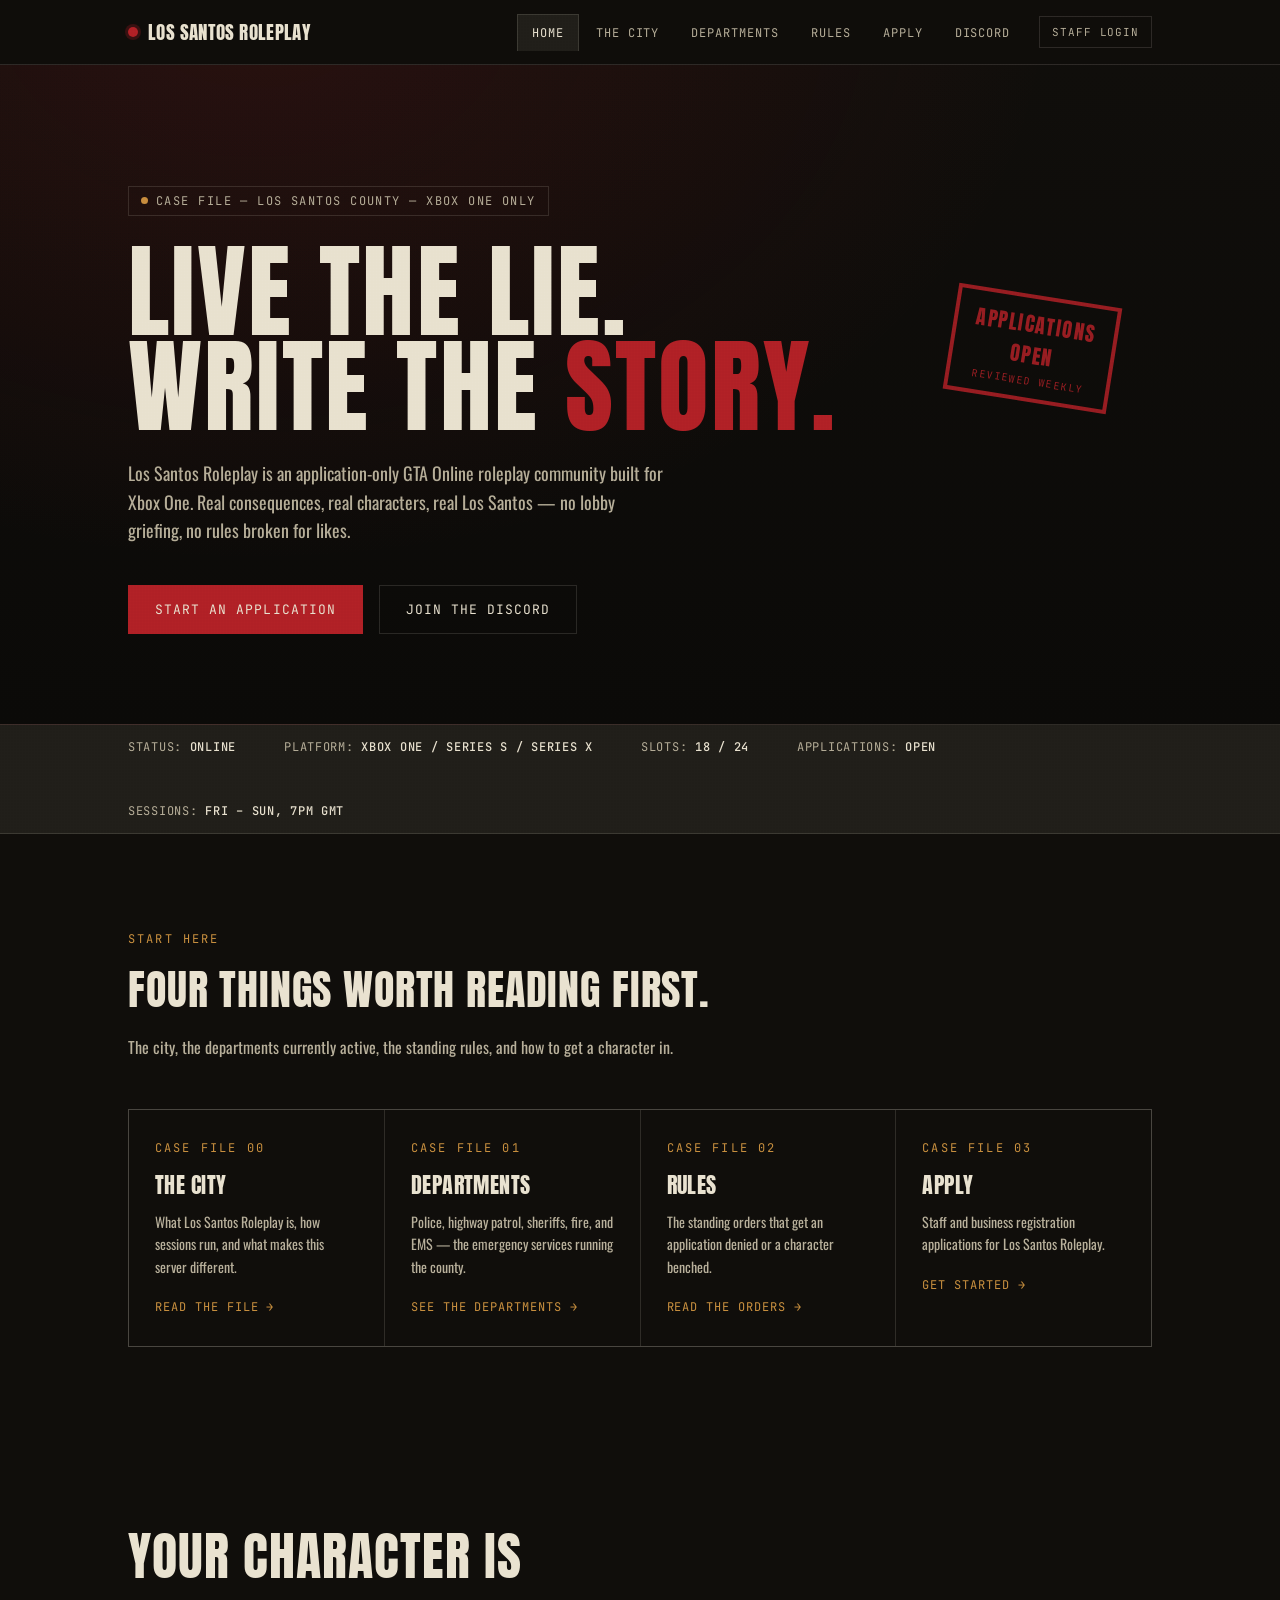
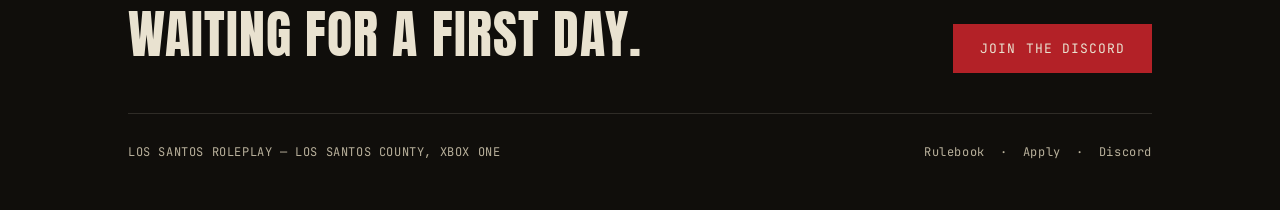
<file: index.html>
<!DOCTYPE html>
<html lang="en">
<head>
<meta charset="UTF-8">
<meta name="viewport" content="width=device-width, initial-scale=1.0">
<title>Los Santos Roleplay — Xbox One GTA RP</title>
<link rel="preconnect" href="https://fonts.googleapis.com">
<link rel="preconnect" href="https://fonts.gstatic.com" crossorigin>
<link href="https://fonts.googleapis.com/css2?family=Anton&family=Oswald:wght@400;500;600;700&family=JetBrains+Mono:wght@400;500;700&display=swap" rel="stylesheet">
<style>

  :root{
    --ink:#100e0b;
    --concrete:#211f1a;
    --concrete-2:#2c2a23;
    --paper:#e9e2d0;
    --paper-dim:#b8b09b;
    --brake:#b32127;
    --brake-dim:#7c1a1e;
    --ochre:#c9903f;
    --olive:#5b5a3f;
    --line: rgba(233,226,208,0.14);
  }
  *{box-sizing:border-box;}
  html{scroll-behavior:smooth;}
  body{
    margin:0;
    background:var(--ink);
    color:var(--paper);
    font-family:'Oswald',sans-serif;
    font-weight:400;
    overflow-x:hidden;
  }
  body::before{
    content:"";
    position:fixed;
    inset:0;
    pointer-events:none;
    z-index:999;
    opacity:0.05;
    background-image:
      repeating-linear-gradient(0deg, #000 0px, transparent 1px, transparent 2px, #000 3px),
      repeating-linear-gradient(90deg, #000 0px, transparent 1px, transparent 2px, #000 3px);
    mix-blend-mode:overlay;
  }
  h1,h2,h3{
    font-family:'Anton',sans-serif;
    font-weight:400;
    text-transform:uppercase;
    letter-spacing:0.02em;
    margin:0;
  }
  .eyebrow{
    font-family:'JetBrains Mono',monospace;
    font-size:12px;
    letter-spacing:0.18em;
    text-transform:uppercase;
    color:var(--ochre);
  }
  a{color:inherit;}
  .wrap{max-width:1080px;margin:0 auto;padding:0 28px;}

  nav{
    position:sticky;top:0;z-index:100;
    background:rgba(16,14,11,0.92);
    backdrop-filter:blur(6px);
    border-bottom:1px solid var(--line);
  }
  .nav-inner{
    max-width:1080px;margin:0 auto;padding:0 28px;
    display:flex;align-items:center;justify-content:space-between;
    height:64px;
  }
  .brand{
    font-family:'Anton',sans-serif;
    font-size:19px;
    letter-spacing:0.02em;
    white-space:nowrap;
    display:flex;align-items:center;gap:10px;
    text-decoration:none;
    color:var(--paper);
  }
  .brand .dot{width:10px;height:10px;background:var(--brake);border-radius:50%;box-shadow:0 0 0 3px rgba(179,33,39,0.25);}
  .tabs{display:flex;gap:2px;}
  .tabs a{
    font-family:'JetBrains Mono',monospace;
    font-size:12px;
    letter-spacing:0.08em;
    text-transform:uppercase;
    text-decoration:none;
    color:var(--paper-dim);
    padding:10px 14px;
    border:1px solid transparent;
    border-bottom:none;
    transition:color .15s ease, border-color .15s ease, background .15s ease;
  }
  .tabs a:hover{color:var(--paper);background:var(--concrete);border-color:var(--line);}
  .tabs a.active{color:var(--paper);border-color:var(--line);background:var(--concrete);}
  .tabs a:focus-visible{outline:2px solid var(--ochre);outline-offset:-2px;}
  @media (max-width:760px){ .tabs{display:none;} }

  .pagehero{
    position:relative;
    padding:80px 0 60px;
    background:
      radial-gradient(ellipse at 20% -10%, rgba(179,33,39,0.16), transparent 55%),
      linear-gradient(180deg, var(--ink) 0%, #0b0a08 100%);
    border-bottom:1px solid var(--line);
  }
  .pagehero h1{font-size:clamp(38px,6vw,64px);line-height:0.95;}
  .pagehero p{max-width:560px;color:var(--paper-dim);font-size:17px;line-height:1.6;margin-top:20px;}

  .hero{
    position:relative;
    padding:120px 0 90px;
    background:
      radial-gradient(ellipse at 20% -10%, rgba(179,33,39,0.16), transparent 55%),
      linear-gradient(180deg, var(--ink) 0%, #0b0a08 100%);
    border-bottom:1px solid var(--line);
  }
  .case-tag{
    display:inline-flex;align-items:center;gap:8px;
    font-family:'JetBrains Mono',monospace;
    font-size:12px;letter-spacing:0.12em;
    color:var(--paper-dim);
    border:1px solid var(--line);
    padding:6px 12px;
    margin-bottom:28px;
  }
  .case-tag .dot{width:7px;height:7px;background:var(--ochre);border-radius:50%;}
  .hero h1{
    font-size:clamp(52px,9vw,104px);
    line-height:0.92;
    color:var(--paper);
  }
  .hero h1 span{color:var(--brake);}
  .hero-sub{
    max-width:540px;
    font-size:18px;
    line-height:1.6;
    color:var(--paper-dim);
    margin:24px 0 40px;
  }
  .cta-row{display:flex;gap:16px;flex-wrap:wrap;align-items:center;}
  .btn{
    font-family:'JetBrains Mono',monospace;
    font-size:13px;letter-spacing:0.08em;text-transform:uppercase;
    text-decoration:none;
    padding:15px 26px;
    display:inline-block;
    border:1px solid var(--line);
    transition:transform .15s ease, background .15s ease, border-color .15s ease;
  }
  .btn-primary{background:var(--brake);border-color:var(--brake);color:var(--paper);}
  .btn-primary:hover{background:var(--brake-dim);transform:translateY(-2px);}
  .btn-ghost{color:var(--paper);}
  .btn-ghost:hover{border-color:var(--ochre);color:var(--ochre);transform:translateY(-2px);}

  .stamp{
    position:absolute;
    right:6%;
    top:110px;
    border:4px solid var(--brake);
    color:var(--brake);
    font-family:'Anton',sans-serif;
    font-size:20px;
    letter-spacing:0.08em;
    padding:10px 18px;
    transform:rotate(9deg);
    opacity:0.85;
    text-align:center;
  }
  .stamp small{display:block;font-family:'JetBrains Mono',monospace;font-size:10px;letter-spacing:0.15em;margin-top:4px;color:var(--brake);}
  @media (max-width:760px){ .stamp{display:none;} }

  .ticker{
    background:var(--concrete);
    border-bottom:1px solid var(--line);
    padding:14px 0;
    font-family:'JetBrains Mono',monospace;
    font-size:12px;
    letter-spacing:0.06em;
    color:var(--paper-dim);
    overflow:hidden;
  }
  .ticker-inner{display:flex;gap:48px;flex-wrap:wrap;}
  .ticker-inner .item{white-space:nowrap;}
  .ticker-inner .item b{color:var(--paper);font-weight:500;}
  .status-on{color:#7fae5b;}

  section{padding:90px 0;border-bottom:1px solid var(--line);}
  section:last-of-type{border-bottom:none;}
  .section-head{margin-bottom:48px;max-width:640px;}
  .section-head h2{font-size:clamp(30px,4vw,42px);margin-top:10px;}
  .section-head p{color:var(--paper-dim);font-size:16px;line-height:1.6;margin-top:14px;}

  .city-grid{display:grid;grid-template-columns:1.1fr 0.9fr;gap:50px;align-items:start;}
  @media (max-width:800px){ .city-grid{grid-template-columns:1fr;} }
  .city-copy p{color:var(--paper-dim);font-size:16px;line-height:1.75;margin:0 0 16px;}
  .redact{background:var(--paper);color:var(--paper);border-radius:2px;}
  .file-card{
    background:var(--concrete);
    border:1px solid var(--line);
    padding:26px;
  }
  .file-card .eyebrow{margin-bottom:14px;display:block;}
  .file-list{list-style:none;margin:0;padding:0;}
  .file-list li{
    display:flex;justify-content:space-between;
    padding:10px 0;
    border-bottom:1px dashed var(--line);
    font-size:14px;
  }
  .file-list li:last-child{border-bottom:none;}
  .file-list li span:last-child{color:var(--ochre);font-family:'JetBrains Mono',monospace;font-size:13px;}

  .faction-grid{display:grid;grid-template-columns:repeat(auto-fit,minmax(230px,1fr));gap:1px;background:var(--line);border:1px solid var(--line);}
  .faction-card{
    background:var(--ink);
    padding:28px 24px;
    transition:background .2s ease;
  }
  .faction-card:hover{background:var(--concrete);}
  .faction-card .tag{
    font-family:'JetBrains Mono',monospace;font-size:11px;letter-spacing:0.1em;
    color:var(--brake);text-transform:uppercase;margin-bottom:10px;display:block;
  }
  .faction-card h3{font-size:24px;margin-bottom:10px;}
  .faction-card p{color:var(--paper-dim);font-size:14px;line-height:1.6;margin:0;}

  .rules-list{display:flex;flex-direction:column;gap:1px;background:var(--line);border:1px solid var(--line);}
  .rule-row{
    background:var(--ink);
    display:grid;grid-template-columns:64px 1fr;gap:20px;
    padding:22px 26px;
  }
  .rule-row .num{font-family:'Anton',sans-serif;font-size:28px;color:var(--olive);}
  .rule-row h3{font-size:17px;text-transform:none;font-family:'Oswald',sans-serif;font-weight:600;letter-spacing:0;margin-bottom:6px;}
  .rule-row p{color:var(--paper-dim);font-size:14px;line-height:1.6;margin:0;}
  .rule-row.rule-simple{align-items:center;}
  .rule-row.rule-simple p{color:var(--paper);font-size:15px;line-height:1.6;}
  .rules-note{margin-top:20px;color:var(--paper-dim);font-size:13px;font-family:'JetBrains Mono',monospace;}

  .steps{display:grid;grid-template-columns:repeat(4,1fr);gap:24px;}
  @media (max-width:820px){ .steps{grid-template-columns:1fr 1fr;} }
  @media (max-width:520px){ .steps{grid-template-columns:1fr;} }
  .step{border:1px solid var(--line);padding:24px 20px;background:var(--concrete);}
  .step .n{font-family:'JetBrains Mono',monospace;color:var(--ochre);font-size:12px;letter-spacing:0.1em;margin-bottom:12px;}
  .step h3{font-size:18px;text-transform:none;font-family:'Oswald',sans-serif;font-weight:600;letter-spacing:0;margin-bottom:8px;}
  .step p{color:var(--paper-dim);font-size:14px;line-height:1.55;margin:0;}

  .teaser-grid{display:grid;grid-template-columns:repeat(auto-fit,minmax(220px,1fr));gap:1px;background:var(--line);border:1px solid var(--line);}
  .teaser-card{
    background:var(--ink);
    padding:30px 26px;
    text-decoration:none;
    color:var(--paper);
    display:block;
    transition:background .2s ease;
  }
  .teaser-card:hover{background:var(--concrete);}
  .teaser-card .eyebrow{display:block;margin-bottom:12px;}
  .teaser-card h3{font-size:22px;margin-bottom:10px;}
  .teaser-card p{color:var(--paper-dim);font-size:14px;line-height:1.6;margin:0 0 14px;}
  .teaser-card .go{font-family:'JetBrains Mono',monospace;font-size:12px;letter-spacing:0.08em;color:var(--ochre);text-transform:uppercase;}

  .discord-card{
    background:var(--concrete);
    border:1px solid var(--line);
    padding:40px;
    display:flex;justify-content:space-between;align-items:center;flex-wrap:wrap;gap:24px;
  }
  .discord-card h3{font-size:26px;margin-bottom:10px;}
  .discord-card p{color:var(--paper-dim);font-size:15px;max-width:420px;margin:0;}

  footer{padding:80px 0 50px;}
  .connect{
    display:flex;justify-content:space-between;align-items:flex-end;flex-wrap:wrap;gap:32px;
    padding-bottom:40px;border-bottom:1px solid var(--line);margin-bottom:30px;
  }
  .connect h2{font-size:clamp(30px,5vw,52px);max-width:520px;}
  .foot-meta{
    display:flex;justify-content:space-between;flex-wrap:wrap;gap:16px;
    font-family:'JetBrains Mono',monospace;font-size:12px;color:var(--paper-dim);letter-spacing:0.05em;
  }
  .foot-meta a{text-decoration:none;color:var(--paper-dim);}
  .foot-meta a:hover{color:var(--brake);}

  /* Staff nav link */
  .nav-right{display:flex;align-items:center;}
  .staff-link{
    font-family:'JetBrains Mono',monospace;
    font-size:11px;letter-spacing:0.08em;text-transform:uppercase;
    color:var(--paper-dim);
    text-decoration:none;
    border:1px solid var(--line);
    padding:8px 12px;
    margin-left:14px;
    transition:color .15s ease, border-color .15s ease;
    white-space:nowrap;
  }
  .staff-link:hover, .staff-link.active{color:var(--ochre);border-color:var(--ochre);}

  /* Forms */
  .form-grid{display:grid;grid-template-columns:repeat(auto-fit,minmax(340px,1fr));gap:1px;background:var(--line);border:1px solid var(--line);}
  .form-card{background:var(--ink);padding:32px 28px;}
  .form-card h3{font-size:22px;margin-bottom:6px;}
  .form-card .form-desc{color:var(--paper-dim);font-size:14px;line-height:1.5;margin:0 0 24px;}
  .field{margin-bottom:18px;}
  .field label{
    display:block;font-family:'JetBrains Mono',monospace;font-size:11px;
    letter-spacing:0.08em;text-transform:uppercase;color:var(--paper-dim);margin-bottom:8px;
  }
  .field input, .field textarea, .field select{
    width:100%;background:var(--concrete);border:1px solid var(--line);
    color:var(--paper);font-family:'Oswald',sans-serif;font-size:15px;
    padding:11px 13px;border-radius:0;
  }
  .field input:focus, .field textarea:focus, .field select:focus{outline:none;border-color:var(--ochre);}
  .field textarea{resize:vertical;min-height:90px;}
  .form-msg{
    font-family:'JetBrains Mono',monospace;font-size:12px;letter-spacing:0.05em;
    margin-top:14px;min-height:16px;
  }
  .form-msg.ok{color:#7fae5b;}
  .form-msg.err{color:var(--brake);}
  .form-submit{width:100%;text-align:center;cursor:pointer;background:var(--brake);border:1px solid var(--brake);color:var(--paper);
    font-family:'JetBrains Mono',monospace;font-size:13px;letter-spacing:0.08em;text-transform:uppercase;
    padding:14px 20px;transition:background .15s ease;}
  .form-submit:hover{background:var(--brake-dim);}
  .form-submit:disabled{opacity:0.5;cursor:not-allowed;}

  /* Login card */
  .login-wrap{display:flex;justify-content:center;padding:40px 0;}
  .login-card{
    width:100%;max-width:380px;background:var(--concrete);border:1px solid var(--line);padding:36px 32px;
  }
  .login-card h2{font-size:24px;margin-bottom:24px;}

  /* Staff dashboard */
  .dash-head{display:flex;justify-content:space-between;align-items:center;flex-wrap:wrap;gap:16px;margin-bottom:36px;}
  .dash-head .who{font-family:'JetBrains Mono',monospace;font-size:12px;color:var(--paper-dim);margin-top:8px;}
  .btn-signout{
    font-family:'JetBrains Mono',monospace;font-size:12px;letter-spacing:0.08em;text-transform:uppercase;
    background:transparent;border:1px solid var(--line);color:var(--paper);padding:10px 16px;cursor:pointer;
  }
  .btn-signout:hover{border-color:var(--brake);color:var(--brake);}
  .app-table{width:100%;border-collapse:collapse;margin-bottom:12px;}
  .app-table th{
    text-align:left;font-family:'JetBrains Mono',monospace;font-size:11px;letter-spacing:0.08em;text-transform:uppercase;
    color:var(--paper-dim);border-bottom:1px solid var(--line);padding:10px 12px;
  }
  .app-table td{border-bottom:1px solid var(--line);padding:12px;font-size:14px;vertical-align:top;}
  .app-table select{
    background:var(--concrete);color:var(--paper);border:1px solid var(--line);font-family:'JetBrains Mono',monospace;
    font-size:12px;padding:6px 8px;
  }
  .empty-note{color:var(--paper-dim);font-family:'JetBrains Mono',monospace;font-size:13px;padding:20px 0;}

  ::selection{background:var(--brake);color:var(--paper);}

</style>

</head>
<body>

<nav>
  <div class="nav-inner">
    <a class="brand" href="home.html"><span class="dot"></span>LOS SANTOS ROLEPLAY</a>
    <div class="nav-right">
      <div class="tabs">
        <a href="home.html" class="active">Home</a><a href="city.html">The City</a><a href="departments.html">Departments</a><a href="rules.html">Rules</a><a href="apply.html">Apply</a><a href="discord.html">Discord</a>
      </div>
      <a class="staff-link" href="login.html">Staff Login</a>
    </div>
  </div>
</nav>

<header class="hero">
  <div class="wrap" style="position:relative;">
    <div class="case-tag"><span class="dot"></span>CASE FILE — LOS SANTOS COUNTY — XBOX ONE ONLY</div>
    <h1>LIVE THE LIE.<br>WRITE THE <span>STORY.</span></h1>
    <p class="hero-sub">Los Santos Roleplay is an application-only GTA Online roleplay community built for Xbox One. Real consequences, real characters, real Los Santos — no lobby griefing, no rules broken for likes.</p>
    <div class="cta-row">
      <a class="btn btn-primary" href="apply.html">Start an application</a>
      <a class="btn btn-ghost" href="discord.html">Join the Discord</a>
    </div>
    <div class="stamp">APPLICATIONS<br>OPEN<small>REVIEWED WEEKLY</small></div>
  </div>
</header>

<div class="ticker">
  <div class="wrap ticker-inner">
    <span class="item">STATUS: <b class="status-on">ONLINE</b></span>
    <span class="item">PLATFORM: <b>XBOX ONE / SERIES S / SERIES X</b></span>
    <span class="item">SLOTS: <b>18 / 24</b></span>
    <span class="item">APPLICATIONS: <b>OPEN</b></span>
    <span class="item">SESSIONS: <b>FRI – SUN, 7PM GMT</b></span>
  </div>
</div>

<section>
  <div class="wrap">
    <div class="section-head">
      <span class="eyebrow">Start here</span>
      <h2>Four things worth reading first.</h2>
      <p>The city, the departments currently active, the standing rules, and how to get a character in.</p>
    </div>
    <div class="teaser-grid">
      <a class="teaser-card" href="city.html">
        <span class="eyebrow">Case file 00</span>
        <h3>The City</h3>
        <p>What Los Santos Roleplay is, how sessions run, and what makes this server different.</p>
        <span class="go">Read the file →</span>
      </a>
      <a class="teaser-card" href="departments.html">
        <span class="eyebrow">Case file 01</span>
        <h3>Departments</h3>
        <p>Police, highway patrol, sheriffs, fire, and EMS — the emergency services running the county.</p>
        <span class="go">See the departments →</span>
      </a>
      <a class="teaser-card" href="rules.html">
        <span class="eyebrow">Case file 02</span>
        <h3>Rules</h3>
        <p>The standing orders that get an application denied or a character benched.</p>
        <span class="go">Read the orders →</span>
      </a>
      <a class="teaser-card" href="apply.html">
        <span class="eyebrow">Case file 03</span>
        <h3>Apply</h3>
        <p>Staff and business registration applications for Los Santos Roleplay.</p>
        <span class="go">Get started →</span>
      </a>
    </div>
  </div>
</section>

<footer>
  <div class="wrap">
    <div class="connect">
      <h2>Your character is<br>waiting for a first day.</h2>
      <a class="btn btn-primary" href="discord.html">Join the Discord</a>
    </div>
    <div class="foot-meta">
      <span>LOS SANTOS ROLEPLAY — LOS SANTOS COUNTY, XBOX ONE</span>
      <span><a href="rules.html">Rulebook</a> &nbsp;·&nbsp; <a href="apply.html">Apply</a> &nbsp;·&nbsp; <a href="discord.html">Discord</a></span>
    </div>
  </div>
</footer>

</body>
</html>
</file>
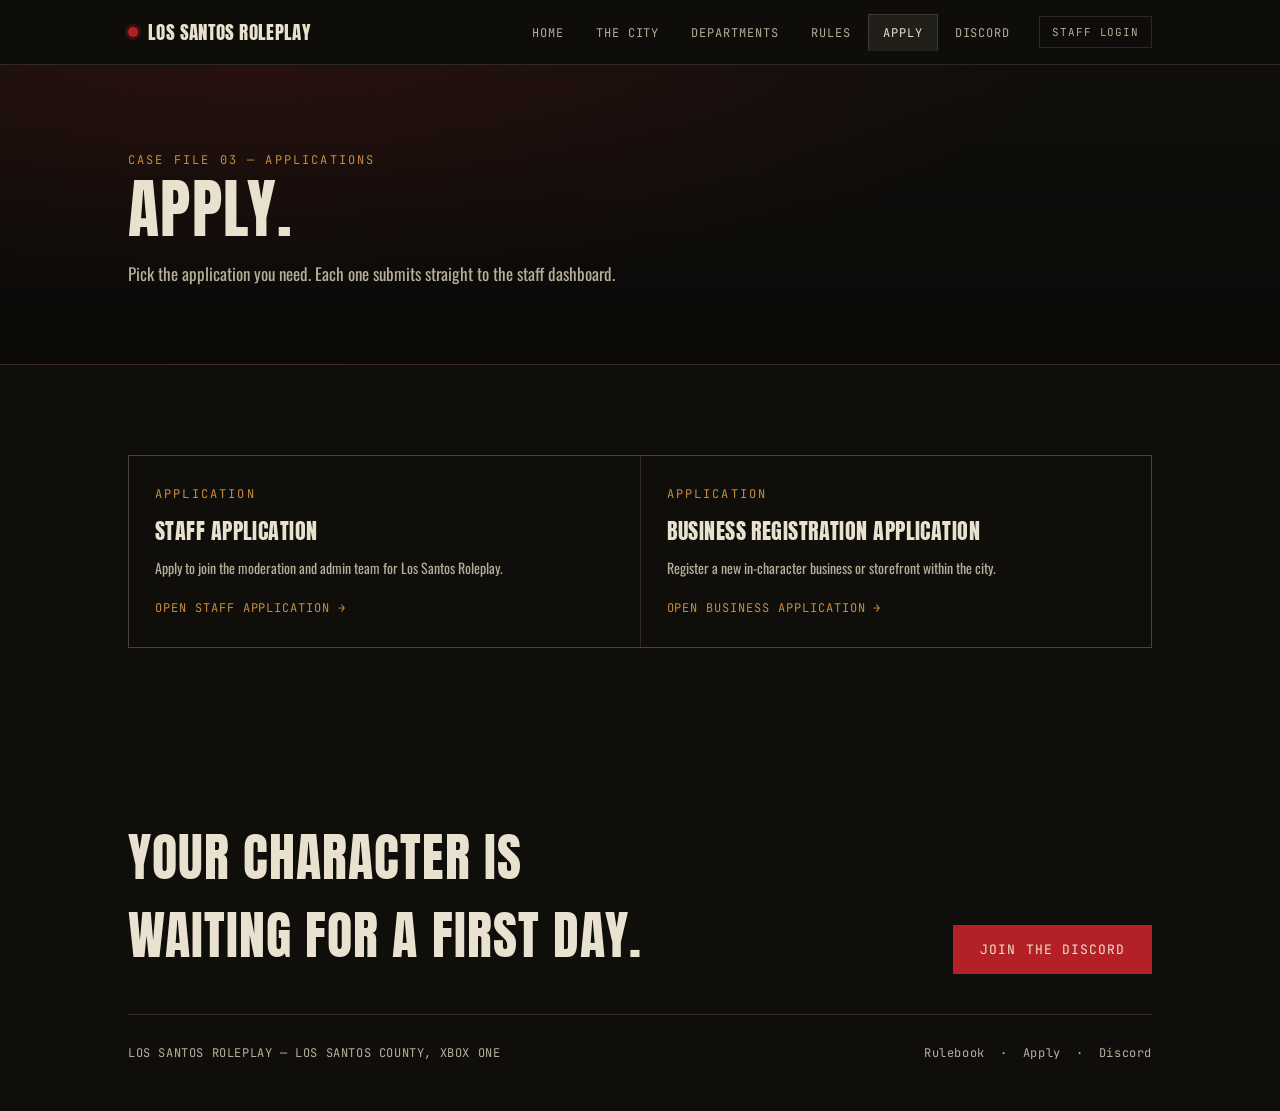
<file: apply.html>
<!DOCTYPE html>
<html lang="en">
<head>
<meta charset="UTF-8">
<meta name="viewport" content="width=device-width, initial-scale=1.0">
<title>Apply — Los Santos Roleplay</title>
<link rel="preconnect" href="https://fonts.googleapis.com">
<link rel="preconnect" href="https://fonts.gstatic.com" crossorigin>
<link href="https://fonts.googleapis.com/css2?family=Anton&family=Oswald:wght@400;500;600;700&family=JetBrains+Mono:wght@400;500;700&display=swap" rel="stylesheet">
<style>

  :root{
    --ink:#100e0b;
    --concrete:#211f1a;
    --concrete-2:#2c2a23;
    --paper:#e9e2d0;
    --paper-dim:#b8b09b;
    --brake:#b32127;
    --brake-dim:#7c1a1e;
    --ochre:#c9903f;
    --olive:#5b5a3f;
    --line: rgba(233,226,208,0.14);
  }
  *{box-sizing:border-box;}
  html{scroll-behavior:smooth;}
  body{
    margin:0;
    background:var(--ink);
    color:var(--paper);
    font-family:'Oswald',sans-serif;
    font-weight:400;
    overflow-x:hidden;
  }
  body::before{
    content:"";
    position:fixed;
    inset:0;
    pointer-events:none;
    z-index:999;
    opacity:0.05;
    background-image:
      repeating-linear-gradient(0deg, #000 0px, transparent 1px, transparent 2px, #000 3px),
      repeating-linear-gradient(90deg, #000 0px, transparent 1px, transparent 2px, #000 3px);
    mix-blend-mode:overlay;
  }
  h1,h2,h3{
    font-family:'Anton',sans-serif;
    font-weight:400;
    text-transform:uppercase;
    letter-spacing:0.02em;
    margin:0;
  }
  .eyebrow{
    font-family:'JetBrains Mono',monospace;
    font-size:12px;
    letter-spacing:0.18em;
    text-transform:uppercase;
    color:var(--ochre);
  }
  a{color:inherit;}
  .wrap{max-width:1080px;margin:0 auto;padding:0 28px;}

  nav{
    position:sticky;top:0;z-index:100;
    background:rgba(16,14,11,0.92);
    backdrop-filter:blur(6px);
    border-bottom:1px solid var(--line);
  }
  .nav-inner{
    max-width:1080px;margin:0 auto;padding:0 28px;
    display:flex;align-items:center;justify-content:space-between;
    height:64px;
  }
  .brand{
    font-family:'Anton',sans-serif;
    font-size:19px;
    letter-spacing:0.02em;
    white-space:nowrap;
    display:flex;align-items:center;gap:10px;
    text-decoration:none;
    color:var(--paper);
  }
  .brand .dot{width:10px;height:10px;background:var(--brake);border-radius:50%;box-shadow:0 0 0 3px rgba(179,33,39,0.25);}
  .tabs{display:flex;gap:2px;}
  .tabs a{
    font-family:'JetBrains Mono',monospace;
    font-size:12px;
    letter-spacing:0.08em;
    text-transform:uppercase;
    text-decoration:none;
    color:var(--paper-dim);
    padding:10px 14px;
    border:1px solid transparent;
    border-bottom:none;
    transition:color .15s ease, border-color .15s ease, background .15s ease;
  }
  .tabs a:hover{color:var(--paper);background:var(--concrete);border-color:var(--line);}
  .tabs a.active{color:var(--paper);border-color:var(--line);background:var(--concrete);}
  .tabs a:focus-visible{outline:2px solid var(--ochre);outline-offset:-2px;}
  @media (max-width:760px){ .tabs{display:none;} }

  .pagehero{
    position:relative;
    padding:80px 0 60px;
    background:
      radial-gradient(ellipse at 20% -10%, rgba(179,33,39,0.16), transparent 55%),
      linear-gradient(180deg, var(--ink) 0%, #0b0a08 100%);
    border-bottom:1px solid var(--line);
  }
  .pagehero h1{font-size:clamp(38px,6vw,64px);line-height:0.95;}
  .pagehero p{max-width:560px;color:var(--paper-dim);font-size:17px;line-height:1.6;margin-top:20px;}

  .hero{
    position:relative;
    padding:120px 0 90px;
    background:
      radial-gradient(ellipse at 20% -10%, rgba(179,33,39,0.16), transparent 55%),
      linear-gradient(180deg, var(--ink) 0%, #0b0a08 100%);
    border-bottom:1px solid var(--line);
  }
  .case-tag{
    display:inline-flex;align-items:center;gap:8px;
    font-family:'JetBrains Mono',monospace;
    font-size:12px;letter-spacing:0.12em;
    color:var(--paper-dim);
    border:1px solid var(--line);
    padding:6px 12px;
    margin-bottom:28px;
  }
  .case-tag .dot{width:7px;height:7px;background:var(--ochre);border-radius:50%;}
  .hero h1{
    font-size:clamp(52px,9vw,104px);
    line-height:0.92;
    color:var(--paper);
  }
  .hero h1 span{color:var(--brake);}
  .hero-sub{
    max-width:540px;
    font-size:18px;
    line-height:1.6;
    color:var(--paper-dim);
    margin:24px 0 40px;
  }
  .cta-row{display:flex;gap:16px;flex-wrap:wrap;align-items:center;}
  .btn{
    font-family:'JetBrains Mono',monospace;
    font-size:13px;letter-spacing:0.08em;text-transform:uppercase;
    text-decoration:none;
    padding:15px 26px;
    display:inline-block;
    border:1px solid var(--line);
    transition:transform .15s ease, background .15s ease, border-color .15s ease;
  }
  .btn-primary{background:var(--brake);border-color:var(--brake);color:var(--paper);}
  .btn-primary:hover{background:var(--brake-dim);transform:translateY(-2px);}
  .btn-ghost{color:var(--paper);}
  .btn-ghost:hover{border-color:var(--ochre);color:var(--ochre);transform:translateY(-2px);}

  .stamp{
    position:absolute;
    right:6%;
    top:110px;
    border:4px solid var(--brake);
    color:var(--brake);
    font-family:'Anton',sans-serif;
    font-size:20px;
    letter-spacing:0.08em;
    padding:10px 18px;
    transform:rotate(9deg);
    opacity:0.85;
    text-align:center;
  }
  .stamp small{display:block;font-family:'JetBrains Mono',monospace;font-size:10px;letter-spacing:0.15em;margin-top:4px;color:var(--brake);}
  @media (max-width:760px){ .stamp{display:none;} }

  .ticker{
    background:var(--concrete);
    border-bottom:1px solid var(--line);
    padding:14px 0;
    font-family:'JetBrains Mono',monospace;
    font-size:12px;
    letter-spacing:0.06em;
    color:var(--paper-dim);
    overflow:hidden;
  }
  .ticker-inner{display:flex;gap:48px;flex-wrap:wrap;}
  .ticker-inner .item{white-space:nowrap;}
  .ticker-inner .item b{color:var(--paper);font-weight:500;}
  .status-on{color:#7fae5b;}

  section{padding:90px 0;border-bottom:1px solid var(--line);}
  section:last-of-type{border-bottom:none;}
  .section-head{margin-bottom:48px;max-width:640px;}
  .section-head h2{font-size:clamp(30px,4vw,42px);margin-top:10px;}
  .section-head p{color:var(--paper-dim);font-size:16px;line-height:1.6;margin-top:14px;}

  .city-grid{display:grid;grid-template-columns:1.1fr 0.9fr;gap:50px;align-items:start;}
  @media (max-width:800px){ .city-grid{grid-template-columns:1fr;} }
  .city-copy p{color:var(--paper-dim);font-size:16px;line-height:1.75;margin:0 0 16px;}
  .redact{background:var(--paper);color:var(--paper);border-radius:2px;}
  .file-card{
    background:var(--concrete);
    border:1px solid var(--line);
    padding:26px;
  }
  .file-card .eyebrow{margin-bottom:14px;display:block;}
  .file-list{list-style:none;margin:0;padding:0;}
  .file-list li{
    display:flex;justify-content:space-between;
    padding:10px 0;
    border-bottom:1px dashed var(--line);
    font-size:14px;
  }
  .file-list li:last-child{border-bottom:none;}
  .file-list li span:last-child{color:var(--ochre);font-family:'JetBrains Mono',monospace;font-size:13px;}

  .faction-grid{display:grid;grid-template-columns:repeat(auto-fit,minmax(230px,1fr));gap:1px;background:var(--line);border:1px solid var(--line);}
  .faction-card{
    background:var(--ink);
    padding:28px 24px;
    transition:background .2s ease;
  }
  .faction-card:hover{background:var(--concrete);}
  .faction-card .tag{
    font-family:'JetBrains Mono',monospace;font-size:11px;letter-spacing:0.1em;
    color:var(--brake);text-transform:uppercase;margin-bottom:10px;display:block;
  }
  .faction-card h3{font-size:24px;margin-bottom:10px;}
  .faction-card p{color:var(--paper-dim);font-size:14px;line-height:1.6;margin:0;}

  .rules-list{display:flex;flex-direction:column;gap:1px;background:var(--line);border:1px solid var(--line);}
  .rule-row{
    background:var(--ink);
    display:grid;grid-template-columns:64px 1fr;gap:20px;
    padding:22px 26px;
  }
  .rule-row .num{font-family:'Anton',sans-serif;font-size:28px;color:var(--olive);}
  .rule-row h3{font-size:17px;text-transform:none;font-family:'Oswald',sans-serif;font-weight:600;letter-spacing:0;margin-bottom:6px;}
  .rule-row p{color:var(--paper-dim);font-size:14px;line-height:1.6;margin:0;}
  .rule-row.rule-simple{align-items:center;}
  .rule-row.rule-simple p{color:var(--paper);font-size:15px;line-height:1.6;}
  .rules-note{margin-top:20px;color:var(--paper-dim);font-size:13px;font-family:'JetBrains Mono',monospace;}

  .steps{display:grid;grid-template-columns:repeat(4,1fr);gap:24px;}
  @media (max-width:820px){ .steps{grid-template-columns:1fr 1fr;} }
  @media (max-width:520px){ .steps{grid-template-columns:1fr;} }
  .step{border:1px solid var(--line);padding:24px 20px;background:var(--concrete);}
  .step .n{font-family:'JetBrains Mono',monospace;color:var(--ochre);font-size:12px;letter-spacing:0.1em;margin-bottom:12px;}
  .step h3{font-size:18px;text-transform:none;font-family:'Oswald',sans-serif;font-weight:600;letter-spacing:0;margin-bottom:8px;}
  .step p{color:var(--paper-dim);font-size:14px;line-height:1.55;margin:0;}

  .teaser-grid{display:grid;grid-template-columns:repeat(auto-fit,minmax(220px,1fr));gap:1px;background:var(--line);border:1px solid var(--line);}
  .teaser-card{
    background:var(--ink);
    padding:30px 26px;
    text-decoration:none;
    color:var(--paper);
    display:block;
    transition:background .2s ease;
  }
  .teaser-card:hover{background:var(--concrete);}
  .teaser-card .eyebrow{display:block;margin-bottom:12px;}
  .teaser-card h3{font-size:22px;margin-bottom:10px;}
  .teaser-card p{color:var(--paper-dim);font-size:14px;line-height:1.6;margin:0 0 14px;}
  .teaser-card .go{font-family:'JetBrains Mono',monospace;font-size:12px;letter-spacing:0.08em;color:var(--ochre);text-transform:uppercase;}

  .discord-card{
    background:var(--concrete);
    border:1px solid var(--line);
    padding:40px;
    display:flex;justify-content:space-between;align-items:center;flex-wrap:wrap;gap:24px;
  }
  .discord-card h3{font-size:26px;margin-bottom:10px;}
  .discord-card p{color:var(--paper-dim);font-size:15px;max-width:420px;margin:0;}

  footer{padding:80px 0 50px;}
  .connect{
    display:flex;justify-content:space-between;align-items:flex-end;flex-wrap:wrap;gap:32px;
    padding-bottom:40px;border-bottom:1px solid var(--line);margin-bottom:30px;
  }
  .connect h2{font-size:clamp(30px,5vw,52px);max-width:520px;}
  .foot-meta{
    display:flex;justify-content:space-between;flex-wrap:wrap;gap:16px;
    font-family:'JetBrains Mono',monospace;font-size:12px;color:var(--paper-dim);letter-spacing:0.05em;
  }
  .foot-meta a{text-decoration:none;color:var(--paper-dim);}
  .foot-meta a:hover{color:var(--brake);}

  /* Staff nav link */
  .nav-right{display:flex;align-items:center;}
  .staff-link{
    font-family:'JetBrains Mono',monospace;
    font-size:11px;letter-spacing:0.08em;text-transform:uppercase;
    color:var(--paper-dim);
    text-decoration:none;
    border:1px solid var(--line);
    padding:8px 12px;
    margin-left:14px;
    transition:color .15s ease, border-color .15s ease;
    white-space:nowrap;
  }
  .staff-link:hover, .staff-link.active{color:var(--ochre);border-color:var(--ochre);}

  /* Forms */
  .form-grid{display:grid;grid-template-columns:repeat(auto-fit,minmax(340px,1fr));gap:1px;background:var(--line);border:1px solid var(--line);}
  .form-card{background:var(--ink);padding:32px 28px;}
  .form-card h3{font-size:22px;margin-bottom:6px;}
  .form-card .form-desc{color:var(--paper-dim);font-size:14px;line-height:1.5;margin:0 0 24px;}
  .field{margin-bottom:18px;}
  .field label{
    display:block;font-family:'JetBrains Mono',monospace;font-size:11px;
    letter-spacing:0.08em;text-transform:uppercase;color:var(--paper-dim);margin-bottom:8px;
  }
  .field input, .field textarea, .field select{
    width:100%;background:var(--concrete);border:1px solid var(--line);
    color:var(--paper);font-family:'Oswald',sans-serif;font-size:15px;
    padding:11px 13px;border-radius:0;
  }
  .field input:focus, .field textarea:focus, .field select:focus{outline:none;border-color:var(--ochre);}
  .field textarea{resize:vertical;min-height:90px;}
  .form-msg{
    font-family:'JetBrains Mono',monospace;font-size:12px;letter-spacing:0.05em;
    margin-top:14px;min-height:16px;
  }
  .form-msg.ok{color:#7fae5b;}
  .form-msg.err{color:var(--brake);}
  .form-submit{width:100%;text-align:center;cursor:pointer;background:var(--brake);border:1px solid var(--brake);color:var(--paper);
    font-family:'JetBrains Mono',monospace;font-size:13px;letter-spacing:0.08em;text-transform:uppercase;
    padding:14px 20px;transition:background .15s ease;}
  .form-submit:hover{background:var(--brake-dim);}
  .form-submit:disabled{opacity:0.5;cursor:not-allowed;}

  /* Login card */
  .login-wrap{display:flex;justify-content:center;padding:40px 0;}
  .login-card{
    width:100%;max-width:380px;background:var(--concrete);border:1px solid var(--line);padding:36px 32px;
  }
  .login-card h2{font-size:24px;margin-bottom:24px;}

  /* Staff dashboard */
  .dash-head{display:flex;justify-content:space-between;align-items:center;flex-wrap:wrap;gap:16px;margin-bottom:36px;}
  .dash-head .who{font-family:'JetBrains Mono',monospace;font-size:12px;color:var(--paper-dim);margin-top:8px;}
  .btn-signout{
    font-family:'JetBrains Mono',monospace;font-size:12px;letter-spacing:0.08em;text-transform:uppercase;
    background:transparent;border:1px solid var(--line);color:var(--paper);padding:10px 16px;cursor:pointer;
  }
  .btn-signout:hover{border-color:var(--brake);color:var(--brake);}
  .app-table{width:100%;border-collapse:collapse;margin-bottom:12px;}
  .app-table th{
    text-align:left;font-family:'JetBrains Mono',monospace;font-size:11px;letter-spacing:0.08em;text-transform:uppercase;
    color:var(--paper-dim);border-bottom:1px solid var(--line);padding:10px 12px;
  }
  .app-table td{border-bottom:1px solid var(--line);padding:12px;font-size:14px;vertical-align:top;}
  .app-table select{
    background:var(--concrete);color:var(--paper);border:1px solid var(--line);font-family:'JetBrains Mono',monospace;
    font-size:12px;padding:6px 8px;
  }
  .empty-note{color:var(--paper-dim);font-family:'JetBrains Mono',monospace;font-size:13px;padding:20px 0;}

  ::selection{background:var(--brake);color:var(--paper);}

</style>

</head>
<body>

<nav>
  <div class="nav-inner">
    <a class="brand" href="home.html"><span class="dot"></span>LOS SANTOS ROLEPLAY</a>
    <div class="nav-right">
      <div class="tabs">
        <a href="home.html">Home</a><a href="city.html">The City</a><a href="departments.html">Departments</a><a href="rules.html">Rules</a><a href="apply.html" class="active">Apply</a><a href="discord.html">Discord</a>
      </div>
      <a class="staff-link" href="login.html">Staff Login</a>
    </div>
  </div>
</nav>

<header class="pagehero">
  <div class="wrap">
    <span class="eyebrow">Case file 03 — applications</span>
    <h1 style="margin-top:10px;">Apply.</h1>
    <p>Pick the application you need. Each one submits straight to the staff dashboard.</p>
  </div>
</header>

<section style="border-bottom:none;">
  <div class="wrap">
    <div class="teaser-grid">
      <a class="teaser-card" href="staff-application.html">
        <span class="eyebrow">Application</span>
        <h3>Staff Application</h3>
        <p>Apply to join the moderation and admin team for Los Santos Roleplay.</p>
        <span class="go">Open staff application →</span>
      </a>
      <a class="teaser-card" href="business-application.html">
        <span class="eyebrow">Application</span>
        <h3>Business Registration Application</h3>
        <p>Register a new in-character business or storefront within the city.</p>
        <span class="go">Open business application →</span>
      </a>
    </div>
  </div>
</section>

<footer>
  <div class="wrap">
    <div class="connect">
      <h2>Your character is<br>waiting for a first day.</h2>
      <a class="btn btn-primary" href="discord.html">Join the Discord</a>
    </div>
    <div class="foot-meta">
      <span>LOS SANTOS ROLEPLAY — LOS SANTOS COUNTY, XBOX ONE</span>
      <span><a href="rules.html">Rulebook</a> &nbsp;·&nbsp; <a href="apply.html">Apply</a> &nbsp;·&nbsp; <a href="discord.html">Discord</a></span>
    </div>
  </div>
</footer>

</body>
</html>
</file>
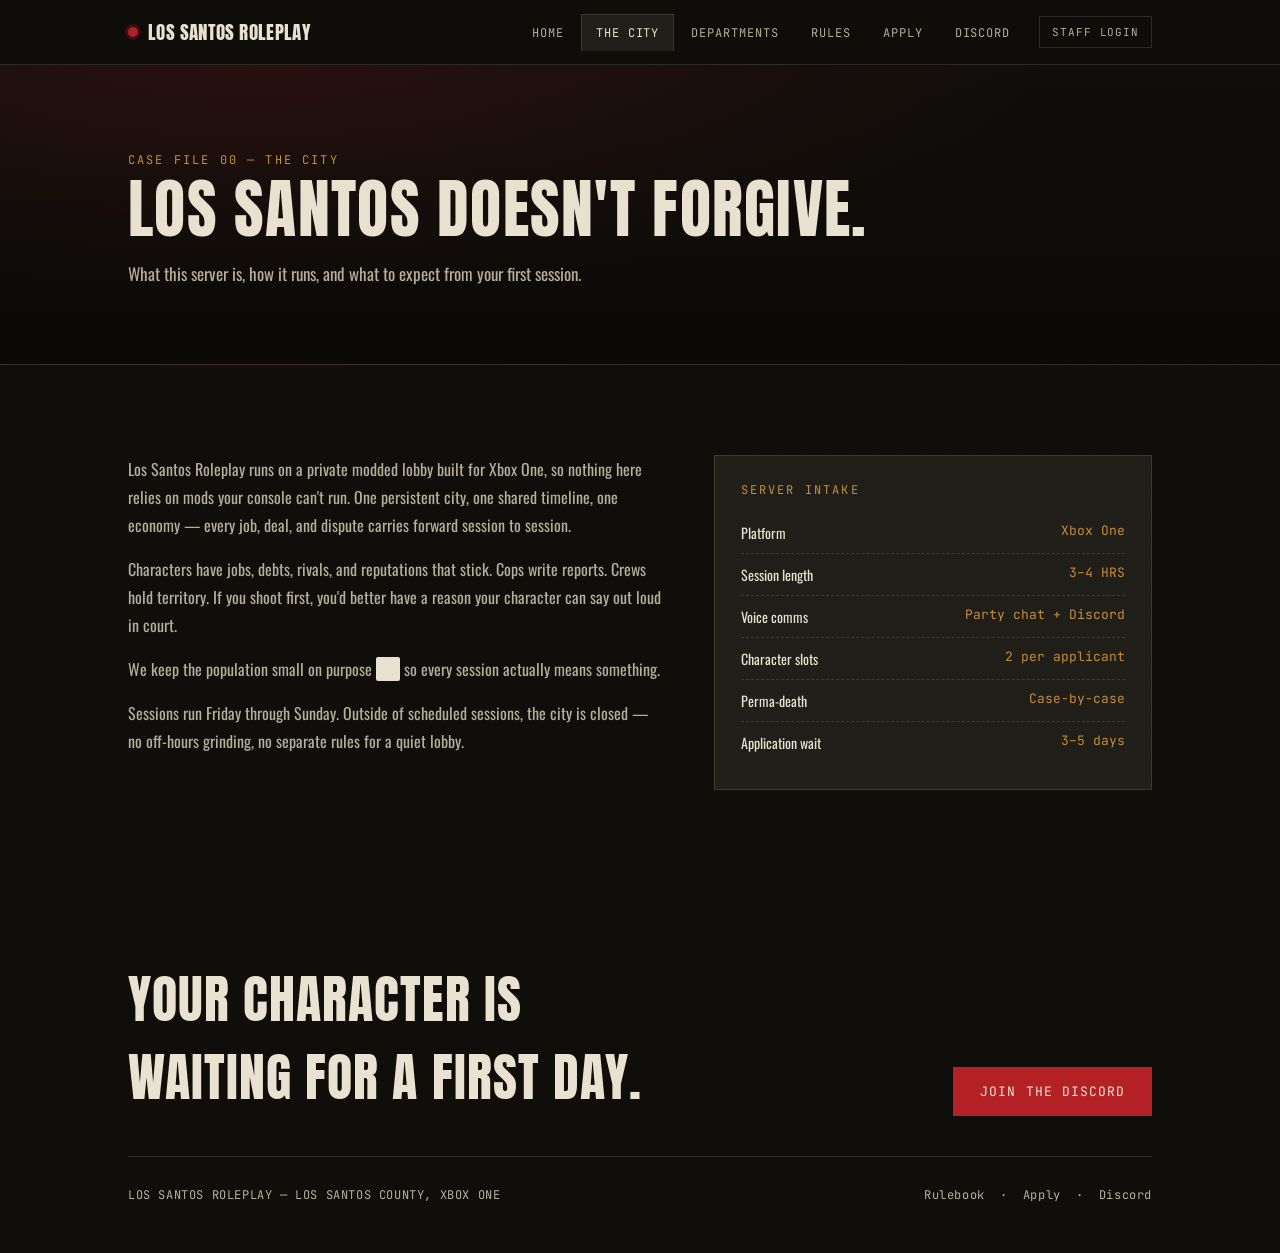
<file: city.html>
<!DOCTYPE html>
<html lang="en">
<head>
<meta charset="UTF-8">
<meta name="viewport" content="width=device-width, initial-scale=1.0">
<title>The City — Los Santos Roleplay</title>
<link rel="preconnect" href="https://fonts.googleapis.com">
<link rel="preconnect" href="https://fonts.gstatic.com" crossorigin>
<link href="https://fonts.googleapis.com/css2?family=Anton&family=Oswald:wght@400;500;600;700&family=JetBrains+Mono:wght@400;500;700&display=swap" rel="stylesheet">
<style>

  :root{
    --ink:#100e0b;
    --concrete:#211f1a;
    --concrete-2:#2c2a23;
    --paper:#e9e2d0;
    --paper-dim:#b8b09b;
    --brake:#b32127;
    --brake-dim:#7c1a1e;
    --ochre:#c9903f;
    --olive:#5b5a3f;
    --line: rgba(233,226,208,0.14);
  }
  *{box-sizing:border-box;}
  html{scroll-behavior:smooth;}
  body{
    margin:0;
    background:var(--ink);
    color:var(--paper);
    font-family:'Oswald',sans-serif;
    font-weight:400;
    overflow-x:hidden;
  }
  body::before{
    content:"";
    position:fixed;
    inset:0;
    pointer-events:none;
    z-index:999;
    opacity:0.05;
    background-image:
      repeating-linear-gradient(0deg, #000 0px, transparent 1px, transparent 2px, #000 3px),
      repeating-linear-gradient(90deg, #000 0px, transparent 1px, transparent 2px, #000 3px);
    mix-blend-mode:overlay;
  }
  h1,h2,h3{
    font-family:'Anton',sans-serif;
    font-weight:400;
    text-transform:uppercase;
    letter-spacing:0.02em;
    margin:0;
  }
  .eyebrow{
    font-family:'JetBrains Mono',monospace;
    font-size:12px;
    letter-spacing:0.18em;
    text-transform:uppercase;
    color:var(--ochre);
  }
  a{color:inherit;}
  .wrap{max-width:1080px;margin:0 auto;padding:0 28px;}

  nav{
    position:sticky;top:0;z-index:100;
    background:rgba(16,14,11,0.92);
    backdrop-filter:blur(6px);
    border-bottom:1px solid var(--line);
  }
  .nav-inner{
    max-width:1080px;margin:0 auto;padding:0 28px;
    display:flex;align-items:center;justify-content:space-between;
    height:64px;
  }
  .brand{
    font-family:'Anton',sans-serif;
    font-size:19px;
    letter-spacing:0.02em;
    white-space:nowrap;
    display:flex;align-items:center;gap:10px;
    text-decoration:none;
    color:var(--paper);
  }
  .brand .dot{width:10px;height:10px;background:var(--brake);border-radius:50%;box-shadow:0 0 0 3px rgba(179,33,39,0.25);}
  .tabs{display:flex;gap:2px;}
  .tabs a{
    font-family:'JetBrains Mono',monospace;
    font-size:12px;
    letter-spacing:0.08em;
    text-transform:uppercase;
    text-decoration:none;
    color:var(--paper-dim);
    padding:10px 14px;
    border:1px solid transparent;
    border-bottom:none;
    transition:color .15s ease, border-color .15s ease, background .15s ease;
  }
  .tabs a:hover{color:var(--paper);background:var(--concrete);border-color:var(--line);}
  .tabs a.active{color:var(--paper);border-color:var(--line);background:var(--concrete);}
  .tabs a:focus-visible{outline:2px solid var(--ochre);outline-offset:-2px;}
  @media (max-width:760px){ .tabs{display:none;} }

  .pagehero{
    position:relative;
    padding:80px 0 60px;
    background:
      radial-gradient(ellipse at 20% -10%, rgba(179,33,39,0.16), transparent 55%),
      linear-gradient(180deg, var(--ink) 0%, #0b0a08 100%);
    border-bottom:1px solid var(--line);
  }
  .pagehero h1{font-size:clamp(38px,6vw,64px);line-height:0.95;}
  .pagehero p{max-width:560px;color:var(--paper-dim);font-size:17px;line-height:1.6;margin-top:20px;}

  .hero{
    position:relative;
    padding:120px 0 90px;
    background:
      radial-gradient(ellipse at 20% -10%, rgba(179,33,39,0.16), transparent 55%),
      linear-gradient(180deg, var(--ink) 0%, #0b0a08 100%);
    border-bottom:1px solid var(--line);
  }
  .case-tag{
    display:inline-flex;align-items:center;gap:8px;
    font-family:'JetBrains Mono',monospace;
    font-size:12px;letter-spacing:0.12em;
    color:var(--paper-dim);
    border:1px solid var(--line);
    padding:6px 12px;
    margin-bottom:28px;
  }
  .case-tag .dot{width:7px;height:7px;background:var(--ochre);border-radius:50%;}
  .hero h1{
    font-size:clamp(52px,9vw,104px);
    line-height:0.92;
    color:var(--paper);
  }
  .hero h1 span{color:var(--brake);}
  .hero-sub{
    max-width:540px;
    font-size:18px;
    line-height:1.6;
    color:var(--paper-dim);
    margin:24px 0 40px;
  }
  .cta-row{display:flex;gap:16px;flex-wrap:wrap;align-items:center;}
  .btn{
    font-family:'JetBrains Mono',monospace;
    font-size:13px;letter-spacing:0.08em;text-transform:uppercase;
    text-decoration:none;
    padding:15px 26px;
    display:inline-block;
    border:1px solid var(--line);
    transition:transform .15s ease, background .15s ease, border-color .15s ease;
  }
  .btn-primary{background:var(--brake);border-color:var(--brake);color:var(--paper);}
  .btn-primary:hover{background:var(--brake-dim);transform:translateY(-2px);}
  .btn-ghost{color:var(--paper);}
  .btn-ghost:hover{border-color:var(--ochre);color:var(--ochre);transform:translateY(-2px);}

  .stamp{
    position:absolute;
    right:6%;
    top:110px;
    border:4px solid var(--brake);
    color:var(--brake);
    font-family:'Anton',sans-serif;
    font-size:20px;
    letter-spacing:0.08em;
    padding:10px 18px;
    transform:rotate(9deg);
    opacity:0.85;
    text-align:center;
  }
  .stamp small{display:block;font-family:'JetBrains Mono',monospace;font-size:10px;letter-spacing:0.15em;margin-top:4px;color:var(--brake);}
  @media (max-width:760px){ .stamp{display:none;} }

  .ticker{
    background:var(--concrete);
    border-bottom:1px solid var(--line);
    padding:14px 0;
    font-family:'JetBrains Mono',monospace;
    font-size:12px;
    letter-spacing:0.06em;
    color:var(--paper-dim);
    overflow:hidden;
  }
  .ticker-inner{display:flex;gap:48px;flex-wrap:wrap;}
  .ticker-inner .item{white-space:nowrap;}
  .ticker-inner .item b{color:var(--paper);font-weight:500;}
  .status-on{color:#7fae5b;}

  section{padding:90px 0;border-bottom:1px solid var(--line);}
  section:last-of-type{border-bottom:none;}
  .section-head{margin-bottom:48px;max-width:640px;}
  .section-head h2{font-size:clamp(30px,4vw,42px);margin-top:10px;}
  .section-head p{color:var(--paper-dim);font-size:16px;line-height:1.6;margin-top:14px;}

  .city-grid{display:grid;grid-template-columns:1.1fr 0.9fr;gap:50px;align-items:start;}
  @media (max-width:800px){ .city-grid{grid-template-columns:1fr;} }
  .city-copy p{color:var(--paper-dim);font-size:16px;line-height:1.75;margin:0 0 16px;}
  .redact{background:var(--paper);color:var(--paper);border-radius:2px;}
  .file-card{
    background:var(--concrete);
    border:1px solid var(--line);
    padding:26px;
  }
  .file-card .eyebrow{margin-bottom:14px;display:block;}
  .file-list{list-style:none;margin:0;padding:0;}
  .file-list li{
    display:flex;justify-content:space-between;
    padding:10px 0;
    border-bottom:1px dashed var(--line);
    font-size:14px;
  }
  .file-list li:last-child{border-bottom:none;}
  .file-list li span:last-child{color:var(--ochre);font-family:'JetBrains Mono',monospace;font-size:13px;}

  .faction-grid{display:grid;grid-template-columns:repeat(auto-fit,minmax(230px,1fr));gap:1px;background:var(--line);border:1px solid var(--line);}
  .faction-card{
    background:var(--ink);
    padding:28px 24px;
    transition:background .2s ease;
  }
  .faction-card:hover{background:var(--concrete);}
  .faction-card .tag{
    font-family:'JetBrains Mono',monospace;font-size:11px;letter-spacing:0.1em;
    color:var(--brake);text-transform:uppercase;margin-bottom:10px;display:block;
  }
  .faction-card h3{font-size:24px;margin-bottom:10px;}
  .faction-card p{color:var(--paper-dim);font-size:14px;line-height:1.6;margin:0;}

  .rules-list{display:flex;flex-direction:column;gap:1px;background:var(--line);border:1px solid var(--line);}
  .rule-row{
    background:var(--ink);
    display:grid;grid-template-columns:64px 1fr;gap:20px;
    padding:22px 26px;
  }
  .rule-row .num{font-family:'Anton',sans-serif;font-size:28px;color:var(--olive);}
  .rule-row h3{font-size:17px;text-transform:none;font-family:'Oswald',sans-serif;font-weight:600;letter-spacing:0;margin-bottom:6px;}
  .rule-row p{color:var(--paper-dim);font-size:14px;line-height:1.6;margin:0;}
  .rule-row.rule-simple{align-items:center;}
  .rule-row.rule-simple p{color:var(--paper);font-size:15px;line-height:1.6;}
  .rules-note{margin-top:20px;color:var(--paper-dim);font-size:13px;font-family:'JetBrains Mono',monospace;}

  .steps{display:grid;grid-template-columns:repeat(4,1fr);gap:24px;}
  @media (max-width:820px){ .steps{grid-template-columns:1fr 1fr;} }
  @media (max-width:520px){ .steps{grid-template-columns:1fr;} }
  .step{border:1px solid var(--line);padding:24px 20px;background:var(--concrete);}
  .step .n{font-family:'JetBrains Mono',monospace;color:var(--ochre);font-size:12px;letter-spacing:0.1em;margin-bottom:12px;}
  .step h3{font-size:18px;text-transform:none;font-family:'Oswald',sans-serif;font-weight:600;letter-spacing:0;margin-bottom:8px;}
  .step p{color:var(--paper-dim);font-size:14px;line-height:1.55;margin:0;}

  .teaser-grid{display:grid;grid-template-columns:repeat(auto-fit,minmax(220px,1fr));gap:1px;background:var(--line);border:1px solid var(--line);}
  .teaser-card{
    background:var(--ink);
    padding:30px 26px;
    text-decoration:none;
    color:var(--paper);
    display:block;
    transition:background .2s ease;
  }
  .teaser-card:hover{background:var(--concrete);}
  .teaser-card .eyebrow{display:block;margin-bottom:12px;}
  .teaser-card h3{font-size:22px;margin-bottom:10px;}
  .teaser-card p{color:var(--paper-dim);font-size:14px;line-height:1.6;margin:0 0 14px;}
  .teaser-card .go{font-family:'JetBrains Mono',monospace;font-size:12px;letter-spacing:0.08em;color:var(--ochre);text-transform:uppercase;}

  .discord-card{
    background:var(--concrete);
    border:1px solid var(--line);
    padding:40px;
    display:flex;justify-content:space-between;align-items:center;flex-wrap:wrap;gap:24px;
  }
  .discord-card h3{font-size:26px;margin-bottom:10px;}
  .discord-card p{color:var(--paper-dim);font-size:15px;max-width:420px;margin:0;}

  footer{padding:80px 0 50px;}
  .connect{
    display:flex;justify-content:space-between;align-items:flex-end;flex-wrap:wrap;gap:32px;
    padding-bottom:40px;border-bottom:1px solid var(--line);margin-bottom:30px;
  }
  .connect h2{font-size:clamp(30px,5vw,52px);max-width:520px;}
  .foot-meta{
    display:flex;justify-content:space-between;flex-wrap:wrap;gap:16px;
    font-family:'JetBrains Mono',monospace;font-size:12px;color:var(--paper-dim);letter-spacing:0.05em;
  }
  .foot-meta a{text-decoration:none;color:var(--paper-dim);}
  .foot-meta a:hover{color:var(--brake);}

  /* Staff nav link */
  .nav-right{display:flex;align-items:center;}
  .staff-link{
    font-family:'JetBrains Mono',monospace;
    font-size:11px;letter-spacing:0.08em;text-transform:uppercase;
    color:var(--paper-dim);
    text-decoration:none;
    border:1px solid var(--line);
    padding:8px 12px;
    margin-left:14px;
    transition:color .15s ease, border-color .15s ease;
    white-space:nowrap;
  }
  .staff-link:hover, .staff-link.active{color:var(--ochre);border-color:var(--ochre);}

  /* Forms */
  .form-grid{display:grid;grid-template-columns:repeat(auto-fit,minmax(340px,1fr));gap:1px;background:var(--line);border:1px solid var(--line);}
  .form-card{background:var(--ink);padding:32px 28px;}
  .form-card h3{font-size:22px;margin-bottom:6px;}
  .form-card .form-desc{color:var(--paper-dim);font-size:14px;line-height:1.5;margin:0 0 24px;}
  .field{margin-bottom:18px;}
  .field label{
    display:block;font-family:'JetBrains Mono',monospace;font-size:11px;
    letter-spacing:0.08em;text-transform:uppercase;color:var(--paper-dim);margin-bottom:8px;
  }
  .field input, .field textarea, .field select{
    width:100%;background:var(--concrete);border:1px solid var(--line);
    color:var(--paper);font-family:'Oswald',sans-serif;font-size:15px;
    padding:11px 13px;border-radius:0;
  }
  .field input:focus, .field textarea:focus, .field select:focus{outline:none;border-color:var(--ochre);}
  .field textarea{resize:vertical;min-height:90px;}
  .form-msg{
    font-family:'JetBrains Mono',monospace;font-size:12px;letter-spacing:0.05em;
    margin-top:14px;min-height:16px;
  }
  .form-msg.ok{color:#7fae5b;}
  .form-msg.err{color:var(--brake);}
  .form-submit{width:100%;text-align:center;cursor:pointer;background:var(--brake);border:1px solid var(--brake);color:var(--paper);
    font-family:'JetBrains Mono',monospace;font-size:13px;letter-spacing:0.08em;text-transform:uppercase;
    padding:14px 20px;transition:background .15s ease;}
  .form-submit:hover{background:var(--brake-dim);}
  .form-submit:disabled{opacity:0.5;cursor:not-allowed;}

  /* Login card */
  .login-wrap{display:flex;justify-content:center;padding:40px 0;}
  .login-card{
    width:100%;max-width:380px;background:var(--concrete);border:1px solid var(--line);padding:36px 32px;
  }
  .login-card h2{font-size:24px;margin-bottom:24px;}

  /* Staff dashboard */
  .dash-head{display:flex;justify-content:space-between;align-items:center;flex-wrap:wrap;gap:16px;margin-bottom:36px;}
  .dash-head .who{font-family:'JetBrains Mono',monospace;font-size:12px;color:var(--paper-dim);margin-top:8px;}
  .btn-signout{
    font-family:'JetBrains Mono',monospace;font-size:12px;letter-spacing:0.08em;text-transform:uppercase;
    background:transparent;border:1px solid var(--line);color:var(--paper);padding:10px 16px;cursor:pointer;
  }
  .btn-signout:hover{border-color:var(--brake);color:var(--brake);}
  .app-table{width:100%;border-collapse:collapse;margin-bottom:12px;}
  .app-table th{
    text-align:left;font-family:'JetBrains Mono',monospace;font-size:11px;letter-spacing:0.08em;text-transform:uppercase;
    color:var(--paper-dim);border-bottom:1px solid var(--line);padding:10px 12px;
  }
  .app-table td{border-bottom:1px solid var(--line);padding:12px;font-size:14px;vertical-align:top;}
  .app-table select{
    background:var(--concrete);color:var(--paper);border:1px solid var(--line);font-family:'JetBrains Mono',monospace;
    font-size:12px;padding:6px 8px;
  }
  .empty-note{color:var(--paper-dim);font-family:'JetBrains Mono',monospace;font-size:13px;padding:20px 0;}

  ::selection{background:var(--brake);color:var(--paper);}

</style>

</head>
<body>

<nav>
  <div class="nav-inner">
    <a class="brand" href="home.html"><span class="dot"></span>LOS SANTOS ROLEPLAY</a>
    <div class="nav-right">
      <div class="tabs">
        <a href="home.html">Home</a><a href="city.html" class="active">The City</a><a href="departments.html">Departments</a><a href="rules.html">Rules</a><a href="apply.html">Apply</a><a href="discord.html">Discord</a>
      </div>
      <a class="staff-link" href="login.html">Staff Login</a>
    </div>
  </div>
</nav>

<header class="pagehero">
  <div class="wrap">
    <span class="eyebrow">Case file 00 — the city</span>
    <h1 style="margin-top:10px;">Los Santos doesn't forgive.</h1>
    <p>What this server is, how it runs, and what to expect from your first session.</p>
  </div>
</header>

<section>
  <div class="wrap city-grid">
    <div class="city-copy">
      <p>Los Santos Roleplay runs on a private modded lobby built for Xbox One, so nothing here relies on mods your console can't run. One persistent city, one shared timeline, one economy — every job, deal, and dispute carries forward session to session.</p>
      <p>Characters have jobs, debts, rivals, and reputations that stick. Cops write reports. Crews hold territory. If you shoot first, you'd better have a reason your character can say out loud in court.</p>
      <p>We keep the population small on purpose <span class="redact">&nbsp;&nbsp;&nbsp;&nbsp;&nbsp;&nbsp;</span> so every session actually means something.</p>
      <p>Sessions run Friday through Sunday. Outside of scheduled sessions, the city is closed — no off-hours grinding, no separate rules for a quiet lobby.</p>
    </div>
    <div class="file-card">
      <span class="eyebrow">Server intake</span>
      <ul class="file-list">
        <li><span>Platform</span><span>Xbox One</span></li>
        <li><span>Session length</span><span>3–4 HRS</span></li>
        <li><span>Voice comms</span><span>Party chat + Discord</span></li>
        <li><span>Character slots</span><span>2 per applicant</span></li>
        <li><span>Perma-death</span><span>Case-by-case</span></li>
        <li><span>Application wait</span><span>3–5 days</span></li>
      </ul>
    </div>
  </div>
</section>

<footer>
  <div class="wrap">
    <div class="connect">
      <h2>Your character is<br>waiting for a first day.</h2>
      <a class="btn btn-primary" href="discord.html">Join the Discord</a>
    </div>
    <div class="foot-meta">
      <span>LOS SANTOS ROLEPLAY — LOS SANTOS COUNTY, XBOX ONE</span>
      <span><a href="rules.html">Rulebook</a> &nbsp;·&nbsp; <a href="apply.html">Apply</a> &nbsp;·&nbsp; <a href="discord.html">Discord</a></span>
    </div>
  </div>
</footer>

</body>
</html>
</file>
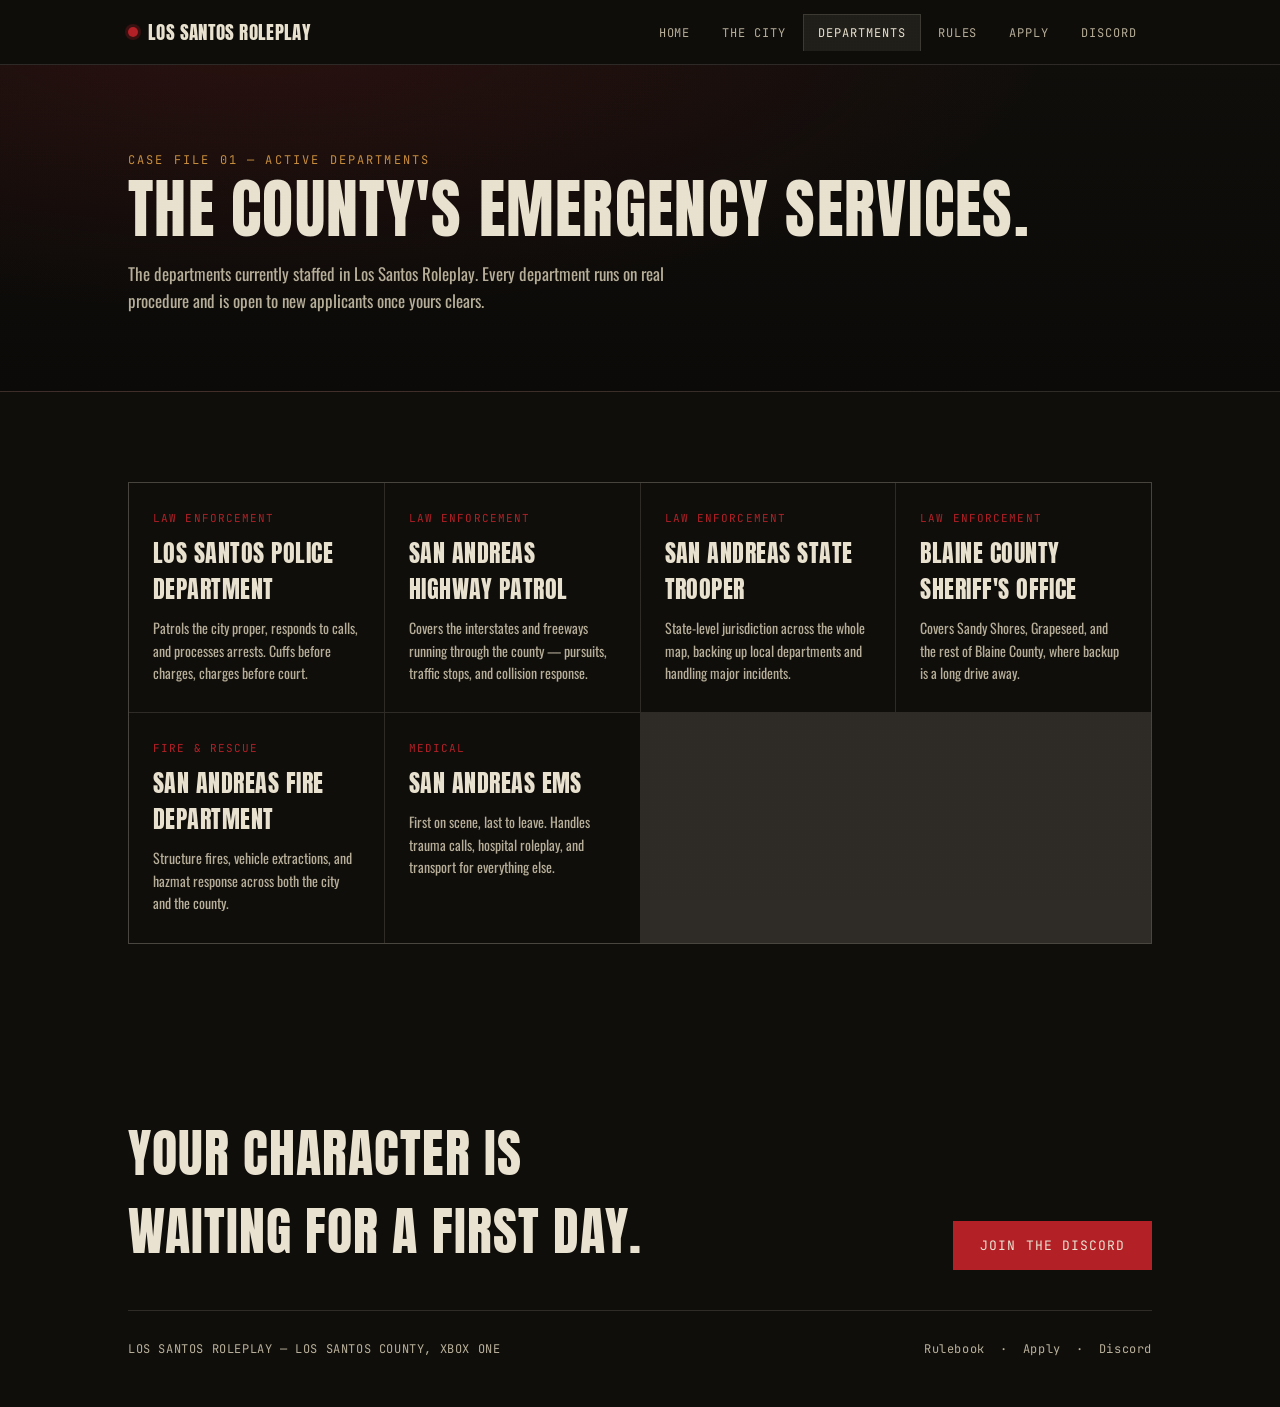
<file: department.html>
<!DOCTYPE html>
<html lang="en">
<head>
<meta charset="UTF-8">
<meta name="viewport" content="width=device-width, initial-scale=1.0">
<title>Departments — Los Santos Roleplay</title>
<link rel="preconnect" href="https://fonts.googleapis.com">
<link rel="preconnect" href="https://fonts.gstatic.com" crossorigin>
<link href="https://fonts.googleapis.com/css2?family=Anton&family=Oswald:wght@400;500;600;700&family=JetBrains+Mono:wght@400;500;700&display=swap" rel="stylesheet">
<style>

  :root{
    --ink:#100e0b;
    --concrete:#211f1a;
    --concrete-2:#2c2a23;
    --paper:#e9e2d0;
    --paper-dim:#b8b09b;
    --brake:#b32127;
    --brake-dim:#7c1a1e;
    --ochre:#c9903f;
    --olive:#5b5a3f;
    --line: rgba(233,226,208,0.14);
  }
  *{box-sizing:border-box;}
  html{scroll-behavior:smooth;}
  body{
    margin:0;
    background:var(--ink);
    color:var(--paper);
    font-family:'Oswald',sans-serif;
    font-weight:400;
    overflow-x:hidden;
  }
  body::before{
    content:"";
    position:fixed;
    inset:0;
    pointer-events:none;
    z-index:999;
    opacity:0.05;
    background-image:
      repeating-linear-gradient(0deg, #000 0px, transparent 1px, transparent 2px, #000 3px),
      repeating-linear-gradient(90deg, #000 0px, transparent 1px, transparent 2px, #000 3px);
    mix-blend-mode:overlay;
  }
  h1,h2,h3{
    font-family:'Anton',sans-serif;
    font-weight:400;
    text-transform:uppercase;
    letter-spacing:0.02em;
    margin:0;
  }
  .eyebrow{
    font-family:'JetBrains Mono',monospace;
    font-size:12px;
    letter-spacing:0.18em;
    text-transform:uppercase;
    color:var(--ochre);
  }
  a{color:inherit;}
  .wrap{max-width:1080px;margin:0 auto;padding:0 28px;}

  nav{
    position:sticky;top:0;z-index:100;
    background:rgba(16,14,11,0.92);
    backdrop-filter:blur(6px);
    border-bottom:1px solid var(--line);
  }
  .nav-inner{
    max-width:1080px;margin:0 auto;padding:0 28px;
    display:flex;align-items:center;justify-content:space-between;
    height:64px;
  }
  .brand{
    font-family:'Anton',sans-serif;
    font-size:19px;
    letter-spacing:0.02em;
    white-space:nowrap;
    display:flex;align-items:center;gap:10px;
    text-decoration:none;
    color:var(--paper);
  }
  .brand .dot{width:10px;height:10px;background:var(--brake);border-radius:50%;box-shadow:0 0 0 3px rgba(179,33,39,0.25);}
  .tabs{display:flex;gap:2px;}
  .tabs a{
    font-family:'JetBrains Mono',monospace;
    font-size:12px;
    letter-spacing:0.08em;
    text-transform:uppercase;
    text-decoration:none;
    color:var(--paper-dim);
    padding:10px 14px;
    border:1px solid transparent;
    border-bottom:none;
    transition:color .15s ease, border-color .15s ease, background .15s ease;
  }
  .tabs a:hover{color:var(--paper);background:var(--concrete);border-color:var(--line);}
  .tabs a.active{color:var(--paper);border-color:var(--line);background:var(--concrete);}
  .tabs a:focus-visible{outline:2px solid var(--ochre);outline-offset:-2px;}
  @media (max-width:760px){ .tabs{display:none;} }

  .pagehero{
    position:relative;
    padding:80px 0 60px;
    background:
      radial-gradient(ellipse at 20% -10%, rgba(179,33,39,0.16), transparent 55%),
      linear-gradient(180deg, var(--ink) 0%, #0b0a08 100%);
    border-bottom:1px solid var(--line);
  }
  .pagehero h1{font-size:clamp(38px,6vw,64px);line-height:0.95;}
  .pagehero p{max-width:560px;color:var(--paper-dim);font-size:17px;line-height:1.6;margin-top:20px;}

  .hero{
    position:relative;
    padding:120px 0 90px;
    background:
      radial-gradient(ellipse at 20% -10%, rgba(179,33,39,0.16), transparent 55%),
      linear-gradient(180deg, var(--ink) 0%, #0b0a08 100%);
    border-bottom:1px solid var(--line);
  }
  .case-tag{
    display:inline-flex;align-items:center;gap:8px;
    font-family:'JetBrains Mono',monospace;
    font-size:12px;letter-spacing:0.12em;
    color:var(--paper-dim);
    border:1px solid var(--line);
    padding:6px 12px;
    margin-bottom:28px;
  }
  .case-tag .dot{width:7px;height:7px;background:var(--ochre);border-radius:50%;}
  .hero h1{
    font-size:clamp(52px,9vw,104px);
    line-height:0.92;
    color:var(--paper);
  }
  .hero h1 span{color:var(--brake);}
  .hero-sub{
    max-width:540px;
    font-size:18px;
    line-height:1.6;
    color:var(--paper-dim);
    margin:24px 0 40px;
  }
  .cta-row{display:flex;gap:16px;flex-wrap:wrap;align-items:center;}
  .btn{
    font-family:'JetBrains Mono',monospace;
    font-size:13px;letter-spacing:0.08em;text-transform:uppercase;
    text-decoration:none;
    padding:15px 26px;
    display:inline-block;
    border:1px solid var(--line);
    transition:transform .15s ease, background .15s ease, border-color .15s ease;
  }
  .btn-primary{background:var(--brake);border-color:var(--brake);color:var(--paper);}
  .btn-primary:hover{background:var(--brake-dim);transform:translateY(-2px);}
  .btn-ghost{color:var(--paper);}
  .btn-ghost:hover{border-color:var(--ochre);color:var(--ochre);transform:translateY(-2px);}

  .stamp{
    position:absolute;
    right:6%;
    top:110px;
    border:4px solid var(--brake);
    color:var(--brake);
    font-family:'Anton',sans-serif;
    font-size:20px;
    letter-spacing:0.08em;
    padding:10px 18px;
    transform:rotate(9deg);
    opacity:0.85;
    text-align:center;
  }
  .stamp small{display:block;font-family:'JetBrains Mono',monospace;font-size:10px;letter-spacing:0.15em;margin-top:4px;color:var(--brake);}
  @media (max-width:760px){ .stamp{display:none;} }

  .ticker{
    background:var(--concrete);
    border-bottom:1px solid var(--line);
    padding:14px 0;
    font-family:'JetBrains Mono',monospace;
    font-size:12px;
    letter-spacing:0.06em;
    color:var(--paper-dim);
    overflow:hidden;
  }
  .ticker-inner{display:flex;gap:48px;flex-wrap:wrap;}
  .ticker-inner .item{white-space:nowrap;}
  .ticker-inner .item b{color:var(--paper);font-weight:500;}
  .status-on{color:#7fae5b;}

  section{padding:90px 0;border-bottom:1px solid var(--line);}
  section:last-of-type{border-bottom:none;}
  .section-head{margin-bottom:48px;max-width:640px;}
  .section-head h2{font-size:clamp(30px,4vw,42px);margin-top:10px;}
  .section-head p{color:var(--paper-dim);font-size:16px;line-height:1.6;margin-top:14px;}

  .city-grid{display:grid;grid-template-columns:1.1fr 0.9fr;gap:50px;align-items:start;}
  @media (max-width:800px){ .city-grid{grid-template-columns:1fr;} }
  .city-copy p{color:var(--paper-dim);font-size:16px;line-height:1.75;margin:0 0 16px;}
  .redact{background:var(--paper);color:var(--paper);border-radius:2px;}
  .file-card{
    background:var(--concrete);
    border:1px solid var(--line);
    padding:26px;
  }
  .file-card .eyebrow{margin-bottom:14px;display:block;}
  .file-list{list-style:none;margin:0;padding:0;}
  .file-list li{
    display:flex;justify-content:space-between;
    padding:10px 0;
    border-bottom:1px dashed var(--line);
    font-size:14px;
  }
  .file-list li:last-child{border-bottom:none;}
  .file-list li span:last-child{color:var(--ochre);font-family:'JetBrains Mono',monospace;font-size:13px;}

  .faction-grid{display:grid;grid-template-columns:repeat(auto-fit,minmax(230px,1fr));gap:1px;background:var(--line);border:1px solid var(--line);}
  .faction-card{
    background:var(--ink);
    padding:28px 24px;
    transition:background .2s ease;
  }
  .faction-card:hover{background:var(--concrete);}
  .faction-card .tag{
    font-family:'JetBrains Mono',monospace;font-size:11px;letter-spacing:0.1em;
    color:var(--brake);text-transform:uppercase;margin-bottom:10px;display:block;
  }
  .faction-card h3{font-size:24px;margin-bottom:10px;}
  .faction-card p{color:var(--paper-dim);font-size:14px;line-height:1.6;margin:0;}

  .rules-list{display:flex;flex-direction:column;gap:1px;background:var(--line);border:1px solid var(--line);}
  .rule-row{
    background:var(--ink);
    display:grid;grid-template-columns:64px 1fr;gap:20px;
    padding:22px 26px;
  }
  .rule-row .num{font-family:'Anton',sans-serif;font-size:28px;color:var(--olive);}
  .rule-row h3{font-size:17px;text-transform:none;font-family:'Oswald',sans-serif;font-weight:600;letter-spacing:0;margin-bottom:6px;}
  .rule-row p{color:var(--paper-dim);font-size:14px;line-height:1.6;margin:0;}
  .rules-note{margin-top:20px;color:var(--paper-dim);font-size:13px;font-family:'JetBrains Mono',monospace;}

  .steps{display:grid;grid-template-columns:repeat(4,1fr);gap:24px;}
  @media (max-width:820px){ .steps{grid-template-columns:1fr 1fr;} }
  @media (max-width:520px){ .steps{grid-template-columns:1fr;} }
  .step{border:1px solid var(--line);padding:24px 20px;background:var(--concrete);}
  .step .n{font-family:'JetBrains Mono',monospace;color:var(--ochre);font-size:12px;letter-spacing:0.1em;margin-bottom:12px;}
  .step h3{font-size:18px;text-transform:none;font-family:'Oswald',sans-serif;font-weight:600;letter-spacing:0;margin-bottom:8px;}
  .step p{color:var(--paper-dim);font-size:14px;line-height:1.55;margin:0;}

  .teaser-grid{display:grid;grid-template-columns:repeat(auto-fit,minmax(220px,1fr));gap:1px;background:var(--line);border:1px solid var(--line);}
  .teaser-card{
    background:var(--ink);
    padding:30px 26px;
    text-decoration:none;
    color:var(--paper);
    display:block;
    transition:background .2s ease;
  }
  .teaser-card:hover{background:var(--concrete);}
  .teaser-card .eyebrow{display:block;margin-bottom:12px;}
  .teaser-card h3{font-size:22px;margin-bottom:10px;}
  .teaser-card p{color:var(--paper-dim);font-size:14px;line-height:1.6;margin:0 0 14px;}
  .teaser-card .go{font-family:'JetBrains Mono',monospace;font-size:12px;letter-spacing:0.08em;color:var(--ochre);text-transform:uppercase;}

  .discord-card{
    background:var(--concrete);
    border:1px solid var(--line);
    padding:40px;
    display:flex;justify-content:space-between;align-items:center;flex-wrap:wrap;gap:24px;
  }
  .discord-card h3{font-size:26px;margin-bottom:10px;}
  .discord-card p{color:var(--paper-dim);font-size:15px;max-width:420px;margin:0;}

  footer{padding:80px 0 50px;}
  .connect{
    display:flex;justify-content:space-between;align-items:flex-end;flex-wrap:wrap;gap:32px;
    padding-bottom:40px;border-bottom:1px solid var(--line);margin-bottom:30px;
  }
  .connect h2{font-size:clamp(30px,5vw,52px);max-width:520px;}
  .foot-meta{
    display:flex;justify-content:space-between;flex-wrap:wrap;gap:16px;
    font-family:'JetBrains Mono',monospace;font-size:12px;color:var(--paper-dim);letter-spacing:0.05em;
  }
  .foot-meta a{text-decoration:none;color:var(--paper-dim);}
  .foot-meta a:hover{color:var(--brake);}

  ::selection{background:var(--brake);color:var(--paper);}

</style>

</head>
<body>

<nav>
  <div class="nav-inner">
    <a class="brand" href="home.html"><span class="dot"></span>LOS SANTOS ROLEPLAY</a>
    <div class="tabs">
      <a href="home.html">Home</a><a href="city.html">The City</a><a href="departments.html" class="active">Departments</a><a href="rules.html">Rules</a><a href="apply.html">Apply</a><a href="discord.html">Discord</a>
    </div>
  </div>
</nav>

<header class="pagehero">
  <div class="wrap">
    <span class="eyebrow">Case file 01 — active departments</span>
    <h1 style="margin-top:10px;">The county's emergency services.</h1>
    <p>The departments currently staffed in Los Santos Roleplay. Every department runs on real procedure and is open to new applicants once yours clears.</p>
  </div>
</header>

<section>
  <div class="wrap">
    <div class="faction-grid">
      <div class="faction-card">
        <span class="tag">Law enforcement</span>
        <h3>Los Santos Police Department</h3>
        <p>Patrols the city proper, responds to calls, and processes arrests. Cuffs before charges, charges before court.</p>
      </div>
      <div class="faction-card">
        <span class="tag">Law enforcement</span>
        <h3>San Andreas Highway Patrol</h3>
        <p>Covers the interstates and freeways running through the county — pursuits, traffic stops, and collision response.</p>
      </div>
      <div class="faction-card">
        <span class="tag">Law enforcement</span>
        <h3>San Andreas State Trooper</h3>
        <p>State-level jurisdiction across the whole map, backing up local departments and handling major incidents.</p>
      </div>
      <div class="faction-card">
        <span class="tag">Law enforcement</span>
        <h3>Blaine County Sheriff's Office</h3>
        <p>Covers Sandy Shores, Grapeseed, and the rest of Blaine County, where backup is a long drive away.</p>
      </div>
      <div class="faction-card">
        <span class="tag">Fire &amp; rescue</span>
        <h3>San Andreas Fire Department</h3>
        <p>Structure fires, vehicle extractions, and hazmat response across both the city and the county.</p>
      </div>
      <div class="faction-card">
        <span class="tag">Medical</span>
        <h3>San Andreas EMS</h3>
        <p>First on scene, last to leave. Handles trauma calls, hospital roleplay, and transport for everything else.</p>
      </div>
    </div>
  </div>
</section>

<footer>
  <div class="wrap">
    <div class="connect">
      <h2>Your character is<br>waiting for a first day.</h2>
      <a class="btn btn-primary" href="discord.html">Join the Discord</a>
    </div>
    <div class="foot-meta">
      <span>LOS SANTOS ROLEPLAY — LOS SANTOS COUNTY, XBOX ONE</span>
      <span><a href="rules.html">Rulebook</a> &nbsp;·&nbsp; <a href="apply.html">Apply</a> &nbsp;·&nbsp; <a href="discord.html">Discord</a></span>
    </div>
  </div>
</footer>

</body>
</html>
</file>
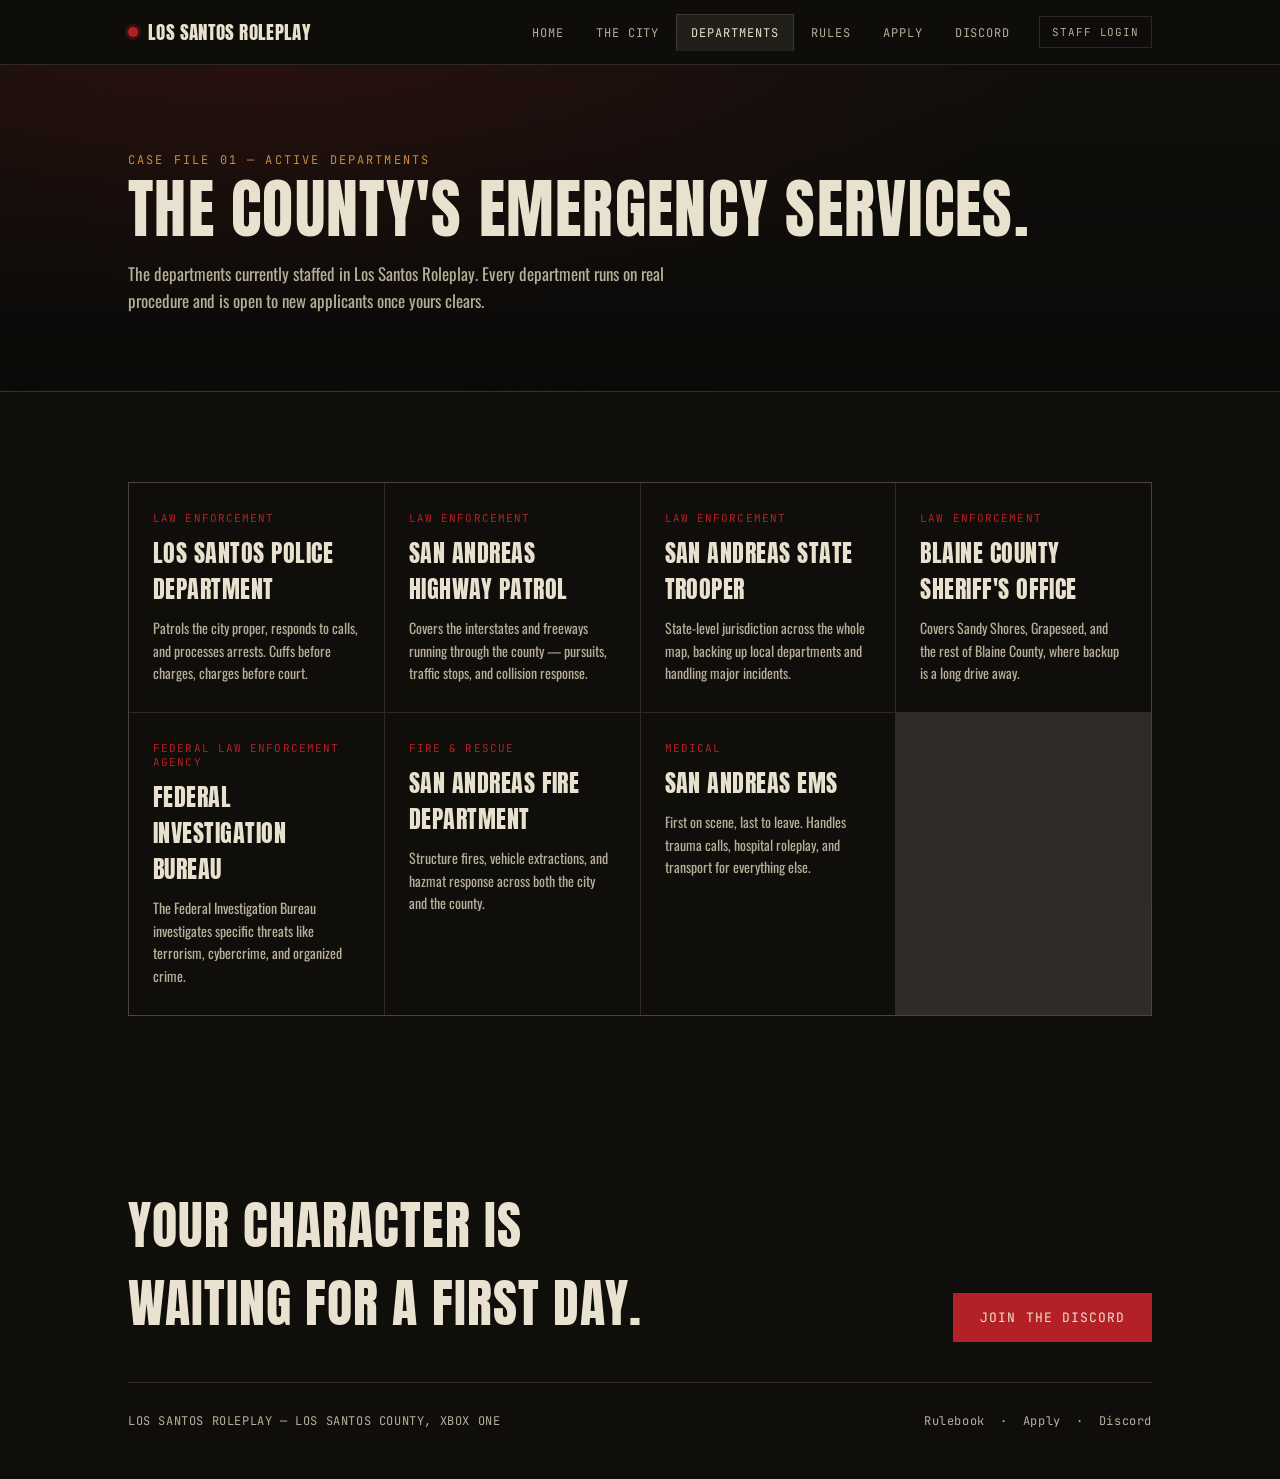
<file: departments.html>
<!DOCTYPE html>
<html lang="en">
<head>
<meta charset="UTF-8">
<meta name="viewport" content="width=device-width, initial-scale=1.0">
<title>Departments — Los Santos Roleplay</title>
<link rel="preconnect" href="https://fonts.googleapis.com">
<link rel="preconnect" href="https://fonts.gstatic.com" crossorigin>
<link href="https://fonts.googleapis.com/css2?family=Anton&family=Oswald:wght@400;500;600;700&family=JetBrains+Mono:wght@400;500;700&display=swap" rel="stylesheet">
<style>

  :root{
    --ink:#100e0b;
    --concrete:#211f1a;
    --concrete-2:#2c2a23;
    --paper:#e9e2d0;
    --paper-dim:#b8b09b;
    --brake:#b32127;
    --brake-dim:#7c1a1e;
    --ochre:#c9903f;
    --olive:#5b5a3f;
    --line: rgba(233,226,208,0.14);
  }
  *{box-sizing:border-box;}
  html{scroll-behavior:smooth;}
  body{
    margin:0;
    background:var(--ink);
    color:var(--paper);
    font-family:'Oswald',sans-serif;
    font-weight:400;
    overflow-x:hidden;
  }
  body::before{
    content:"";
    position:fixed;
    inset:0;
    pointer-events:none;
    z-index:999;
    opacity:0.05;
    background-image:
      repeating-linear-gradient(0deg, #000 0px, transparent 1px, transparent 2px, #000 3px),
      repeating-linear-gradient(90deg, #000 0px, transparent 1px, transparent 2px, #000 3px);
    mix-blend-mode:overlay;
  }
  h1,h2,h3{
    font-family:'Anton',sans-serif;
    font-weight:400;
    text-transform:uppercase;
    letter-spacing:0.02em;
    margin:0;
  }
  .eyebrow{
    font-family:'JetBrains Mono',monospace;
    font-size:12px;
    letter-spacing:0.18em;
    text-transform:uppercase;
    color:var(--ochre);
  }
  a{color:inherit;}
  .wrap{max-width:1080px;margin:0 auto;padding:0 28px;}

  nav{
    position:sticky;top:0;z-index:100;
    background:rgba(16,14,11,0.92);
    backdrop-filter:blur(6px);
    border-bottom:1px solid var(--line);
  }
  .nav-inner{
    max-width:1080px;margin:0 auto;padding:0 28px;
    display:flex;align-items:center;justify-content:space-between;
    height:64px;
  }
  .brand{
    font-family:'Anton',sans-serif;
    font-size:19px;
    letter-spacing:0.02em;
    white-space:nowrap;
    display:flex;align-items:center;gap:10px;
    text-decoration:none;
    color:var(--paper);
  }
  .brand .dot{width:10px;height:10px;background:var(--brake);border-radius:50%;box-shadow:0 0 0 3px rgba(179,33,39,0.25);}
  .tabs{display:flex;gap:2px;}
  .tabs a{
    font-family:'JetBrains Mono',monospace;
    font-size:12px;
    letter-spacing:0.08em;
    text-transform:uppercase;
    text-decoration:none;
    color:var(--paper-dim);
    padding:10px 14px;
    border:1px solid transparent;
    border-bottom:none;
    transition:color .15s ease, border-color .15s ease, background .15s ease;
  }
  .tabs a:hover{color:var(--paper);background:var(--concrete);border-color:var(--line);}
  .tabs a.active{color:var(--paper);border-color:var(--line);background:var(--concrete);}
  .tabs a:focus-visible{outline:2px solid var(--ochre);outline-offset:-2px;}
  @media (max-width:760px){ .tabs{display:none;} }

  .pagehero{
    position:relative;
    padding:80px 0 60px;
    background:
      radial-gradient(ellipse at 20% -10%, rgba(179,33,39,0.16), transparent 55%),
      linear-gradient(180deg, var(--ink) 0%, #0b0a08 100%);
    border-bottom:1px solid var(--line);
  }
  .pagehero h1{font-size:clamp(38px,6vw,64px);line-height:0.95;}
  .pagehero p{max-width:560px;color:var(--paper-dim);font-size:17px;line-height:1.6;margin-top:20px;}

  .hero{
    position:relative;
    padding:120px 0 90px;
    background:
      radial-gradient(ellipse at 20% -10%, rgba(179,33,39,0.16), transparent 55%),
      linear-gradient(180deg, var(--ink) 0%, #0b0a08 100%);
    border-bottom:1px solid var(--line);
  }
  .case-tag{
    display:inline-flex;align-items:center;gap:8px;
    font-family:'JetBrains Mono',monospace;
    font-size:12px;letter-spacing:0.12em;
    color:var(--paper-dim);
    border:1px solid var(--line);
    padding:6px 12px;
    margin-bottom:28px;
  }
  .case-tag .dot{width:7px;height:7px;background:var(--ochre);border-radius:50%;}
  .hero h1{
    font-size:clamp(52px,9vw,104px);
    line-height:0.92;
    color:var(--paper);
  }
  .hero h1 span{color:var(--brake);}
  .hero-sub{
    max-width:540px;
    font-size:18px;
    line-height:1.6;
    color:var(--paper-dim);
    margin:24px 0 40px;
  }
  .cta-row{display:flex;gap:16px;flex-wrap:wrap;align-items:center;}
  .btn{
    font-family:'JetBrains Mono',monospace;
    font-size:13px;letter-spacing:0.08em;text-transform:uppercase;
    text-decoration:none;
    padding:15px 26px;
    display:inline-block;
    border:1px solid var(--line);
    transition:transform .15s ease, background .15s ease, border-color .15s ease;
  }
  .btn-primary{background:var(--brake);border-color:var(--brake);color:var(--paper);}
  .btn-primary:hover{background:var(--brake-dim);transform:translateY(-2px);}
  .btn-ghost{color:var(--paper);}
  .btn-ghost:hover{border-color:var(--ochre);color:var(--ochre);transform:translateY(-2px);}

  .stamp{
    position:absolute;
    right:6%;
    top:110px;
    border:4px solid var(--brake);
    color:var(--brake);
    font-family:'Anton',sans-serif;
    font-size:20px;
    letter-spacing:0.08em;
    padding:10px 18px;
    transform:rotate(9deg);
    opacity:0.85;
    text-align:center;
  }
  .stamp small{display:block;font-family:'JetBrains Mono',monospace;font-size:10px;letter-spacing:0.15em;margin-top:4px;color:var(--brake);}
  @media (max-width:760px){ .stamp{display:none;} }

  .ticker{
    background:var(--concrete);
    border-bottom:1px solid var(--line);
    padding:14px 0;
    font-family:'JetBrains Mono',monospace;
    font-size:12px;
    letter-spacing:0.06em;
    color:var(--paper-dim);
    overflow:hidden;
  }
  .ticker-inner{display:flex;gap:48px;flex-wrap:wrap;}
  .ticker-inner .item{white-space:nowrap;}
  .ticker-inner .item b{color:var(--paper);font-weight:500;}
  .status-on{color:#7fae5b;}

  section{padding:90px 0;border-bottom:1px solid var(--line);}
  section:last-of-type{border-bottom:none;}
  .section-head{margin-bottom:48px;max-width:640px;}
  .section-head h2{font-size:clamp(30px,4vw,42px);margin-top:10px;}
  .section-head p{color:var(--paper-dim);font-size:16px;line-height:1.6;margin-top:14px;}

  .city-grid{display:grid;grid-template-columns:1.1fr 0.9fr;gap:50px;align-items:start;}
  @media (max-width:800px){ .city-grid{grid-template-columns:1fr;} }
  .city-copy p{color:var(--paper-dim);font-size:16px;line-height:1.75;margin:0 0 16px;}
  .redact{background:var(--paper);color:var(--paper);border-radius:2px;}
  .file-card{
    background:var(--concrete);
    border:1px solid var(--line);
    padding:26px;
  }
  .file-card .eyebrow{margin-bottom:14px;display:block;}
  .file-list{list-style:none;margin:0;padding:0;}
  .file-list li{
    display:flex;justify-content:space-between;
    padding:10px 0;
    border-bottom:1px dashed var(--line);
    font-size:14px;
  }
  .file-list li:last-child{border-bottom:none;}
  .file-list li span:last-child{color:var(--ochre);font-family:'JetBrains Mono',monospace;font-size:13px;}

  .faction-grid{display:grid;grid-template-columns:repeat(auto-fit,minmax(230px,1fr));gap:1px;background:var(--line);border:1px solid var(--line);}
  .faction-card{
    background:var(--ink);
    padding:28px 24px;
    transition:background .2s ease;
  }
  .faction-card:hover{background:var(--concrete);}
  .faction-card .tag{
    font-family:'JetBrains Mono',monospace;font-size:11px;letter-spacing:0.1em;
    color:var(--brake);text-transform:uppercase;margin-bottom:10px;display:block;
  }
  .faction-card h3{font-size:24px;margin-bottom:10px;}
  .faction-card p{color:var(--paper-dim);font-size:14px;line-height:1.6;margin:0;}

  .rules-list{display:flex;flex-direction:column;gap:1px;background:var(--line);border:1px solid var(--line);}
  .rule-row{
    background:var(--ink);
    display:grid;grid-template-columns:64px 1fr;gap:20px;
    padding:22px 26px;
  }
  .rule-row .num{font-family:'Anton',sans-serif;font-size:28px;color:var(--olive);}
  .rule-row h3{font-size:17px;text-transform:none;font-family:'Oswald',sans-serif;font-weight:600;letter-spacing:0;margin-bottom:6px;}
  .rule-row p{color:var(--paper-dim);font-size:14px;line-height:1.6;margin:0;}
  .rule-row.rule-simple{align-items:center;}
  .rule-row.rule-simple p{color:var(--paper);font-size:15px;line-height:1.6;}
  .rules-note{margin-top:20px;color:var(--paper-dim);font-size:13px;font-family:'JetBrains Mono',monospace;}

  .steps{display:grid;grid-template-columns:repeat(4,1fr);gap:24px;}
  @media (max-width:820px){ .steps{grid-template-columns:1fr 1fr;} }
  @media (max-width:520px){ .steps{grid-template-columns:1fr;} }
  .step{border:1px solid var(--line);padding:24px 20px;background:var(--concrete);}
  .step .n{font-family:'JetBrains Mono',monospace;color:var(--ochre);font-size:12px;letter-spacing:0.1em;margin-bottom:12px;}
  .step h3{font-size:18px;text-transform:none;font-family:'Oswald',sans-serif;font-weight:600;letter-spacing:0;margin-bottom:8px;}
  .step p{color:var(--paper-dim);font-size:14px;line-height:1.55;margin:0;}

  .teaser-grid{display:grid;grid-template-columns:repeat(auto-fit,minmax(220px,1fr));gap:1px;background:var(--line);border:1px solid var(--line);}
  .teaser-card{
    background:var(--ink);
    padding:30px 26px;
    text-decoration:none;
    color:var(--paper);
    display:block;
    transition:background .2s ease;
  }
  .teaser-card:hover{background:var(--concrete);}
  .teaser-card .eyebrow{display:block;margin-bottom:12px;}
  .teaser-card h3{font-size:22px;margin-bottom:10px;}
  .teaser-card p{color:var(--paper-dim);font-size:14px;line-height:1.6;margin:0 0 14px;}
  .teaser-card .go{font-family:'JetBrains Mono',monospace;font-size:12px;letter-spacing:0.08em;color:var(--ochre);text-transform:uppercase;}

  .discord-card{
    background:var(--concrete);
    border:1px solid var(--line);
    padding:40px;
    display:flex;justify-content:space-between;align-items:center;flex-wrap:wrap;gap:24px;
  }
  .discord-card h3{font-size:26px;margin-bottom:10px;}
  .discord-card p{color:var(--paper-dim);font-size:15px;max-width:420px;margin:0;}

  footer{padding:80px 0 50px;}
  .connect{
    display:flex;justify-content:space-between;align-items:flex-end;flex-wrap:wrap;gap:32px;
    padding-bottom:40px;border-bottom:1px solid var(--line);margin-bottom:30px;
  }
  .connect h2{font-size:clamp(30px,5vw,52px);max-width:520px;}
  .foot-meta{
    display:flex;justify-content:space-between;flex-wrap:wrap;gap:16px;
    font-family:'JetBrains Mono',monospace;font-size:12px;color:var(--paper-dim);letter-spacing:0.05em;
  }
  .foot-meta a{text-decoration:none;color:var(--paper-dim);}
  .foot-meta a:hover{color:var(--brake);}

  /* Staff nav link */
  .nav-right{display:flex;align-items:center;}
  .staff-link{
    font-family:'JetBrains Mono',monospace;
    font-size:11px;letter-spacing:0.08em;text-transform:uppercase;
    color:var(--paper-dim);
    text-decoration:none;
    border:1px solid var(--line);
    padding:8px 12px;
    margin-left:14px;
    transition:color .15s ease, border-color .15s ease;
    white-space:nowrap;
  }
  .staff-link:hover, .staff-link.active{color:var(--ochre);border-color:var(--ochre);}

  /* Forms */
  .form-grid{display:grid;grid-template-columns:repeat(auto-fit,minmax(340px,1fr));gap:1px;background:var(--line);border:1px solid var(--line);}
  .form-card{background:var(--ink);padding:32px 28px;}
  .form-card h3{font-size:22px;margin-bottom:6px;}
  .form-card .form-desc{color:var(--paper-dim);font-size:14px;line-height:1.5;margin:0 0 24px;}
  .field{margin-bottom:18px;}
  .field label{
    display:block;font-family:'JetBrains Mono',monospace;font-size:11px;
    letter-spacing:0.08em;text-transform:uppercase;color:var(--paper-dim);margin-bottom:8px;
  }
  .field input, .field textarea, .field select{
    width:100%;background:var(--concrete);border:1px solid var(--line);
    color:var(--paper);font-family:'Oswald',sans-serif;font-size:15px;
    padding:11px 13px;border-radius:0;
  }
  .field input:focus, .field textarea:focus, .field select:focus{outline:none;border-color:var(--ochre);}
  .field textarea{resize:vertical;min-height:90px;}
  .form-msg{
    font-family:'JetBrains Mono',monospace;font-size:12px;letter-spacing:0.05em;
    margin-top:14px;min-height:16px;
  }
  .form-msg.ok{color:#7fae5b;}
  .form-msg.err{color:var(--brake);}
  .form-submit{width:100%;text-align:center;cursor:pointer;background:var(--brake);border:1px solid var(--brake);color:var(--paper);
    font-family:'JetBrains Mono',monospace;font-size:13px;letter-spacing:0.08em;text-transform:uppercase;
    padding:14px 20px;transition:background .15s ease;}
  .form-submit:hover{background:var(--brake-dim);}
  .form-submit:disabled{opacity:0.5;cursor:not-allowed;}

  /* Login card */
  .login-wrap{display:flex;justify-content:center;padding:40px 0;}
  .login-card{
    width:100%;max-width:380px;background:var(--concrete);border:1px solid var(--line);padding:36px 32px;
  }
  .login-card h2{font-size:24px;margin-bottom:24px;}

  /* Staff dashboard */
  .dash-head{display:flex;justify-content:space-between;align-items:center;flex-wrap:wrap;gap:16px;margin-bottom:36px;}
  .dash-head .who{font-family:'JetBrains Mono',monospace;font-size:12px;color:var(--paper-dim);margin-top:8px;}
  .btn-signout{
    font-family:'JetBrains Mono',monospace;font-size:12px;letter-spacing:0.08em;text-transform:uppercase;
    background:transparent;border:1px solid var(--line);color:var(--paper);padding:10px 16px;cursor:pointer;
  }
  .btn-signout:hover{border-color:var(--brake);color:var(--brake);}
  .app-table{width:100%;border-collapse:collapse;margin-bottom:12px;}
  .app-table th{
    text-align:left;font-family:'JetBrains Mono',monospace;font-size:11px;letter-spacing:0.08em;text-transform:uppercase;
    color:var(--paper-dim);border-bottom:1px solid var(--line);padding:10px 12px;
  }
  .app-table td{border-bottom:1px solid var(--line);padding:12px;font-size:14px;vertical-align:top;}
  .app-table select{
    background:var(--concrete);color:var(--paper);border:1px solid var(--line);font-family:'JetBrains Mono',monospace;
    font-size:12px;padding:6px 8px;
  }
  .empty-note{color:var(--paper-dim);font-family:'JetBrains Mono',monospace;font-size:13px;padding:20px 0;}

  ::selection{background:var(--brake);color:var(--paper);}

</style>

</head>
<body>

<nav>
  <div class="nav-inner">
    <a class="brand" href="home.html"><span class="dot"></span>LOS SANTOS ROLEPLAY</a>
    <div class="nav-right">
      <div class="tabs">
        <a href="home.html">Home</a><a href="city.html">The City</a><a href="departments.html" class="active">Departments</a><a href="rules.html">Rules</a><a href="apply.html">Apply</a><a href="discord.html">Discord</a>
      </div>
      <a class="staff-link" href="login.html">Staff Login</a>
    </div>
  </div>
</nav>

<header class="pagehero">
  <div class="wrap">
    <span class="eyebrow">Case file 01 — active departments</span>
    <h1 style="margin-top:10px;">The county's emergency services.</h1>
    <p>The departments currently staffed in Los Santos Roleplay. Every department runs on real procedure and is open to new applicants once yours clears.</p>
  </div>
</header>

<section>
  <div class="wrap">
    <div class="faction-grid">
      <div class="faction-card">
        <span class="tag">Law enforcement</span>
        <h3>Los Santos Police Department</h3>
        <p>Patrols the city proper, responds to calls, and processes arrests. Cuffs before charges, charges before court.</p>
      </div>
      <div class="faction-card">
        <span class="tag">Law enforcement</span>
        <h3>San Andreas Highway Patrol</h3>
        <p>Covers the interstates and freeways running through the county — pursuits, traffic stops, and collision response.</p>
      </div>
      <div class="faction-card">
        <span class="tag">Law enforcement</span>
        <h3>San Andreas State Trooper</h3>
        <p>State-level jurisdiction across the whole map, backing up local departments and handling major incidents.</p>
      </div>
      <div class="faction-card">
        <span class="tag">Law enforcement</span>
        <h3>Blaine County Sheriff's Office</h3>
        <p>Covers Sandy Shores, Grapeseed, and the rest of Blaine County, where backup is a long drive away.</p>
      </div>
      <div class="faction-card">
        <span class="tag">Federal law enforcement agency</span>
        <h3>Federal Investigation Bureau</h3>
        <p>The Federal Investigation Bureau investigates specific threats like terrorism, cybercrime, and organized crime.</p>
      </div>
      <div class="faction-card">
        <span class="tag">Fire &amp; rescue</span>
        <h3>San Andreas Fire Department</h3>
        <p>Structure fires, vehicle extractions, and hazmat response across both the city and the county.</p>
      </div>
      <div class="faction-card">
        <span class="tag">Medical</span>
        <h3>San Andreas EMS</h3>
        <p>First on scene, last to leave. Handles trauma calls, hospital roleplay, and transport for everything else.</p>
      </div>
    </div>
  </div>
</section>

<footer>
  <div class="wrap">
    <div class="connect">
      <h2>Your character is<br>waiting for a first day.</h2>
      <a class="btn btn-primary" href="discord.html">Join the Discord</a>
    </div>
    <div class="foot-meta">
      <span>LOS SANTOS ROLEPLAY — LOS SANTOS COUNTY, XBOX ONE</span>
      <span><a href="rules.html">Rulebook</a> &nbsp;·&nbsp; <a href="apply.html">Apply</a> &nbsp;·&nbsp; <a href="discord.html">Discord</a></span>
    </div>
  </div>
</footer>

</body>
</html>
</file>
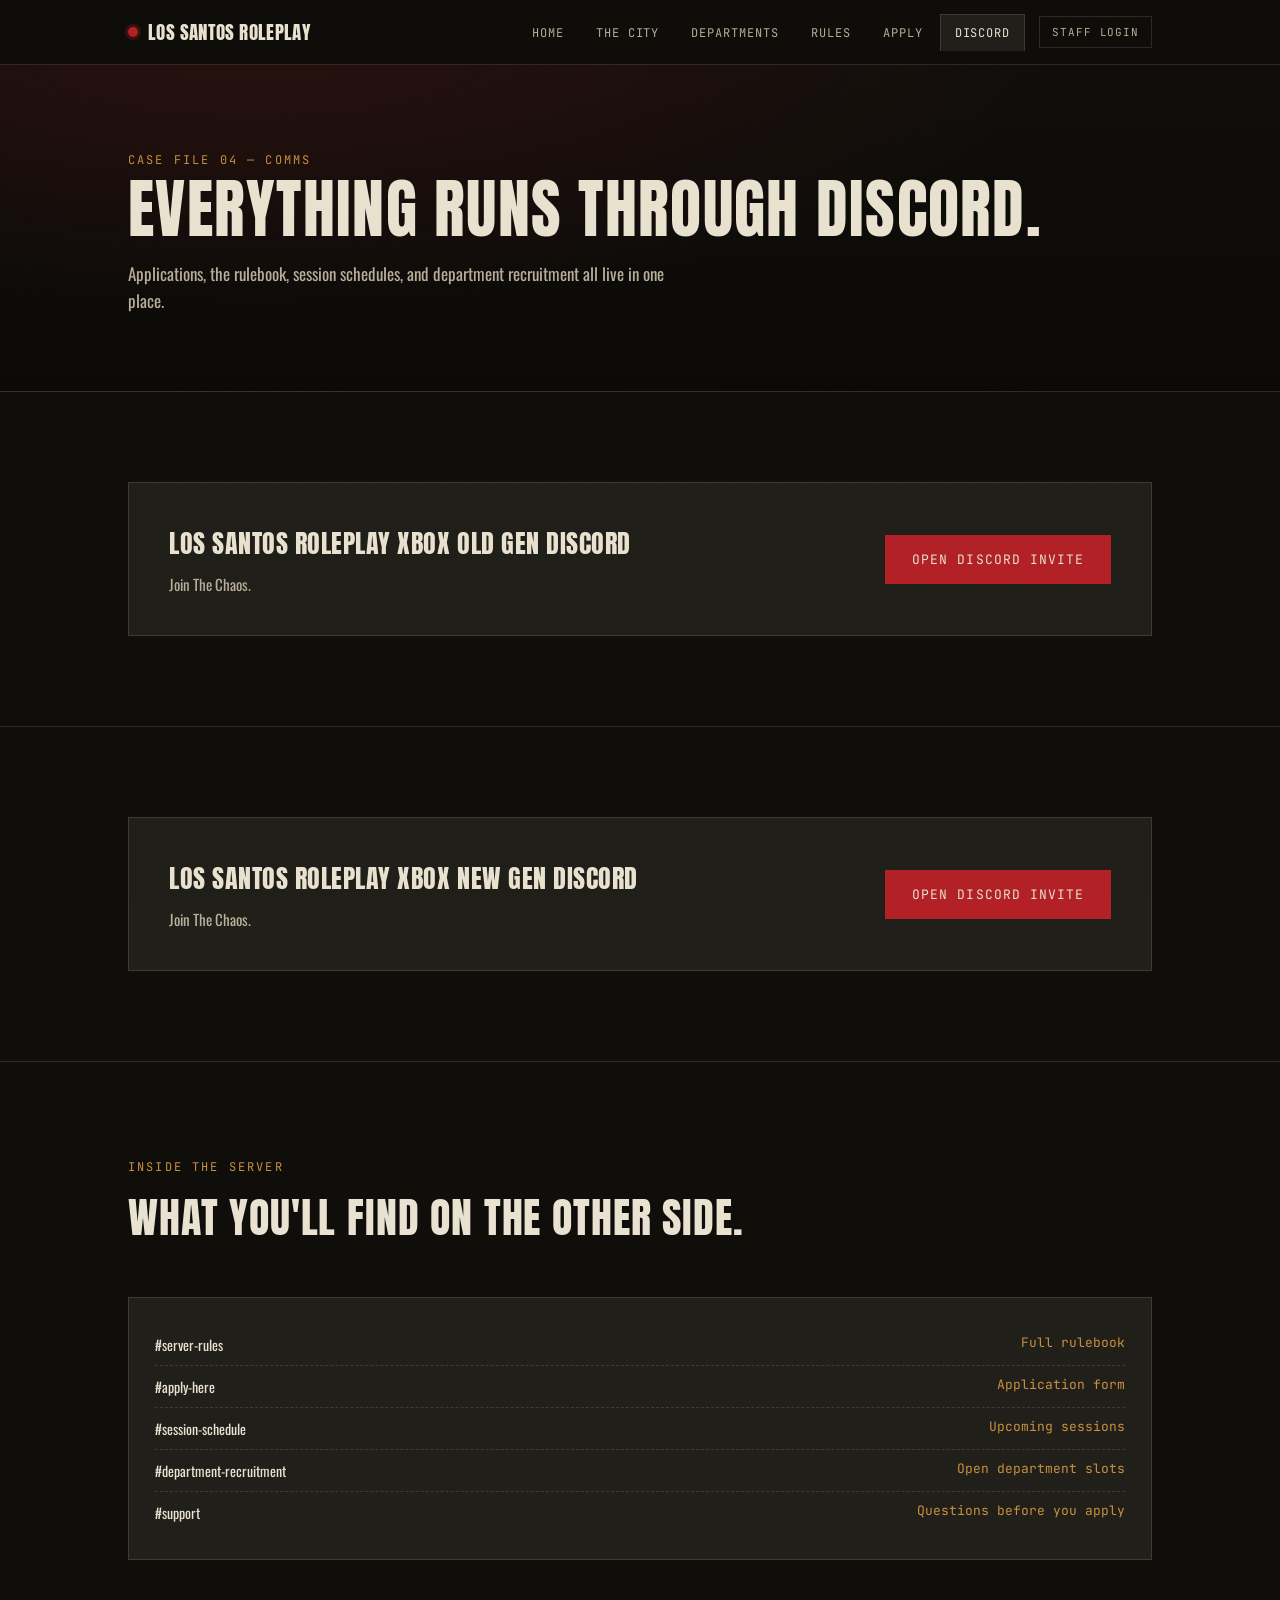
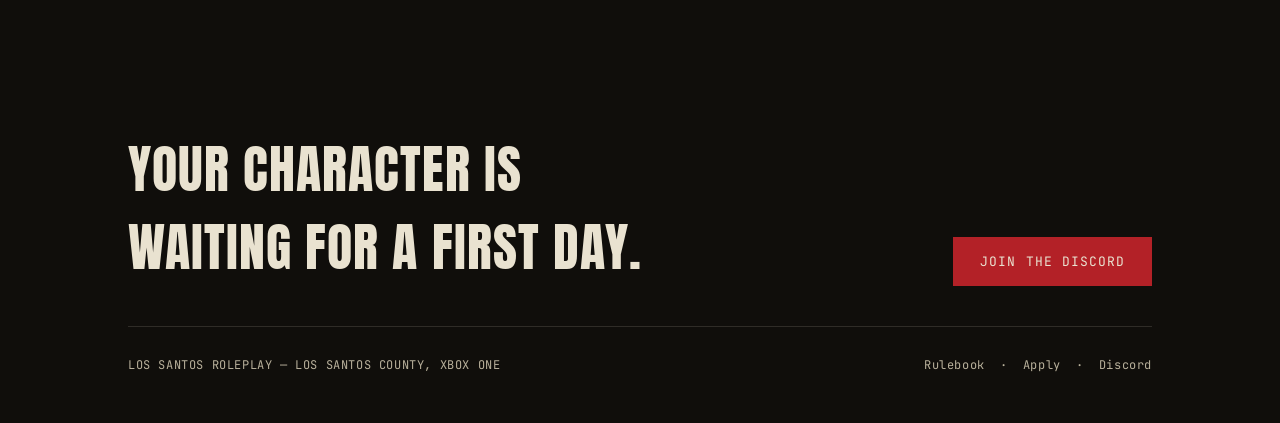
<file: discord.html>
<!DOCTYPE html>
<html lang="en">
<head>
<meta charset="UTF-8">
<meta name="viewport" content="width=device-width, initial-scale=1.0">
<title>Discord — Los Santos Roleplay</title>
<link rel="preconnect" href="https://fonts.googleapis.com">
<link rel="preconnect" href="https://fonts.gstatic.com" crossorigin>
<link href="https://fonts.googleapis.com/css2?family=Anton&family=Oswald:wght@400;500;600;700&family=JetBrains+Mono:wght@400;500;700&display=swap" rel="stylesheet">
<style>

  :root{
    --ink:#100e0b;
    --concrete:#211f1a;
    --concrete-2:#2c2a23;
    --paper:#e9e2d0;
    --paper-dim:#b8b09b;
    --brake:#b32127;
    --brake-dim:#7c1a1e;
    --ochre:#c9903f;
    --olive:#5b5a3f;
    --line: rgba(233,226,208,0.14);
  }
  *{box-sizing:border-box;}
  html{scroll-behavior:smooth;}
  body{
    margin:0;
    background:var(--ink);
    color:var(--paper);
    font-family:'Oswald',sans-serif;
    font-weight:400;
    overflow-x:hidden;
  }
  body::before{
    content:"";
    position:fixed;
    inset:0;
    pointer-events:none;
    z-index:999;
    opacity:0.05;
    background-image:
      repeating-linear-gradient(0deg, #000 0px, transparent 1px, transparent 2px, #000 3px),
      repeating-linear-gradient(90deg, #000 0px, transparent 1px, transparent 2px, #000 3px);
    mix-blend-mode:overlay;
  }
  h1,h2,h3{
    font-family:'Anton',sans-serif;
    font-weight:400;
    text-transform:uppercase;
    letter-spacing:0.02em;
    margin:0;
  }
  .eyebrow{
    font-family:'JetBrains Mono',monospace;
    font-size:12px;
    letter-spacing:0.18em;
    text-transform:uppercase;
    color:var(--ochre);
  }
  a{color:inherit;}
  .wrap{max-width:1080px;margin:0 auto;padding:0 28px;}

  nav{
    position:sticky;top:0;z-index:100;
    background:rgba(16,14,11,0.92);
    backdrop-filter:blur(6px);
    border-bottom:1px solid var(--line);
  }
  .nav-inner{
    max-width:1080px;margin:0 auto;padding:0 28px;
    display:flex;align-items:center;justify-content:space-between;
    height:64px;
  }
  .brand{
    font-family:'Anton',sans-serif;
    font-size:19px;
    letter-spacing:0.02em;
    white-space:nowrap;
    display:flex;align-items:center;gap:10px;
    text-decoration:none;
    color:var(--paper);
  }
  .brand .dot{width:10px;height:10px;background:var(--brake);border-radius:50%;box-shadow:0 0 0 3px rgba(179,33,39,0.25);}
  .tabs{display:flex;gap:2px;}
  .tabs a{
    font-family:'JetBrains Mono',monospace;
    font-size:12px;
    letter-spacing:0.08em;
    text-transform:uppercase;
    text-decoration:none;
    color:var(--paper-dim);
    padding:10px 14px;
    border:1px solid transparent;
    border-bottom:none;
    transition:color .15s ease, border-color .15s ease, background .15s ease;
  }
  .tabs a:hover{color:var(--paper);background:var(--concrete);border-color:var(--line);}
  .tabs a.active{color:var(--paper);border-color:var(--line);background:var(--concrete);}
  .tabs a:focus-visible{outline:2px solid var(--ochre);outline-offset:-2px;}
  @media (max-width:760px){ .tabs{display:none;} }

  .pagehero{
    position:relative;
    padding:80px 0 60px;
    background:
      radial-gradient(ellipse at 20% -10%, rgba(179,33,39,0.16), transparent 55%),
      linear-gradient(180deg, var(--ink) 0%, #0b0a08 100%);
    border-bottom:1px solid var(--line);
  }
  .pagehero h1{font-size:clamp(38px,6vw,64px);line-height:0.95;}
  .pagehero p{max-width:560px;color:var(--paper-dim);font-size:17px;line-height:1.6;margin-top:20px;}

  .hero{
    position:relative;
    padding:120px 0 90px;
    background:
      radial-gradient(ellipse at 20% -10%, rgba(179,33,39,0.16), transparent 55%),
      linear-gradient(180deg, var(--ink) 0%, #0b0a08 100%);
    border-bottom:1px solid var(--line);
  }
  .case-tag{
    display:inline-flex;align-items:center;gap:8px;
    font-family:'JetBrains Mono',monospace;
    font-size:12px;letter-spacing:0.12em;
    color:var(--paper-dim);
    border:1px solid var(--line);
    padding:6px 12px;
    margin-bottom:28px;
  }
  .case-tag .dot{width:7px;height:7px;background:var(--ochre);border-radius:50%;}
  .hero h1{
    font-size:clamp(52px,9vw,104px);
    line-height:0.92;
    color:var(--paper);
  }
  .hero h1 span{color:var(--brake);}
  .hero-sub{
    max-width:540px;
    font-size:18px;
    line-height:1.6;
    color:var(--paper-dim);
    margin:24px 0 40px;
  }
  .cta-row{display:flex;gap:16px;flex-wrap:wrap;align-items:center;}
  .btn{
    font-family:'JetBrains Mono',monospace;
    font-size:13px;letter-spacing:0.08em;text-transform:uppercase;
    text-decoration:none;
    padding:15px 26px;
    display:inline-block;
    border:1px solid var(--line);
    transition:transform .15s ease, background .15s ease, border-color .15s ease;
  }
  .btn-primary{background:var(--brake);border-color:var(--brake);color:var(--paper);}
  .btn-primary:hover{background:var(--brake-dim);transform:translateY(-2px);}
  .btn-ghost{color:var(--paper);}
  .btn-ghost:hover{border-color:var(--ochre);color:var(--ochre);transform:translateY(-2px);}

  .stamp{
    position:absolute;
    right:6%;
    top:110px;
    border:4px solid var(--brake);
    color:var(--brake);
    font-family:'Anton',sans-serif;
    font-size:20px;
    letter-spacing:0.08em;
    padding:10px 18px;
    transform:rotate(9deg);
    opacity:0.85;
    text-align:center;
  }
  .stamp small{display:block;font-family:'JetBrains Mono',monospace;font-size:10px;letter-spacing:0.15em;margin-top:4px;color:var(--brake);}
  @media (max-width:760px){ .stamp{display:none;} }

  .ticker{
    background:var(--concrete);
    border-bottom:1px solid var(--line);
    padding:14px 0;
    font-family:'JetBrains Mono',monospace;
    font-size:12px;
    letter-spacing:0.06em;
    color:var(--paper-dim);
    overflow:hidden;
  }
  .ticker-inner{display:flex;gap:48px;flex-wrap:wrap;}
  .ticker-inner .item{white-space:nowrap;}
  .ticker-inner .item b{color:var(--paper);font-weight:500;}
  .status-on{color:#7fae5b;}

  section{padding:90px 0;border-bottom:1px solid var(--line);}
  section:last-of-type{border-bottom:none;}
  .section-head{margin-bottom:48px;max-width:640px;}
  .section-head h2{font-size:clamp(30px,4vw,42px);margin-top:10px;}
  .section-head p{color:var(--paper-dim);font-size:16px;line-height:1.6;margin-top:14px;}

  .city-grid{display:grid;grid-template-columns:1.1fr 0.9fr;gap:50px;align-items:start;}
  @media (max-width:800px){ .city-grid{grid-template-columns:1fr;} }
  .city-copy p{color:var(--paper-dim);font-size:16px;line-height:1.75;margin:0 0 16px;}
  .redact{background:var(--paper);color:var(--paper);border-radius:2px;}
  .file-card{
    background:var(--concrete);
    border:1px solid var(--line);
    padding:26px;
  }
  .file-card .eyebrow{margin-bottom:14px;display:block;}
  .file-list{list-style:none;margin:0;padding:0;}
  .file-list li{
    display:flex;justify-content:space-between;
    padding:10px 0;
    border-bottom:1px dashed var(--line);
    font-size:14px;
  }
  .file-list li:last-child{border-bottom:none;}
  .file-list li span:last-child{color:var(--ochre);font-family:'JetBrains Mono',monospace;font-size:13px;}

  .faction-grid{display:grid;grid-template-columns:repeat(auto-fit,minmax(230px,1fr));gap:1px;background:var(--line);border:1px solid var(--line);}
  .faction-card{
    background:var(--ink);
    padding:28px 24px;
    transition:background .2s ease;
  }
  .faction-card:hover{background:var(--concrete);}
  .faction-card .tag{
    font-family:'JetBrains Mono',monospace;font-size:11px;letter-spacing:0.1em;
    color:var(--brake);text-transform:uppercase;margin-bottom:10px;display:block;
  }
  .faction-card h3{font-size:24px;margin-bottom:10px;}
  .faction-card p{color:var(--paper-dim);font-size:14px;line-height:1.6;margin:0;}

  .rules-list{display:flex;flex-direction:column;gap:1px;background:var(--line);border:1px solid var(--line);}
  .rule-row{
    background:var(--ink);
    display:grid;grid-template-columns:64px 1fr;gap:20px;
    padding:22px 26px;
  }
  .rule-row .num{font-family:'Anton',sans-serif;font-size:28px;color:var(--olive);}
  .rule-row h3{font-size:17px;text-transform:none;font-family:'Oswald',sans-serif;font-weight:600;letter-spacing:0;margin-bottom:6px;}
  .rule-row p{color:var(--paper-dim);font-size:14px;line-height:1.6;margin:0;}
  .rule-row.rule-simple{align-items:center;}
  .rule-row.rule-simple p{color:var(--paper);font-size:15px;line-height:1.6;}
  .rules-note{margin-top:20px;color:var(--paper-dim);font-size:13px;font-family:'JetBrains Mono',monospace;}

  .steps{display:grid;grid-template-columns:repeat(4,1fr);gap:24px;}
  @media (max-width:820px){ .steps{grid-template-columns:1fr 1fr;} }
  @media (max-width:520px){ .steps{grid-template-columns:1fr;} }
  .step{border:1px solid var(--line);padding:24px 20px;background:var(--concrete);}
  .step .n{font-family:'JetBrains Mono',monospace;color:var(--ochre);font-size:12px;letter-spacing:0.1em;margin-bottom:12px;}
  .step h3{font-size:18px;text-transform:none;font-family:'Oswald',sans-serif;font-weight:600;letter-spacing:0;margin-bottom:8px;}
  .step p{color:var(--paper-dim);font-size:14px;line-height:1.55;margin:0;}

  .teaser-grid{display:grid;grid-template-columns:repeat(auto-fit,minmax(220px,1fr));gap:1px;background:var(--line);border:1px solid var(--line);}
  .teaser-card{
    background:var(--ink);
    padding:30px 26px;
    text-decoration:none;
    color:var(--paper);
    display:block;
    transition:background .2s ease;
  }
  .teaser-card:hover{background:var(--concrete);}
  .teaser-card .eyebrow{display:block;margin-bottom:12px;}
  .teaser-card h3{font-size:22px;margin-bottom:10px;}
  .teaser-card p{color:var(--paper-dim);font-size:14px;line-height:1.6;margin:0 0 14px;}
  .teaser-card .go{font-family:'JetBrains Mono',monospace;font-size:12px;letter-spacing:0.08em;color:var(--ochre);text-transform:uppercase;}

  .discord-card{
    background:var(--concrete);
    border:1px solid var(--line);
    padding:40px;
    display:flex;justify-content:space-between;align-items:center;flex-wrap:wrap;gap:24px;
  }
  .discord-card h3{font-size:26px;margin-bottom:10px;}
  .discord-card p{color:var(--paper-dim);font-size:15px;max-width:420px;margin:0;}

  footer{padding:80px 0 50px;}
  .connect{
    display:flex;justify-content:space-between;align-items:flex-end;flex-wrap:wrap;gap:32px;
    padding-bottom:40px;border-bottom:1px solid var(--line);margin-bottom:30px;
  }
  .connect h2{font-size:clamp(30px,5vw,52px);max-width:520px;}
  .foot-meta{
    display:flex;justify-content:space-between;flex-wrap:wrap;gap:16px;
    font-family:'JetBrains Mono',monospace;font-size:12px;color:var(--paper-dim);letter-spacing:0.05em;
  }
  .foot-meta a{text-decoration:none;color:var(--paper-dim);}
  .foot-meta a:hover{color:var(--brake);}

  /* Staff nav link */
  .nav-right{display:flex;align-items:center;}
  .staff-link{
    font-family:'JetBrains Mono',monospace;
    font-size:11px;letter-spacing:0.08em;text-transform:uppercase;
    color:var(--paper-dim);
    text-decoration:none;
    border:1px solid var(--line);
    padding:8px 12px;
    margin-left:14px;
    transition:color .15s ease, border-color .15s ease;
    white-space:nowrap;
  }
  .staff-link:hover, .staff-link.active{color:var(--ochre);border-color:var(--ochre);}

  /* Forms */
  .form-grid{display:grid;grid-template-columns:repeat(auto-fit,minmax(340px,1fr));gap:1px;background:var(--line);border:1px solid var(--line);}
  .form-card{background:var(--ink);padding:32px 28px;}
  .form-card h3{font-size:22px;margin-bottom:6px;}
  .form-card .form-desc{color:var(--paper-dim);font-size:14px;line-height:1.5;margin:0 0 24px;}
  .field{margin-bottom:18px;}
  .field label{
    display:block;font-family:'JetBrains Mono',monospace;font-size:11px;
    letter-spacing:0.08em;text-transform:uppercase;color:var(--paper-dim);margin-bottom:8px;
  }
  .field input, .field textarea, .field select{
    width:100%;background:var(--concrete);border:1px solid var(--line);
    color:var(--paper);font-family:'Oswald',sans-serif;font-size:15px;
    padding:11px 13px;border-radius:0;
  }
  .field input:focus, .field textarea:focus, .field select:focus{outline:none;border-color:var(--ochre);}
  .field textarea{resize:vertical;min-height:90px;}
  .form-msg{
    font-family:'JetBrains Mono',monospace;font-size:12px;letter-spacing:0.05em;
    margin-top:14px;min-height:16px;
  }
  .form-msg.ok{color:#7fae5b;}
  .form-msg.err{color:var(--brake);}
  .form-submit{width:100%;text-align:center;cursor:pointer;background:var(--brake);border:1px solid var(--brake);color:var(--paper);
    font-family:'JetBrains Mono',monospace;font-size:13px;letter-spacing:0.08em;text-transform:uppercase;
    padding:14px 20px;transition:background .15s ease;}
  .form-submit:hover{background:var(--brake-dim);}
  .form-submit:disabled{opacity:0.5;cursor:not-allowed;}

  /* Login card */
  .login-wrap{display:flex;justify-content:center;padding:40px 0;}
  .login-card{
    width:100%;max-width:380px;background:var(--concrete);border:1px solid var(--line);padding:36px 32px;
  }
  .login-card h2{font-size:24px;margin-bottom:24px;}

  /* Staff dashboard */
  .dash-head{display:flex;justify-content:space-between;align-items:center;flex-wrap:wrap;gap:16px;margin-bottom:36px;}
  .dash-head .who{font-family:'JetBrains Mono',monospace;font-size:12px;color:var(--paper-dim);margin-top:8px;}
  .btn-signout{
    font-family:'JetBrains Mono',monospace;font-size:12px;letter-spacing:0.08em;text-transform:uppercase;
    background:transparent;border:1px solid var(--line);color:var(--paper);padding:10px 16px;cursor:pointer;
  }
  .btn-signout:hover{border-color:var(--brake);color:var(--brake);}
  .app-table{width:100%;border-collapse:collapse;margin-bottom:12px;}
  .app-table th{
    text-align:left;font-family:'JetBrains Mono',monospace;font-size:11px;letter-spacing:0.08em;text-transform:uppercase;
    color:var(--paper-dim);border-bottom:1px solid var(--line);padding:10px 12px;
  }
  .app-table td{border-bottom:1px solid var(--line);padding:12px;font-size:14px;vertical-align:top;}
  .app-table select{
    background:var(--concrete);color:var(--paper);border:1px solid var(--line);font-family:'JetBrains Mono',monospace;
    font-size:12px;padding:6px 8px;
  }
  .empty-note{color:var(--paper-dim);font-family:'JetBrains Mono',monospace;font-size:13px;padding:20px 0;}

  ::selection{background:var(--brake);color:var(--paper);}

</style>

</head>
<body>

<nav>
  <div class="nav-inner">
    <a class="brand" href="home.html"><span class="dot"></span>LOS SANTOS ROLEPLAY</a>
    <div class="nav-right">
      <div class="tabs">
        <a href="home.html">Home</a><a href="city.html">The City</a><a href="departments.html">Departments</a><a href="rules.html">Rules</a><a href="apply.html">Apply</a><a href="discord.html" class="active">Discord</a>
      </div>
      <a class="staff-link" href="login.html">Staff Login</a>
    </div>
  </div>
</nav>

<header class="pagehero">
  <div class="wrap">
    <span class="eyebrow">Case file 04 — comms</span>
    <h1 style="margin-top:10px;">Everything runs through Discord.</h1>
    <p>Applications, the rulebook, session schedules, and department recruitment all live in one place.</p>
  </div>
</header>

<section>
  <div class="wrap">
    <div class="discord-card">
      <div>
        <h3>Los Santos Roleplay Xbox Old Gen Discord</h3>
        <p>Join The Chaos.</p>
      </div>
      <a class="btn btn-primary" href="https://discord.gg/Fnp7aEjN6y">Open Discord invite</a>
    </div>
  </div>
</section>

  <section>
  <div class="wrap">
    <div class="discord-card">
      <div>
        <h3>Los Santos Roleplay Xbox New Gen Discord</h3>
        <p>Join The Chaos.</p>
      </div>
      <a class="btn btn-primary" href="https://discord.gg/Fnp7aEjN6y">Open Discord invite</a>
    </div>
  </div>
  </section>

<section>
  <div class="wrap">
    <div class="section-head">
      <span class="eyebrow">Inside the server</span>
      <h2>What you'll find on the other side.</h2>
    </div>
    <div class="file-card">
      <ul class="file-list">
        <li><span>#server-rules</span><span>Full rulebook</span></li>
        <li><span>#apply-here</span><span>Application form</span></li>
        <li><span>#session-schedule</span><span>Upcoming sessions</span></li>
        <li><span>#department-recruitment</span><span>Open department slots</span></li>
        <li><span>#support</span><span>Questions before you apply</span></li>
      </ul>
    </div>
  </div>
</section>

<footer>
  <div class="wrap">
    <div class="connect">
      <h2>Your character is<br>waiting for a first day.</h2>
      <a class="btn btn-primary" href="discord.html">Join the Discord</a>
    </div>
    <div class="foot-meta">
      <span>LOS SANTOS ROLEPLAY — LOS SANTOS COUNTY, XBOX ONE</span>
      <span><a href="rules.html">Rulebook</a> &nbsp;·&nbsp; <a href="apply.html">Apply</a> &nbsp;·&nbsp; <a href="discord.html">Discord</a></span>
    </div>
  </div>
</footer>

</body>
</html>
</file>
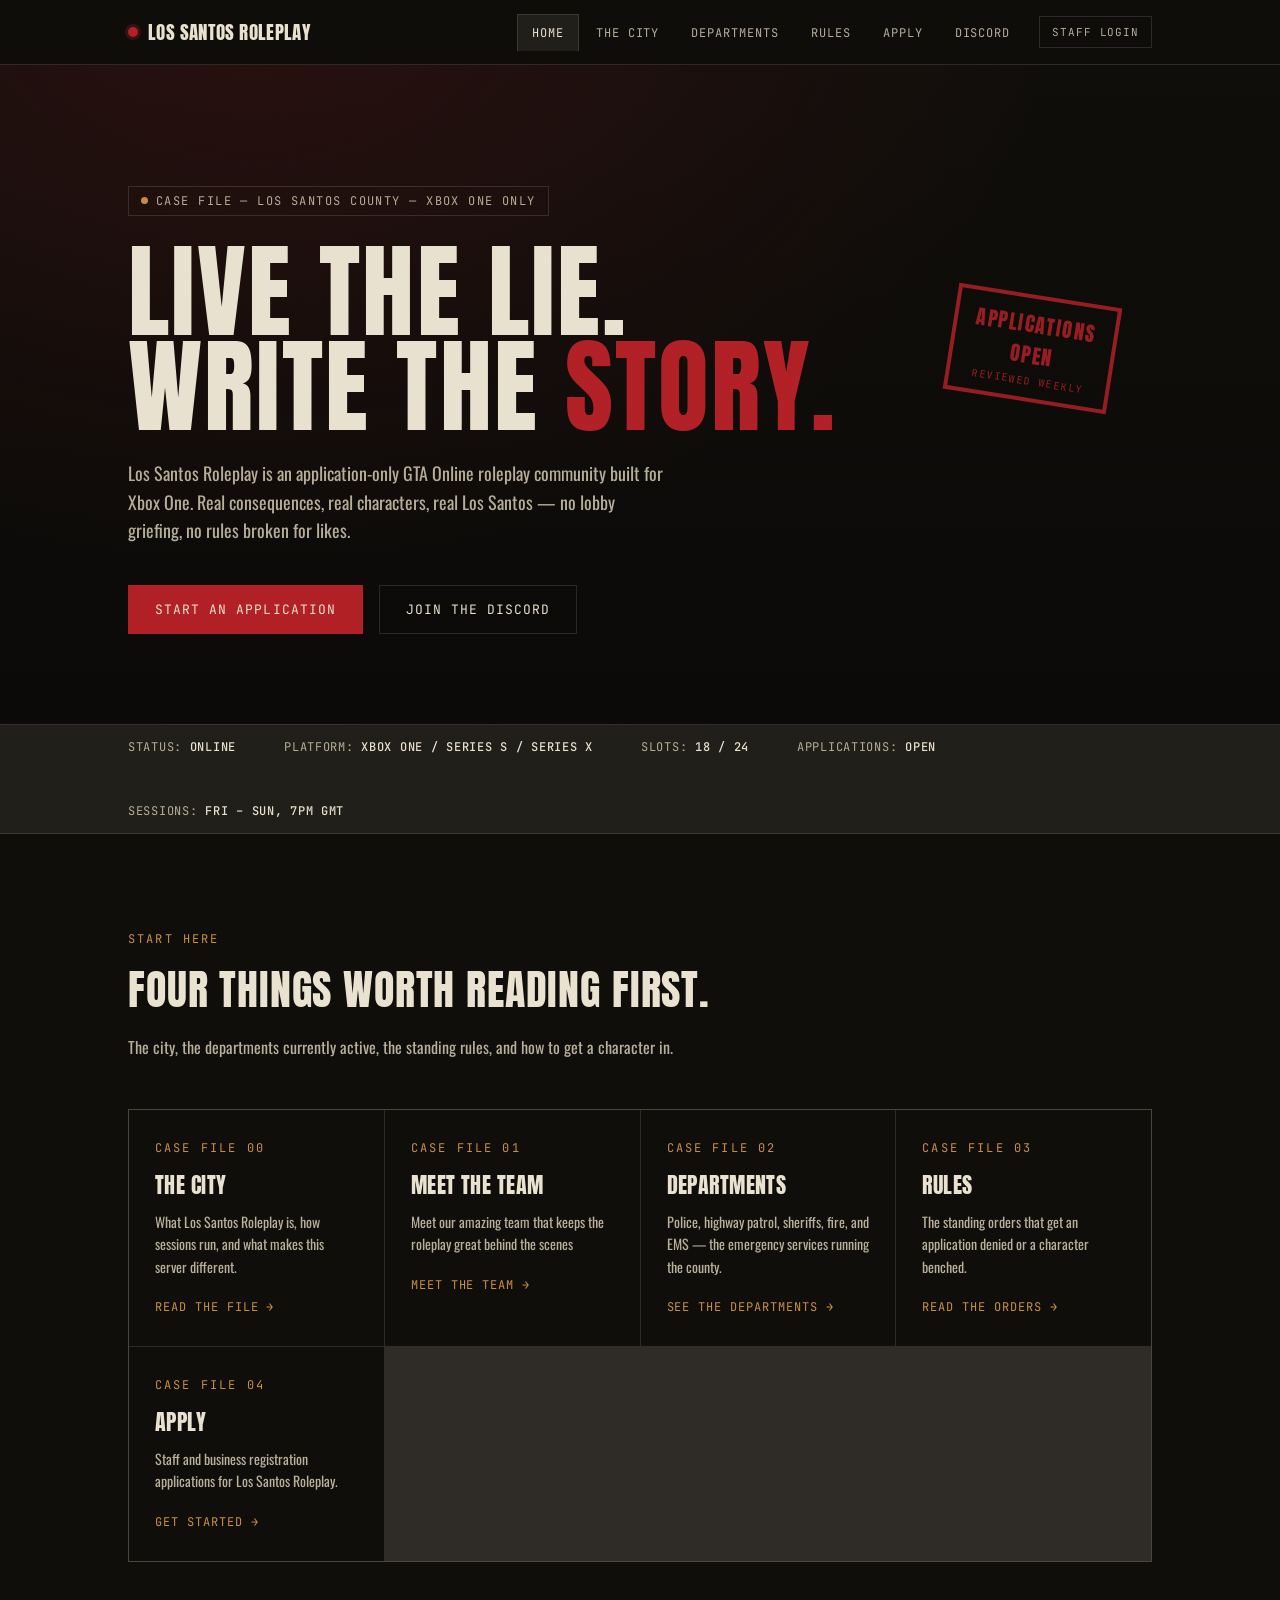
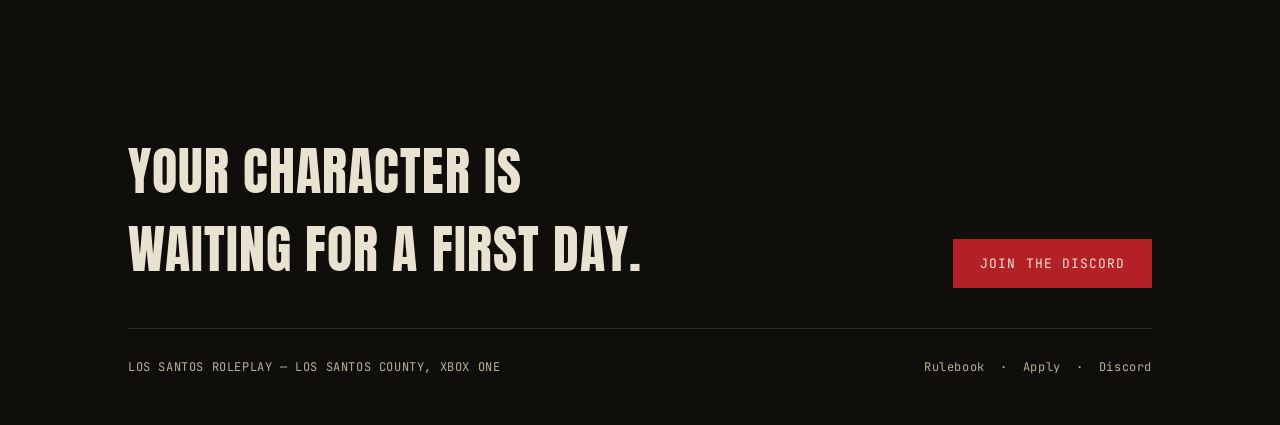
<file: home.html>
<!DOCTYPE html>
<html lang="en">
<head>
<meta charset="UTF-8">
<meta name="viewport" content="width=device-width, initial-scale=1.0">
<title>Los Santos Roleplay — Xbox One GTA RP</title>
<link rel="preconnect" href="https://fonts.googleapis.com">
<link rel="preconnect" href="https://fonts.gstatic.com" crossorigin>
<link href="https://fonts.googleapis.com/css2?family=Anton&family=Oswald:wght@400;500;600;700&family=JetBrains+Mono:wght@400;500;700&display=swap" rel="stylesheet">
<style>

  :root{
    --ink:#100e0b;
    --concrete:#211f1a;
    --concrete-2:#2c2a23;
    --paper:#e9e2d0;
    --paper-dim:#b8b09b;
    --brake:#b32127;
    --brake-dim:#7c1a1e;
    --ochre:#c9903f;
    --olive:#5b5a3f;
    --line: rgba(233,226,208,0.14);
  }
  *{box-sizing:border-box;}
  html{scroll-behavior:smooth;}
  body{
    margin:0;
    background:var(--ink);
    color:var(--paper);
    font-family:'Oswald',sans-serif;
    font-weight:400;
    overflow-x:hidden;
  }
  body::before{
    content:"";
    position:fixed;
    inset:0;
    pointer-events:none;
    z-index:999;
    opacity:0.05;
    background-image:
      repeating-linear-gradient(0deg, #000 0px, transparent 1px, transparent 2px, #000 3px),
      repeating-linear-gradient(90deg, #000 0px, transparent 1px, transparent 2px, #000 3px);
    mix-blend-mode:overlay;
  }
  h1,h2,h3{
    font-family:'Anton',sans-serif;
    font-weight:400;
    text-transform:uppercase;
    letter-spacing:0.02em;
    margin:0;
  }
  .eyebrow{
    font-family:'JetBrains Mono',monospace;
    font-size:12px;
    letter-spacing:0.18em;
    text-transform:uppercase;
    color:var(--ochre);
  }
  a{color:inherit;}
  .wrap{max-width:1080px;margin:0 auto;padding:0 28px;}

  nav{
    position:sticky;top:0;z-index:100;
    background:rgba(16,14,11,0.92);
    backdrop-filter:blur(6px);
    border-bottom:1px solid var(--line);
  }
  .nav-inner{
    max-width:1080px;margin:0 auto;padding:0 28px;
    display:flex;align-items:center;justify-content:space-between;
    height:64px;
  }
  .brand{
    font-family:'Anton',sans-serif;
    font-size:19px;
    letter-spacing:0.02em;
    white-space:nowrap;
    display:flex;align-items:center;gap:10px;
    text-decoration:none;
    color:var(--paper);
  }
  .brand .dot{width:10px;height:10px;background:var(--brake);border-radius:50%;box-shadow:0 0 0 3px rgba(179,33,39,0.25);}
  .tabs{display:flex;gap:2px;}
  .tabs a{
    font-family:'JetBrains Mono',monospace;
    font-size:12px;
    letter-spacing:0.08em;
    text-transform:uppercase;
    text-decoration:none;
    color:var(--paper-dim);
    padding:10px 14px;
    border:1px solid transparent;
    border-bottom:none;
    transition:color .15s ease, border-color .15s ease, background .15s ease;
  }
  .tabs a:hover{color:var(--paper);background:var(--concrete);border-color:var(--line);}
  .tabs a.active{color:var(--paper);border-color:var(--line);background:var(--concrete);}
  .tabs a:focus-visible{outline:2px solid var(--ochre);outline-offset:-2px;}
  @media (max-width:760px){ .tabs{display:none;} }

  .pagehero{
    position:relative;
    padding:80px 0 60px;
    background:
      radial-gradient(ellipse at 20% -10%, rgba(179,33,39,0.16), transparent 55%),
      linear-gradient(180deg, var(--ink) 0%, #0b0a08 100%);
    border-bottom:1px solid var(--line);
  }
  .pagehero h1{font-size:clamp(38px,6vw,64px);line-height:0.95;}
  .pagehero p{max-width:560px;color:var(--paper-dim);font-size:17px;line-height:1.6;margin-top:20px;}

  .hero{
    position:relative;
    padding:120px 0 90px;
    background:
      radial-gradient(ellipse at 20% -10%, rgba(179,33,39,0.16), transparent 55%),
      linear-gradient(180deg, var(--ink) 0%, #0b0a08 100%);
    border-bottom:1px solid var(--line);
  }
  .case-tag{
    display:inline-flex;align-items:center;gap:8px;
    font-family:'JetBrains Mono',monospace;
    font-size:12px;letter-spacing:0.12em;
    color:var(--paper-dim);
    border:1px solid var(--line);
    padding:6px 12px;
    margin-bottom:28px;
  }
  .case-tag .dot{width:7px;height:7px;background:var(--ochre);border-radius:50%;}
  .hero h1{
    font-size:clamp(52px,9vw,104px);
    line-height:0.92;
    color:var(--paper);
  }
  .hero h1 span{color:var(--brake);}
  .hero-sub{
    max-width:540px;
    font-size:18px;
    line-height:1.6;
    color:var(--paper-dim);
    margin:24px 0 40px;
  }
  .cta-row{display:flex;gap:16px;flex-wrap:wrap;align-items:center;}
  .btn{
    font-family:'JetBrains Mono',monospace;
    font-size:13px;letter-spacing:0.08em;text-transform:uppercase;
    text-decoration:none;
    padding:15px 26px;
    display:inline-block;
    border:1px solid var(--line);
    transition:transform .15s ease, background .15s ease, border-color .15s ease;
  }
  .btn-primary{background:var(--brake);border-color:var(--brake);color:var(--paper);}
  .btn-primary:hover{background:var(--brake-dim);transform:translateY(-2px);}
  .btn-ghost{color:var(--paper);}
  .btn-ghost:hover{border-color:var(--ochre);color:var(--ochre);transform:translateY(-2px);}

  .stamp{
    position:absolute;
    right:6%;
    top:110px;
    border:4px solid var(--brake);
    color:var(--brake);
    font-family:'Anton',sans-serif;
    font-size:20px;
    letter-spacing:0.08em;
    padding:10px 18px;
    transform:rotate(9deg);
    opacity:0.85;
    text-align:center;
  }
  .stamp small{display:block;font-family:'JetBrains Mono',monospace;font-size:10px;letter-spacing:0.15em;margin-top:4px;color:var(--brake);}
  @media (max-width:760px){ .stamp{display:none;} }

  .ticker{
    background:var(--concrete);
    border-bottom:1px solid var(--line);
    padding:14px 0;
    font-family:'JetBrains Mono',monospace;
    font-size:12px;
    letter-spacing:0.06em;
    color:var(--paper-dim);
    overflow:hidden;
  }
  .ticker-inner{display:flex;gap:48px;flex-wrap:wrap;}
  .ticker-inner .item{white-space:nowrap;}
  .ticker-inner .item b{color:var(--paper);font-weight:500;}
  .status-on{color:#7fae5b;}

  section{padding:90px 0;border-bottom:1px solid var(--line);}
  section:last-of-type{border-bottom:none;}
  .section-head{margin-bottom:48px;max-width:640px;}
  .section-head h2{font-size:clamp(30px,4vw,42px);margin-top:10px;}
  .section-head p{color:var(--paper-dim);font-size:16px;line-height:1.6;margin-top:14px;}

  .city-grid{display:grid;grid-template-columns:1.1fr 0.9fr;gap:50px;align-items:start;}
  @media (max-width:800px){ .city-grid{grid-template-columns:1fr;} }
  .city-copy p{color:var(--paper-dim);font-size:16px;line-height:1.75;margin:0 0 16px;}
  .redact{background:var(--paper);color:var(--paper);border-radius:2px;}
  .file-card{
    background:var(--concrete);
    border:1px solid var(--line);
    padding:26px;
  }
  .file-card .eyebrow{margin-bottom:14px;display:block;}
  .file-list{list-style:none;margin:0;padding:0;}
  .file-list li{
    display:flex;justify-content:space-between;
    padding:10px 0;
    border-bottom:1px dashed var(--line);
    font-size:14px;
  }
  .file-list li:last-child{border-bottom:none;}
  .file-list li span:last-child{color:var(--ochre);font-family:'JetBrains Mono',monospace;font-size:13px;}

  .faction-grid{display:grid;grid-template-columns:repeat(auto-fit,minmax(230px,1fr));gap:1px;background:var(--line);border:1px solid var(--line);}
  .faction-card{
    background:var(--ink);
    padding:28px 24px;
    transition:background .2s ease;
  }
  .faction-card:hover{background:var(--concrete);}
  .faction-card .tag{
    font-family:'JetBrains Mono',monospace;font-size:11px;letter-spacing:0.1em;
    color:var(--brake);text-transform:uppercase;margin-bottom:10px;display:block;
  }
  .faction-card h3{font-size:24px;margin-bottom:10px;}
  .faction-card p{color:var(--paper-dim);font-size:14px;line-height:1.6;margin:0;}

  .rules-list{display:flex;flex-direction:column;gap:1px;background:var(--line);border:1px solid var(--line);}
  .rule-row{
    background:var(--ink);
    display:grid;grid-template-columns:64px 1fr;gap:20px;
    padding:22px 26px;
  }
  .rule-row .num{font-family:'Anton',sans-serif;font-size:28px;color:var(--olive);}
  .rule-row h3{font-size:17px;text-transform:none;font-family:'Oswald',sans-serif;font-weight:600;letter-spacing:0;margin-bottom:6px;}
  .rule-row p{color:var(--paper-dim);font-size:14px;line-height:1.6;margin:0;}
  .rule-row.rule-simple{align-items:center;}
  .rule-row.rule-simple p{color:var(--paper);font-size:15px;line-height:1.6;}
  .rules-note{margin-top:20px;color:var(--paper-dim);font-size:13px;font-family:'JetBrains Mono',monospace;}

  .steps{display:grid;grid-template-columns:repeat(4,1fr);gap:24px;}
  @media (max-width:820px){ .steps{grid-template-columns:1fr 1fr;} }
  @media (max-width:520px){ .steps{grid-template-columns:1fr;} }
  .step{border:1px solid var(--line);padding:24px 20px;background:var(--concrete);}
  .step .n{font-family:'JetBrains Mono',monospace;color:var(--ochre);font-size:12px;letter-spacing:0.1em;margin-bottom:12px;}
  .step h3{font-size:18px;text-transform:none;font-family:'Oswald',sans-serif;font-weight:600;letter-spacing:0;margin-bottom:8px;}
  .step p{color:var(--paper-dim);font-size:14px;line-height:1.55;margin:0;}

  .teaser-grid{display:grid;grid-template-columns:repeat(auto-fit,minmax(220px,1fr));gap:1px;background:var(--line);border:1px solid var(--line);}
  .teaser-card{
    background:var(--ink);
    padding:30px 26px;
    text-decoration:none;
    color:var(--paper);
    display:block;
    transition:background .2s ease;
  }
  .teaser-card:hover{background:var(--concrete);}
  .teaser-card .eyebrow{display:block;margin-bottom:12px;}
  .teaser-card h3{font-size:22px;margin-bottom:10px;}
  .teaser-card p{color:var(--paper-dim);font-size:14px;line-height:1.6;margin:0 0 14px;}
  .teaser-card .go{font-family:'JetBrains Mono',monospace;font-size:12px;letter-spacing:0.08em;color:var(--ochre);text-transform:uppercase;}

  .discord-card{
    background:var(--concrete);
    border:1px solid var(--line);
    padding:40px;
    display:flex;justify-content:space-between;align-items:center;flex-wrap:wrap;gap:24px;
  }
  .discord-card h3{font-size:26px;margin-bottom:10px;}
  .discord-card p{color:var(--paper-dim);font-size:15px;max-width:420px;margin:0;}

  footer{padding:80px 0 50px;}
  .connect{
    display:flex;justify-content:space-between;align-items:flex-end;flex-wrap:wrap;gap:32px;
    padding-bottom:40px;border-bottom:1px solid var(--line);margin-bottom:30px;
  }
  .connect h2{font-size:clamp(30px,5vw,52px);max-width:520px;}
  .foot-meta{
    display:flex;justify-content:space-between;flex-wrap:wrap;gap:16px;
    font-family:'JetBrains Mono',monospace;font-size:12px;color:var(--paper-dim);letter-spacing:0.05em;
  }
  .foot-meta a{text-decoration:none;color:var(--paper-dim);}
  .foot-meta a:hover{color:var(--brake);}

  /* Staff nav link */
  .nav-right{display:flex;align-items:center;}
  .staff-link{
    font-family:'JetBrains Mono',monospace;
    font-size:11px;letter-spacing:0.08em;text-transform:uppercase;
    color:var(--paper-dim);
    text-decoration:none;
    border:1px solid var(--line);
    padding:8px 12px;
    margin-left:14px;
    transition:color .15s ease, border-color .15s ease;
    white-space:nowrap;
  }
  .staff-link:hover, .staff-link.active{color:var(--ochre);border-color:var(--ochre);}

  /* Forms */
  .form-grid{display:grid;grid-template-columns:repeat(auto-fit,minmax(340px,1fr));gap:1px;background:var(--line);border:1px solid var(--line);}
  .form-card{background:var(--ink);padding:32px 28px;}
  .form-card h3{font-size:22px;margin-bottom:6px;}
  .form-card .form-desc{color:var(--paper-dim);font-size:14px;line-height:1.5;margin:0 0 24px;}
  .field{margin-bottom:18px;}
  .field label{
    display:block;font-family:'JetBrains Mono',monospace;font-size:11px;
    letter-spacing:0.08em;text-transform:uppercase;color:var(--paper-dim);margin-bottom:8px;
  }
  .field input, .field textarea, .field select{
    width:100%;background:var(--concrete);border:1px solid var(--line);
    color:var(--paper);font-family:'Oswald',sans-serif;font-size:15px;
    padding:11px 13px;border-radius:0;
  }
  .field input:focus, .field textarea:focus, .field select:focus{outline:none;border-color:var(--ochre);}
  .field textarea{resize:vertical;min-height:90px;}
  .form-msg{
    font-family:'JetBrains Mono',monospace;font-size:12px;letter-spacing:0.05em;
    margin-top:14px;min-height:16px;
  }
  .form-msg.ok{color:#7fae5b;}
  .form-msg.err{color:var(--brake);}
  .form-submit{width:100%;text-align:center;cursor:pointer;background:var(--brake);border:1px solid var(--brake);color:var(--paper);
    font-family:'JetBrains Mono',monospace;font-size:13px;letter-spacing:0.08em;text-transform:uppercase;
    padding:14px 20px;transition:background .15s ease;}
  .form-submit:hover{background:var(--brake-dim);}
  .form-submit:disabled{opacity:0.5;cursor:not-allowed;}

  /* Login card */
  .login-wrap{display:flex;justify-content:center;padding:40px 0;}
  .login-card{
    width:100%;max-width:380px;background:var(--concrete);border:1px solid var(--line);padding:36px 32px;
  }
  .login-card h2{font-size:24px;margin-bottom:24px;}

  /* Staff dashboard */
  .dash-head{display:flex;justify-content:space-between;align-items:center;flex-wrap:wrap;gap:16px;margin-bottom:36px;}
  .dash-head .who{font-family:'JetBrains Mono',monospace;font-size:12px;color:var(--paper-dim);margin-top:8px;}
  .btn-signout{
    font-family:'JetBrains Mono',monospace;font-size:12px;letter-spacing:0.08em;text-transform:uppercase;
    background:transparent;border:1px solid var(--line);color:var(--paper);padding:10px 16px;cursor:pointer;
  }
  .btn-signout:hover{border-color:var(--brake);color:var(--brake);}
  .app-table{width:100%;border-collapse:collapse;margin-bottom:12px;}
  .app-table th{
    text-align:left;font-family:'JetBrains Mono',monospace;font-size:11px;letter-spacing:0.08em;text-transform:uppercase;
    color:var(--paper-dim);border-bottom:1px solid var(--line);padding:10px 12px;
  }
  .app-table td{border-bottom:1px solid var(--line);padding:12px;font-size:14px;vertical-align:top;}
  .app-table select{
    background:var(--concrete);color:var(--paper);border:1px solid var(--line);font-family:'JetBrains Mono',monospace;
    font-size:12px;padding:6px 8px;
  }
  .empty-note{color:var(--paper-dim);font-family:'JetBrains Mono',monospace;font-size:13px;padding:20px 0;}

  ::selection{background:var(--brake);color:var(--paper);}

</style>

</head>
<body>

<nav>
  <div class="nav-inner">
    <a class="brand" href="home.html"><span class="dot"></span>LOS SANTOS ROLEPLAY</a>
    <div class="nav-right">
      <div class="tabs">
        <a href="home.html" class="active">Home</a><a href="city.html">The City</a><a href="departments.html">Departments</a><a href="rules.html">Rules</a><a href="apply.html">Apply</a><a href="discord.html">Discord</a>
      </div>
      <a class="staff-link" href="login.html">Staff Login</a>
    </div>
  </div>
</nav>

<header class="hero">
  <div class="wrap" style="position:relative;">
    <div class="case-tag"><span class="dot"></span>CASE FILE — LOS SANTOS COUNTY — XBOX ONE ONLY</div>
    <h1>LIVE THE LIE.<br>WRITE THE <span>STORY.</span></h1>
    <p class="hero-sub">Los Santos Roleplay is an application-only GTA Online roleplay community built for Xbox One. Real consequences, real characters, real Los Santos — no lobby griefing, no rules broken for likes.</p>
    <div class="cta-row">
      <a class="btn btn-primary" href="apply.html">Start an application</a>
      <a class="btn btn-ghost" href="discord.html">Join the Discord</a>
    </div>
    <div class="stamp">APPLICATIONS<br>OPEN<small>REVIEWED WEEKLY</small></div>
  </div>
</header>

<div class="ticker">
  <div class="wrap ticker-inner">
    <span class="item">STATUS: <b class="status-on">ONLINE</b></span>
    <span class="item">PLATFORM: <b>XBOX ONE / SERIES S / SERIES X</b></span>
    <span class="item">SLOTS: <b>18 / 24</b></span>
    <span class="item">APPLICATIONS: <b>OPEN</b></span>
    <span class="item">SESSIONS: <b>FRI – SUN, 7PM GMT</b></span>
  </div>
</div>

<section>
  <div class="wrap">
    <div class="section-head">
      <span class="eyebrow">Start here</span>
      <h2>Four things worth reading first.</h2>
      <p>The city, the departments currently active, the standing rules, and how to get a character in.</p>
    </div>
    <div class="teaser-grid">
      <a class="teaser-card" href="city.html">
        <span class="eyebrow">Case file 00</span>
        <h3>The City</h3>
        <p>What Los Santos Roleplay is, how sessions run, and what makes this server different.</p>
        <span class="go">Read the file →</span>
      </a>
      <a class="teaser-card" href="meet-the-team.html">
        <span class="eyebrow">Case file 01</span>
        <h3>Meet The Team</h3>
        <p>Meet our amazing team that keeps the roleplay great behind the scenes</p>
        <span class="go">Meet The Team →</span>
      </a>
      
      <a class="teaser-card" href="departments.html">
        <span class="eyebrow">Case file 02</span>
        <h3>Departments</h3>
        <p>Police, highway patrol, sheriffs, fire, and EMS — the emergency services running the county.</p>
        <span class="go">See the departments →</span>
      </a>
      <a class="teaser-card" href="rules.html">
        <span class="eyebrow">Case file 03</span>
        <h3>Rules</h3>
        <p>The standing orders that get an application denied or a character benched.</p>
        <span class="go">Read the orders →</span>
      </a>
      <a class="teaser-card" href="apply.html">
        <span class="eyebrow">Case file 04</span>
        <h3>Apply</h3>
        <p>Staff and business registration applications for Los Santos Roleplay.</p>
        <span class="go">Get started →</span>
      </a>
    </div>
  </div>
</section>

<footer>
  <div class="wrap">
    <div class="connect">
      <h2>Your character is<br>waiting for a first day.</h2>
      <a class="btn btn-primary" href="discord.html">Join the Discord</a>
    </div>
    <div class="foot-meta">
      <span>LOS SANTOS ROLEPLAY — LOS SANTOS COUNTY, XBOX ONE</span>
      <span><a href="rules.html">Rulebook</a> &nbsp;·&nbsp; <a href="apply.html">Apply</a> &nbsp;·&nbsp; <a href="discord.html">Discord</a></span>
    </div>
  </div>
</footer>

</body>
</html>
</file>
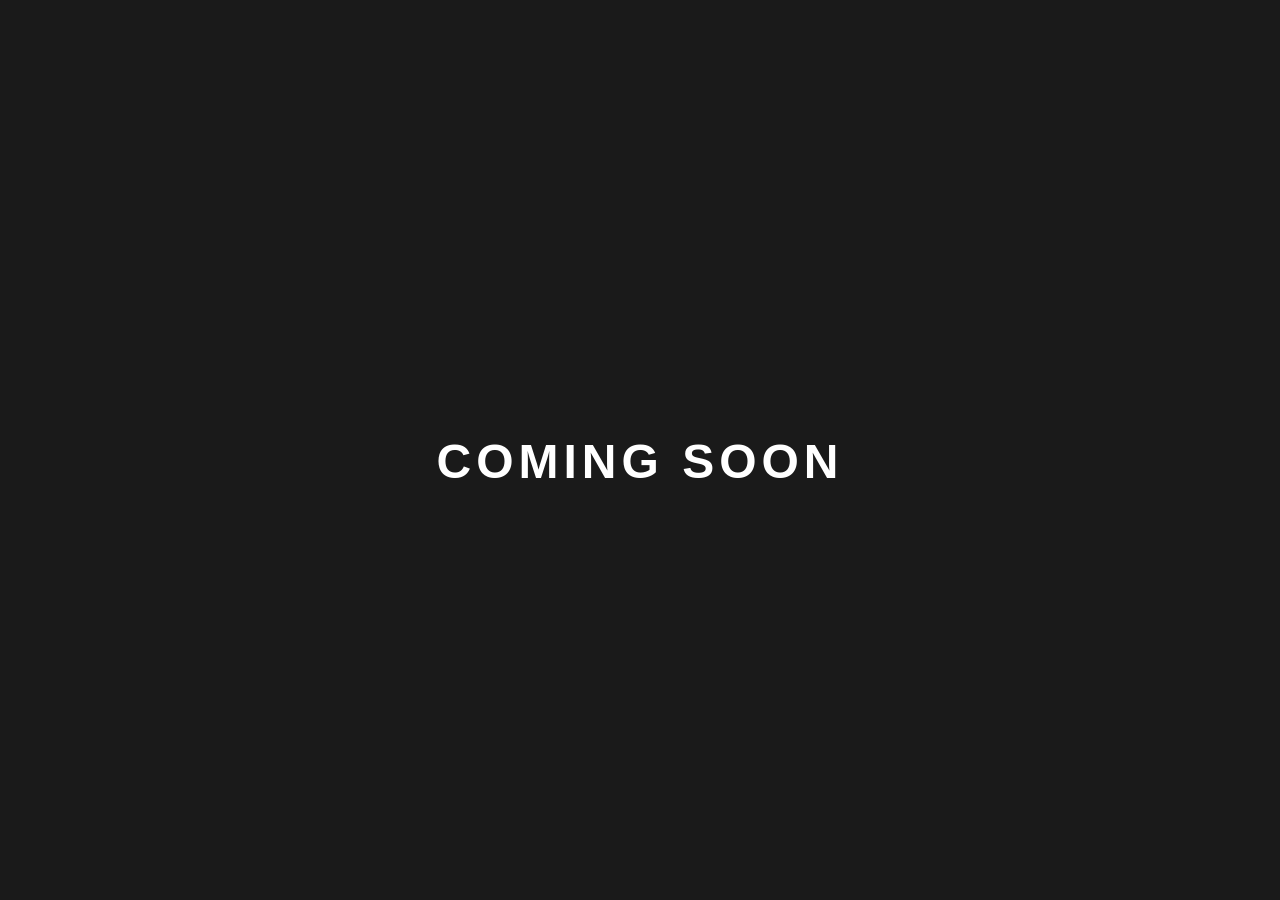
<file: Maintenance.html>
<!DOCTYPE html>
<html lang="en">
<head>
    <meta charset="UTF-8">
    <meta name="viewport" content="width=device-width, initial-scale=1.0">
    <title>Coming Soon</title>
    <style>
        body {
            font-family: 'Segoe UI', sans-serif;
            background-color: #1a1a1a;
            color: #ffffff;
            display: flex;
            justify-content: center;
            align-items: center;
            height: 100vh;
            margin: 0;
            text-align: center;
        }
        .container {
            padding: 20px;
        }
        h1 {
            font-size: 3rem;
            margin-bottom: 10px;
            text-transform: uppercase;
            letter-spacing: 5px;
        }
        #countdown {
            font-size: 2rem;
            font-weight: bold;
            color: #00d4ff;
        }
    </style>
</head>
<body>

    <div class="container">
        <h1>Coming Soon</h1>
        <div id="countdown"></div>
    </div>

    <script>
        // Set the date we are counting down to (change this date as needed)
        const countDownDate = new Date("Jul 31, 2026 23:59:59").getTime();

        const x = setInterval(function() {
            const now = new Date().getTime();
            const distance = countDownDate - now;

            const days = Math.floor(distance / (1000 * 60 * 60 * 24));
            const hours = Math.floor((distance % (1000 * 60 * 60 * 24)) / (1000 * 60 * 60));
            const minutes = Math.floor((distance % (1000 * 60 * 60)) / (1000 * 60));
            const seconds = Math.floor((distance % (1000 * 60)) / 1000);

            document.getElementById("countdown").innerHTML = days + "d " + hours + "h " 
            + minutes + "m " + seconds + "s ";

            if (distance < 0) {
                clearInterval(x);
                document.getElementById("countdown").innerHTML = "WE ARE LIVE!";
            }
        }, 1000);
    </script>
</body>
</html>
</file>
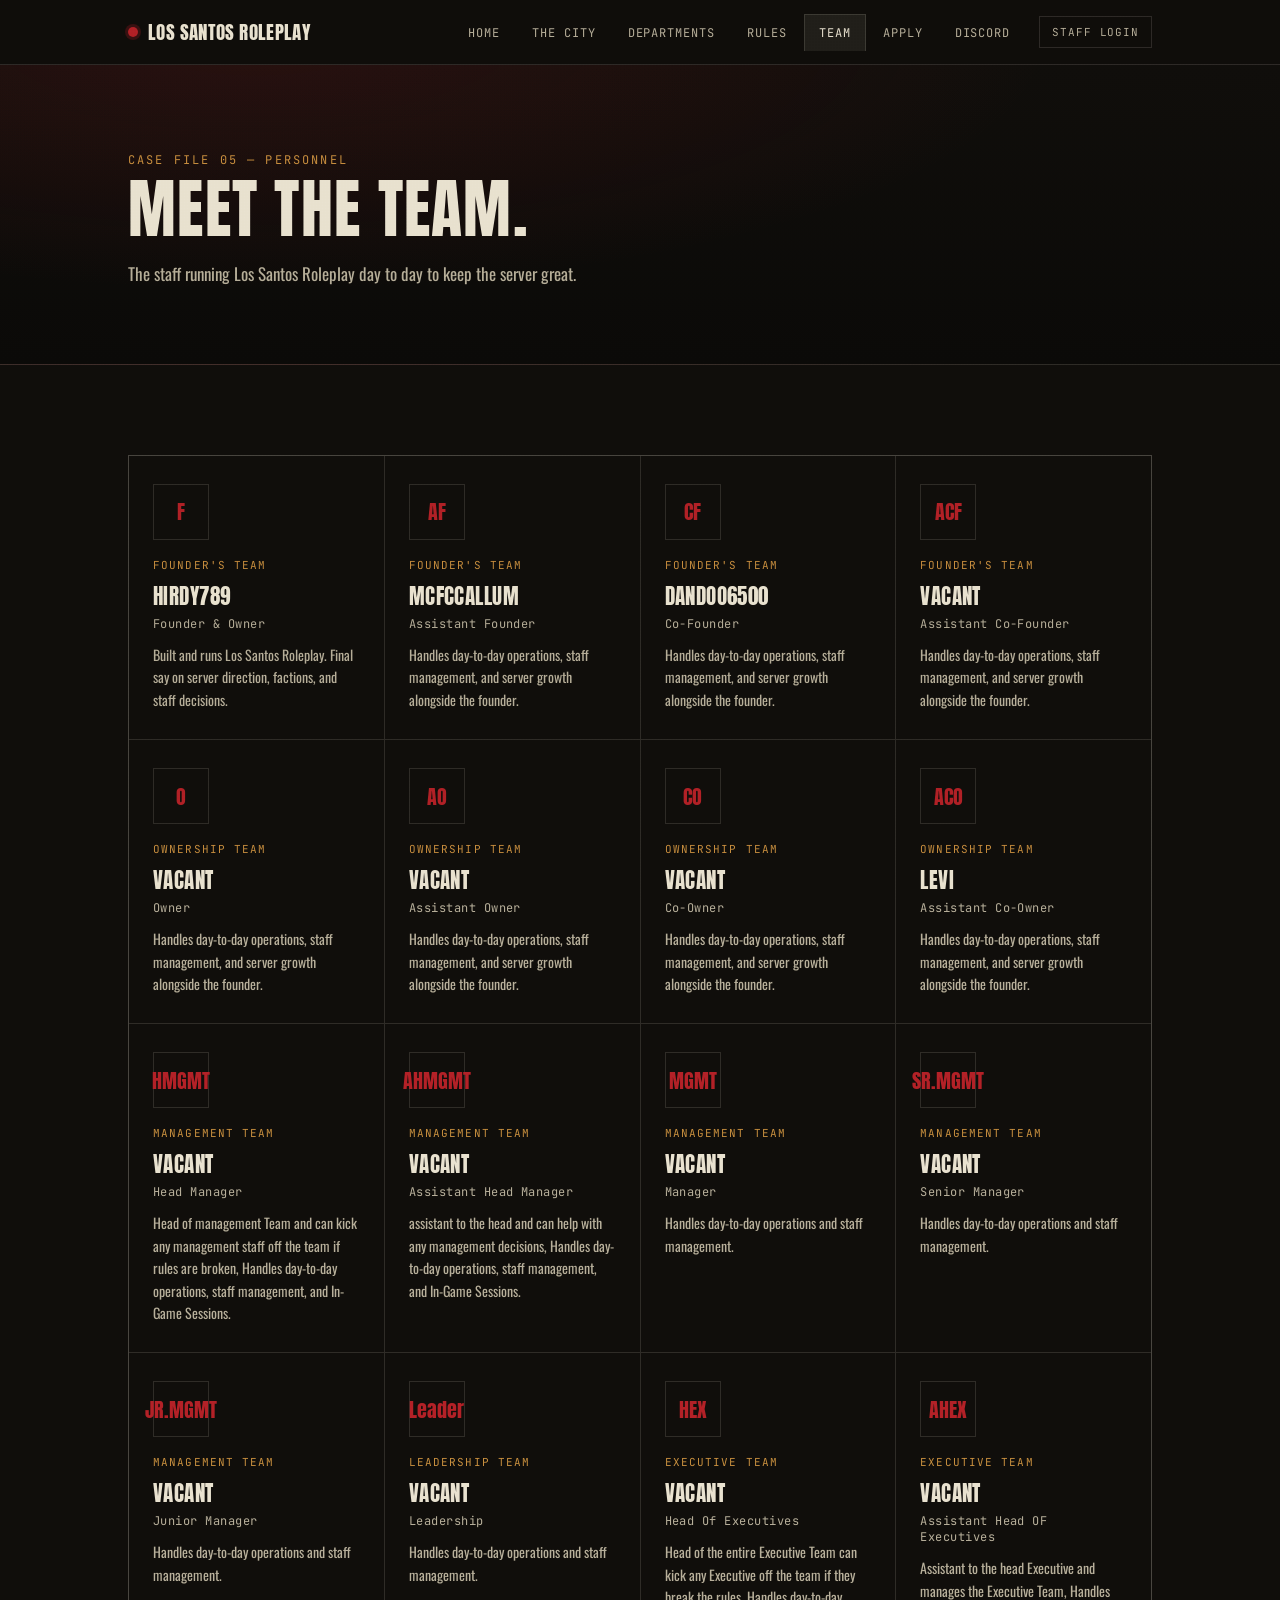
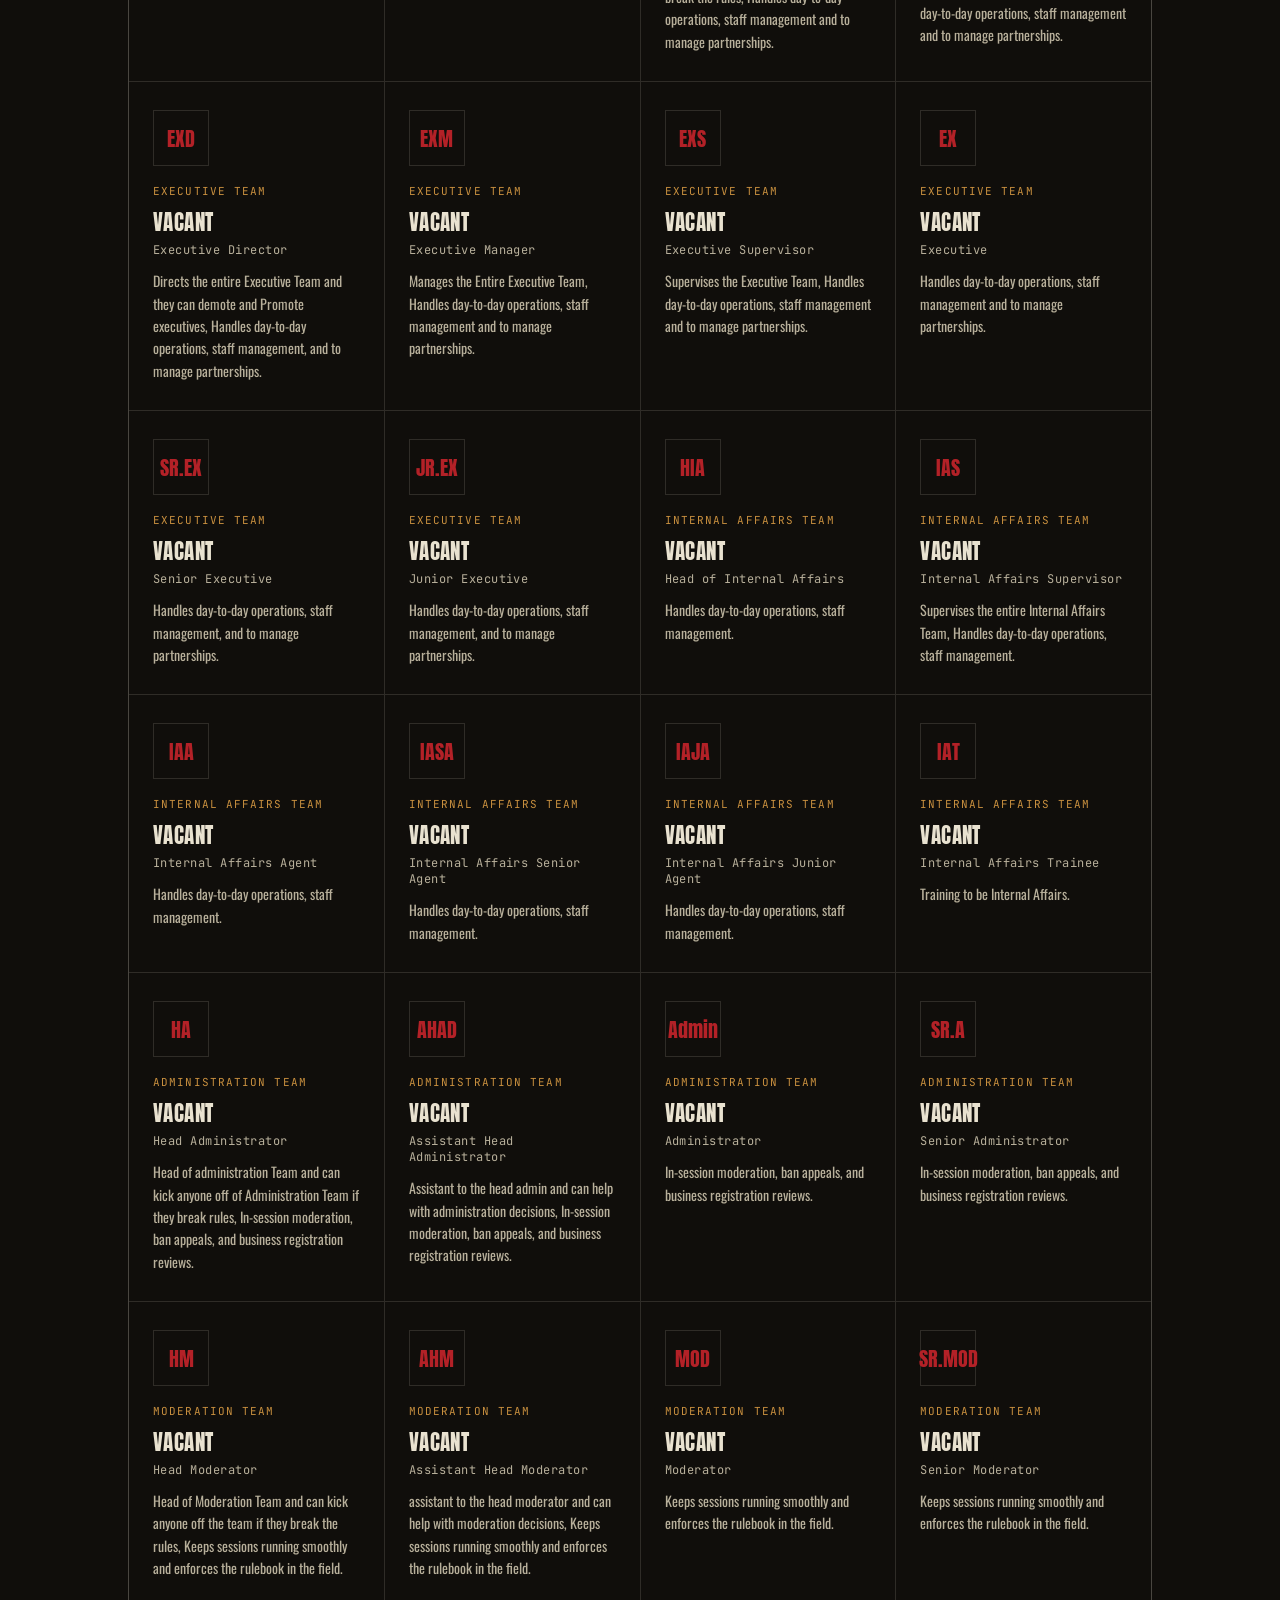
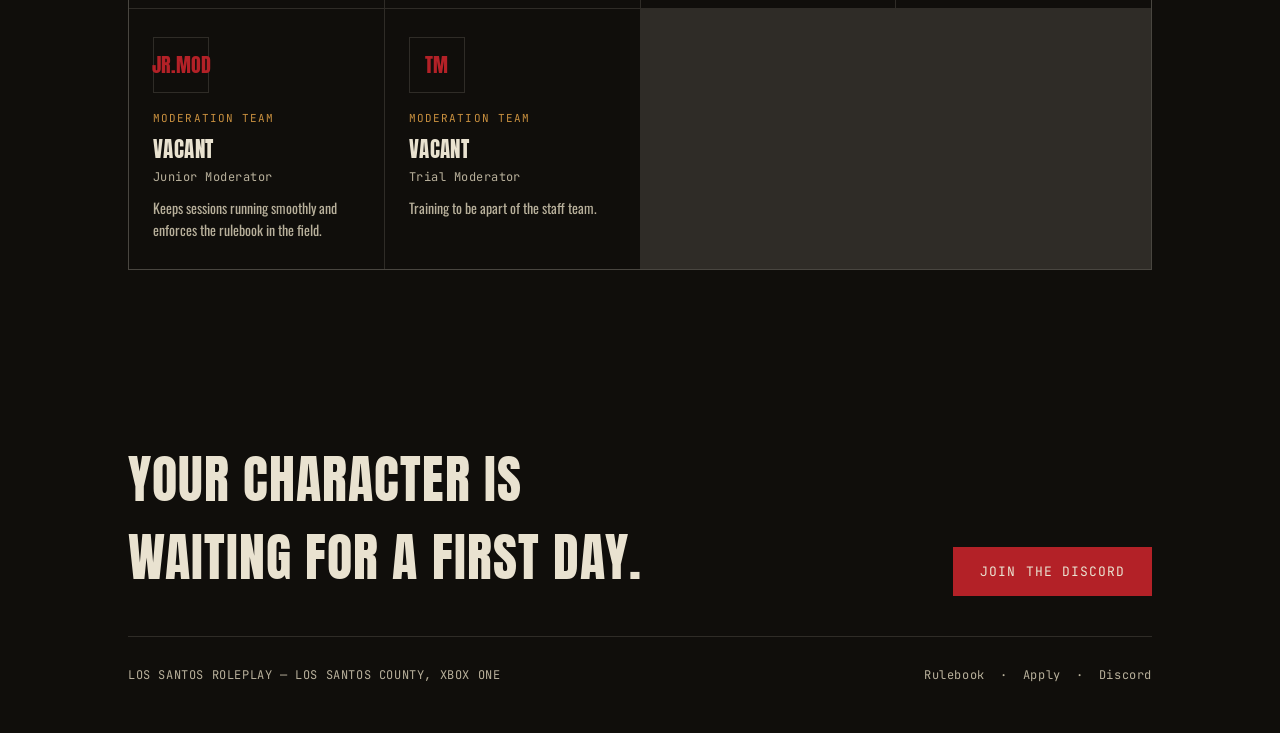
<file: meet-the-team.html>
<!DOCTYPE html>
<html lang="en">
<head>
<meta charset="UTF-8">
<meta name="viewport" content="width=device-width, initial-scale=1.0">
<title>Meet the Team — Los Santos Roleplay</title>
<link rel="preconnect" href="https://fonts.googleapis.com">
<link rel="preconnect" href="https://fonts.gstatic.com" crossorigin>
<link href="https://fonts.googleapis.com/css2?family=Anton&family=Oswald:wght@400;500;600;700&family=JetBrains+Mono:wght@400;500;700&display=swap" rel="stylesheet">
<style>

  :root{
    --ink:#100e0b;
    --concrete:#211f1a;
    --concrete-2:#2c2a23;
    --paper:#e9e2d0;
    --paper-dim:#b8b09b;
    --brake:#b32127;
    --brake-dim:#7c1a1e;
    --ochre:#c9903f;
    --olive:#5b5a3f;
    --line: rgba(233,226,208,0.14);
  }
  *{box-sizing:border-box;}
  html{scroll-behavior:smooth;}
  body{
    margin:0;
    background:var(--ink);
    color:var(--paper);
    font-family:'Oswald',sans-serif;
    font-weight:400;
    overflow-x:hidden;
  }
  body::before{
    content:"";
    position:fixed;
    inset:0;
    pointer-events:none;
    z-index:999;
    opacity:0.05;
    background-image:
      repeating-linear-gradient(0deg, #000 0px, transparent 1px, transparent 2px, #000 3px),
      repeating-linear-gradient(90deg, #000 0px, transparent 1px, transparent 2px, #000 3px);
    mix-blend-mode:overlay;
  }
  h1,h2,h3{
    font-family:'Anton',sans-serif;
    font-weight:400;
    text-transform:uppercase;
    letter-spacing:0.02em;
    margin:0;
  }
  .eyebrow{
    font-family:'JetBrains Mono',monospace;
    font-size:12px;
    letter-spacing:0.18em;
    text-transform:uppercase;
    color:var(--ochre);
  }
  a{color:inherit;}
  .wrap{max-width:1080px;margin:0 auto;padding:0 28px;}

  nav{
    position:sticky;top:0;z-index:100;
    background:rgba(16,14,11,0.92);
    backdrop-filter:blur(6px);
    border-bottom:1px solid var(--line);
  }
  .nav-inner{
    max-width:1080px;margin:0 auto;padding:0 28px;
    display:flex;align-items:center;justify-content:space-between;
    height:64px;
  }
  .brand{
    font-family:'Anton',sans-serif;
    font-size:19px;
    letter-spacing:0.02em;
    white-space:nowrap;
    display:flex;align-items:center;gap:10px;
    text-decoration:none;
    color:var(--paper);
  }
  .brand .dot{width:10px;height:10px;background:var(--brake);border-radius:50%;box-shadow:0 0 0 3px rgba(179,33,39,0.25);}
  .tabs{display:flex;gap:2px;}
  .tabs a{
    font-family:'JetBrains Mono',monospace;
    font-size:12px;
    letter-spacing:0.08em;
    text-transform:uppercase;
    text-decoration:none;
    color:var(--paper-dim);
    padding:10px 14px;
    border:1px solid transparent;
    border-bottom:none;
    transition:color .15s ease, border-color .15s ease, background .15s ease;
  }
  .tabs a:hover{color:var(--paper);background:var(--concrete);border-color:var(--line);}
  .tabs a.active{color:var(--paper);border-color:var(--line);background:var(--concrete);}
  .tabs a:focus-visible{outline:2px solid var(--ochre);outline-offset:-2px;}
  @media (max-width:760px){ .tabs{display:none;} }

  .pagehero{
    position:relative;
    padding:80px 0 60px;
    background:
      radial-gradient(ellipse at 20% -10%, rgba(179,33,39,0.16), transparent 55%),
      linear-gradient(180deg, var(--ink) 0%, #0b0a08 100%);
    border-bottom:1px solid var(--line);
  }
  .pagehero h1{font-size:clamp(38px,6vw,64px);line-height:0.95;}
  .pagehero p{max-width:560px;color:var(--paper-dim);font-size:17px;line-height:1.6;margin-top:20px;}

  .hero{
    position:relative;
    padding:120px 0 90px;
    background:
      radial-gradient(ellipse at 20% -10%, rgba(179,33,39,0.16), transparent 55%),
      linear-gradient(180deg, var(--ink) 0%, #0b0a08 100%);
    border-bottom:1px solid var(--line);
  }
  .case-tag{
    display:inline-flex;align-items:center;gap:8px;
    font-family:'JetBrains Mono',monospace;
    font-size:12px;letter-spacing:0.12em;
    color:var(--paper-dim);
    border:1px solid var(--line);
    padding:6px 12px;
    margin-bottom:28px;
  }
  .case-tag .dot{width:7px;height:7px;background:var(--ochre);border-radius:50%;}
  .hero h1{
    font-size:clamp(52px,9vw,104px);
    line-height:0.92;
    color:var(--paper);
  }
  .hero h1 span{color:var(--brake);}
  .hero-sub{
    max-width:540px;
    font-size:18px;
    line-height:1.6;
    color:var(--paper-dim);
    margin:24px 0 40px;
  }
  .cta-row{display:flex;gap:16px;flex-wrap:wrap;align-items:center;}
  .btn{
    font-family:'JetBrains Mono',monospace;
    font-size:13px;letter-spacing:0.08em;text-transform:uppercase;
    text-decoration:none;
    padding:15px 26px;
    display:inline-block;
    border:1px solid var(--line);
    transition:transform .15s ease, background .15s ease, border-color .15s ease;
  }
  .btn-primary{background:var(--brake);border-color:var(--brake);color:var(--paper);}
  .btn-primary:hover{background:var(--brake-dim);transform:translateY(-2px);}
  .btn-ghost{color:var(--paper);}
  .btn-ghost:hover{border-color:var(--ochre);color:var(--ochre);transform:translateY(-2px);}

  .stamp{
    position:absolute;
    right:6%;
    top:110px;
    border:4px solid var(--brake);
    color:var(--brake);
    font-family:'Anton',sans-serif;
    font-size:20px;
    letter-spacing:0.08em;
    padding:10px 18px;
    transform:rotate(9deg);
    opacity:0.85;
    text-align:center;
  }
  .stamp small{display:block;font-family:'JetBrains Mono',monospace;font-size:10px;letter-spacing:0.15em;margin-top:4px;color:var(--brake);}
  @media (max-width:760px){ .stamp{display:none;} }

  .ticker{
    background:var(--concrete);
    border-bottom:1px solid var(--line);
    padding:14px 0;
    font-family:'JetBrains Mono',monospace;
    font-size:12px;
    letter-spacing:0.06em;
    color:var(--paper-dim);
    overflow:hidden;
  }
  .ticker-inner{display:flex;gap:48px;flex-wrap:wrap;}
  .ticker-inner .item{white-space:nowrap;}
  .ticker-inner .item b{color:var(--paper);font-weight:500;}
  .status-on{color:#7fae5b;}

  section{padding:90px 0;border-bottom:1px solid var(--line);}
  section:last-of-type{border-bottom:none;}
  .section-head{margin-bottom:48px;max-width:640px;}
  .section-head h2{font-size:clamp(30px,4vw,42px);margin-top:10px;}
  .section-head p{color:var(--paper-dim);font-size:16px;line-height:1.6;margin-top:14px;}

  .city-grid{display:grid;grid-template-columns:1.1fr 0.9fr;gap:50px;align-items:start;}
  @media (max-width:800px){ .city-grid{grid-template-columns:1fr;} }
  .city-copy p{color:var(--paper-dim);font-size:16px;line-height:1.75;margin:0 0 16px;}
  .redact{background:var(--paper);color:var(--paper);border-radius:2px;}
  .file-card{
    background:var(--concrete);
    border:1px solid var(--line);
    padding:26px;
  }
  .file-card .eyebrow{margin-bottom:14px;display:block;}
  .file-list{list-style:none;margin:0;padding:0;}
  .file-list li{
    display:flex;justify-content:space-between;
    padding:10px 0;
    border-bottom:1px dashed var(--line);
    font-size:14px;
  }
  .file-list li:last-child{border-bottom:none;}
  .file-list li span:last-child{color:var(--ochre);font-family:'JetBrains Mono',monospace;font-size:13px;}

  .faction-grid{display:grid;grid-template-columns:repeat(auto-fit,minmax(230px,1fr));gap:1px;background:var(--line);border:1px solid var(--line);}
  .faction-card{
    background:var(--ink);
    padding:28px 24px;
    transition:background .2s ease;
  }
  .faction-card:hover{background:var(--concrete);}
  .faction-card .tag{
    font-family:'JetBrains Mono',monospace;font-size:11px;letter-spacing:0.1em;
    color:var(--brake);text-transform:uppercase;margin-bottom:10px;display:block;
  }
  .faction-card h3{font-size:24px;margin-bottom:10px;}
  .faction-card p{color:var(--paper-dim);font-size:14px;line-height:1.6;margin:0;}

  .rules-list{display:flex;flex-direction:column;gap:1px;background:var(--line);border:1px solid var(--line);}
  .rule-row{
    background:var(--ink);
    display:grid;grid-template-columns:64px 1fr;gap:20px;
    padding:22px 26px;
  }
  .rule-row .num{font-family:'Anton',sans-serif;font-size:28px;color:var(--olive);}
  .rule-row h3{font-size:17px;text-transform:none;font-family:'Oswald',sans-serif;font-weight:600;letter-spacing:0;margin-bottom:6px;}
  .rule-row p{color:var(--paper-dim);font-size:14px;line-height:1.6;margin:0;}
  .rule-row.rule-simple{align-items:center;}
  .rule-row.rule-simple p{color:var(--paper);font-size:15px;line-height:1.6;}
  .rules-note{margin-top:20px;color:var(--paper-dim);font-size:13px;font-family:'JetBrains Mono',monospace;}

  .steps{display:grid;grid-template-columns:repeat(4,1fr);gap:24px;}
  @media (max-width:820px){ .steps{grid-template-columns:1fr 1fr;} }
  @media (max-width:520px){ .steps{grid-template-columns:1fr;} }
  .step{border:1px solid var(--line);padding:24px 20px;background:var(--concrete);}
  .step .n{font-family:'JetBrains Mono',monospace;color:var(--ochre);font-size:12px;letter-spacing:0.1em;margin-bottom:12px;}
  .step h3{font-size:18px;text-transform:none;font-family:'Oswald',sans-serif;font-weight:600;letter-spacing:0;margin-bottom:8px;}
  .step p{color:var(--paper-dim);font-size:14px;line-height:1.55;margin:0;}

  .teaser-grid{display:grid;grid-template-columns:repeat(auto-fit,minmax(220px,1fr));gap:1px;background:var(--line);border:1px solid var(--line);}
  .teaser-card{
    background:var(--ink);
    padding:30px 26px;
    text-decoration:none;
    color:var(--paper);
    display:block;
    transition:background .2s ease;
  }
  .teaser-card:hover{background:var(--concrete);}
  .teaser-card .eyebrow{display:block;margin-bottom:12px;}
  .teaser-card h3{font-size:22px;margin-bottom:10px;}
  .teaser-card p{color:var(--paper-dim);font-size:14px;line-height:1.6;margin:0 0 14px;}
  .teaser-card .go{font-family:'JetBrains Mono',monospace;font-size:12px;letter-spacing:0.08em;color:var(--ochre);text-transform:uppercase;}

  .discord-card{
    background:var(--concrete);
    border:1px solid var(--line);
    padding:40px;
    display:flex;justify-content:space-between;align-items:center;flex-wrap:wrap;gap:24px;
  }
  .discord-card h3{font-size:26px;margin-bottom:10px;}
  .discord-card p{color:var(--paper-dim);font-size:15px;max-width:420px;margin:0;}

  footer{padding:80px 0 50px;}
  .connect{
    display:flex;justify-content:space-between;align-items:flex-end;flex-wrap:wrap;gap:32px;
    padding-bottom:40px;border-bottom:1px solid var(--line);margin-bottom:30px;
  }
  .connect h2{font-size:clamp(30px,5vw,52px);max-width:520px;}
  .foot-meta{
    display:flex;justify-content:space-between;flex-wrap:wrap;gap:16px;
    font-family:'JetBrains Mono',monospace;font-size:12px;color:var(--paper-dim);letter-spacing:0.05em;
  }
  .foot-meta a{text-decoration:none;color:var(--paper-dim);}
  .foot-meta a:hover{color:var(--brake);}

  /* Staff nav link */
  .nav-right{display:flex;align-items:center;}
  .staff-link{
    font-family:'JetBrains Mono',monospace;
    font-size:11px;letter-spacing:0.08em;text-transform:uppercase;
    color:var(--paper-dim);
    text-decoration:none;
    border:1px solid var(--line);
    padding:8px 12px;
    margin-left:14px;
    transition:color .15s ease, border-color .15s ease;
    white-space:nowrap;
  }
  .staff-link:hover, .staff-link.active{color:var(--ochre);border-color:var(--ochre);}

  /* Forms */
  .form-grid{display:grid;grid-template-columns:repeat(auto-fit,minmax(340px,1fr));gap:1px;background:var(--line);border:1px solid var(--line);}
  .form-card{background:var(--ink);padding:32px 28px;}
  .form-card h3{font-size:22px;margin-bottom:6px;}
  .form-card .form-desc{color:var(--paper-dim);font-size:14px;line-height:1.5;margin:0 0 24px;}
  .field{margin-bottom:18px;}
  .field label{
    display:block;font-family:'JetBrains Mono',monospace;font-size:11px;
    letter-spacing:0.08em;text-transform:uppercase;color:var(--paper-dim);margin-bottom:8px;
  }
  .field input, .field textarea, .field select{
    width:100%;background:var(--concrete);border:1px solid var(--line);
    color:var(--paper);font-family:'Oswald',sans-serif;font-size:15px;
    padding:11px 13px;border-radius:0;
  }
  .field input:focus, .field textarea:focus, .field select:focus{outline:none;border-color:var(--ochre);}
  .field textarea{resize:vertical;min-height:90px;}
  .form-msg{
    font-family:'JetBrains Mono',monospace;font-size:12px;letter-spacing:0.05em;
    margin-top:14px;min-height:16px;
  }
  .form-msg.ok{color:#7fae5b;}
  .form-msg.err{color:var(--brake);}
  .form-submit{width:100%;text-align:center;cursor:pointer;background:var(--brake);border:1px solid var(--brake);color:var(--paper);
    font-family:'JetBrains Mono',monospace;font-size:13px;letter-spacing:0.08em;text-transform:uppercase;
    padding:14px 20px;transition:background .15s ease;}
  .form-submit:hover{background:var(--brake-dim);}
  .form-submit:disabled{opacity:0.5;cursor:not-allowed;}

  /* Login card */
  .login-wrap{display:flex;justify-content:center;padding:40px 0;}
  .login-card{
    width:100%;max-width:380px;background:var(--concrete);border:1px solid var(--line);padding:36px 32px;
  }
  .login-card h2{font-size:24px;margin-bottom:24px;}

  /* Staff dashboard */
  .dash-head{display:flex;justify-content:space-between;align-items:center;flex-wrap:wrap;gap:16px;margin-bottom:36px;}
  .dash-head .who{font-family:'JetBrains Mono',monospace;font-size:12px;color:var(--paper-dim);margin-top:8px;}
  .btn-signout{
    font-family:'JetBrains Mono',monospace;font-size:12px;letter-spacing:0.08em;text-transform:uppercase;
    background:transparent;border:1px solid var(--line);color:var(--paper);padding:10px 16px;cursor:pointer;
  }
  .btn-signout:hover{border-color:var(--brake);color:var(--brake);}
  .app-table{width:100%;border-collapse:collapse;margin-bottom:12px;}
  .app-table th{
    text-align:left;font-family:'JetBrains Mono',monospace;font-size:11px;letter-spacing:0.08em;text-transform:uppercase;
    color:var(--paper-dim);border-bottom:1px solid var(--line);padding:10px 12px;
  }
  .app-table td{border-bottom:1px solid var(--line);padding:12px;font-size:14px;vertical-align:top;}
  .app-table select{
    background:var(--concrete);color:var(--paper);border:1px solid var(--line);font-family:'JetBrains Mono',monospace;
    font-size:12px;padding:6px 8px;
  }
  .empty-note{color:var(--paper-dim);font-family:'JetBrains Mono',monospace;font-size:13px;padding:20px 0;}

  /* Team */
  .team-grid{display:grid;grid-template-columns:repeat(auto-fit,minmax(230px,1fr));gap:1px;background:var(--line);border:1px solid var(--line);}
  .team-card{background:var(--ink);padding:28px 24px;transition:background .2s ease;}
  .team-card:hover{background:var(--concrete);}
  .team-avatar{
    width:56px;height:56px;border:1px solid var(--line);
    display:flex;align-items:center;justify-content:center;
    font-family:'Anton',sans-serif;font-size:20px;color:var(--brake);
    margin-bottom:18px;
  }
  .team-card .tag{
    font-family:'JetBrains Mono',monospace;font-size:11px;letter-spacing:0.1em;
    color:var(--ochre);text-transform:uppercase;margin-bottom:8px;display:block;
  }
  .team-card h3{font-size:21px;margin-bottom:4px;}
  .team-card .role{
    font-family:'JetBrains Mono',monospace;font-size:12px;color:var(--paper-dim);
    letter-spacing:0.04em;margin-bottom:12px;display:block;
  }
  .team-card p{color:var(--paper-dim);font-size:14px;line-height:1.6;margin:0;}

  ::selection{background:var(--brake);color:var(--paper);}

</style>

</head>
<body>

<nav>
  <div class="nav-inner">
    <a class="brand" href="home.html"><span class="dot"></span>LOS SANTOS ROLEPLAY</a>
    <div class="nav-right">
      <div class="tabs">
        <a href="home.html">Home</a><a href="city.html">The City</a><a href="departments.html">Departments</a><a href="rules.html">Rules</a><a href="team.html" class="active">Team</a><a href="apply.html">Apply</a><a href="discord.html">Discord</a>
      </div>
      <a class="staff-link" href="login.html">Staff Login</a>
    </div>
  </div>
</nav>

<header class="pagehero">
  <div class="wrap">
    <span class="eyebrow">Case file 05 — personnel</span>
    <h1 style="margin-top:10px;">Meet the team.</h1>
    <p>The staff running Los Santos Roleplay day to day to keep the server great.</p>
  </div>
</header>
<section style="border-bottom:none;">
  <div class="wrap">
    <div class="team-grid">
      <div class="team-card">
        <div class="team-avatar">F</div>
        <span class="tag">Founder's Team</span>
        <h3>Hirdy789</h3>
        <span class="role">Founder &amp; Owner</span>
        <p>Built and runs Los Santos Roleplay. Final say on server direction, factions, and staff decisions.</p>
      </div>
      <div class="team-card">
        <div class="team-avatar">AF</div>
        <span class="tag">Founder's Team</span>
        <h3>MCFCCALLUM</h3>
        <span class="role">Assistant Founder</span>
        <p>Handles day-to-day operations, staff management, and server growth alongside the founder.</p>
      </div>
      <div class="team-card">
        <div class="team-avatar">CF</div>
        <span class="tag">Founder's Team</span>
        <h3>Dandoo6500</h3>
        <span class="role">Co-Founder</span>
        <p>Handles day-to-day operations, staff management, and server growth alongside the founder.</p>
      </div>
      <div class="team-card">
        <div class="team-avatar">ACF</div>
        <span class="tag">Founder's Team</span>
        <h3>Vacant</h3>
        <span class="role">Assistant Co-Founder</span>
        <p>Handles day-to-day operations, staff management, and server growth alongside the founder.</p>
      </div>
      <div class="team-card">
        <div class="team-avatar">O</div>
        <span class="tag">Ownership Team</span>
        <h3>Vacant</h3>
        <span class="role">Owner</span>
        <p>Handles day-to-day operations, staff management, and server growth alongside the founder.</p>
      </div>
      
      <div class="team-card">
        <div class="team-avatar">AO</div>
        <span class="tag">Ownership Team</span>
        <h3>Vacant</h3>
        <span class="role">Assistant Owner</span>
        <p>Handles day-to-day operations, staff management, and server growth alongside the founder.</p>
      </div>
      
      <div class="team-card">
        <div class="team-avatar">CO</div>
        <span class="tag">Ownership Team</span>
        <h3>Vacant</h3>
        <span class="role">Co-Owner</span>
        <p>Handles day-to-day operations, staff management, and server growth alongside the founder.</p>
      </div>

      <div class="team-card">
        <div class="team-avatar">ACO</div>
        <span class="tag">Ownership Team</span>
        <h3>Levi</h3>
        <span class="role">Assistant Co-Owner</span>
        <p>Handles day-to-day operations, staff management, and server growth alongside the founder.</p>
      </div>
      
      <div class="team-card">
        <div class="team-avatar">HMGMT</div>
        <span class="tag">Management Team</span>
        <h3>Vacant</h3>
        <span class="role">Head Manager</span>
        <p>Head of management Team and can kick any management staff off the team if rules are broken, Handles day-to-day operations, staff management, and In-Game Sessions.</p>
      </div>
      
      <div class="team-card">
        <div class="team-avatar">AHMGMT</div>
        <span class="tag">Management Team</span>
        <h3>Vacant</h3>
        <span class="role">Assistant Head Manager</span>
        <p>assistant to the head and can help with any management decisions, Handles day-to-day operations, staff management, and In-Game Sessions.</p>
      </div>


<div class="team-card">
        <div class="team-avatar">MGMT</div>
        <span class="tag">Management Team</span>
        <h3>Vacant</h3>
        <span class="role">Manager</span>
        <p>Handles day-to-day operations and staff management.</p>
</div>

      <div class="team-card">
        <div class="team-avatar">SR.MGMT</div>
        <span class="tag">Management Team</span>
        <h3>Vacant</h3>
        <span class="role">Senior Manager</span>
        <p>Handles day-to-day operations and staff management.</p>
      </div>

<div class="team-card">
        <div class="team-avatar">JR.MGMT</div>
        <span class="tag">Management Team</span>
        <h3>Vacant</h3>
        <span class="role">Junior Manager</span>
        <p>Handles day-to-day operations and staff management.</p>
</div>
      <div class="team-card">
        <div class="team-avatar">Leader</div>
        <span class="tag">Leadership Team</span>
        <h3>Vacant</h3>
        <span class="role">Leadership</span>
        <p>Handles day-to-day operations and staff management. </p>
      </div>

      <div class="team-card">
        <div class="team-avatar">HEX</div>
        <span class="tag">Executive Team</span>
        <h3>Vacant</h3>
        <span class="role">Head Of Executives</span>
        <p>Head of the entire Executive Team can kick any Executive off the team if they break the rules, Handles day-to-day operations, staff management and to manage partnerships. </p>
      </div>

<div class="team-card">
        <div class="team-avatar">AHEX</div>
        <span class="tag">Executive Team</span>
        <h3>Vacant</h3>
        <span class="role">Assistant Head OF Executives</span>
        <p>Assistant to the head Executive and manages the Executive Team, Handles day-to-day operations, staff management and to manage partnerships.</p>
</div>

      <div class="team-card">
        <div class="team-avatar">EXD</div>
        <span class="tag">Executive Team</span>
        <h3>Vacant</h3>
        <span class="role">Executive Director</span>
        <p>Directs the entire Executive Team and they can demote and Promote executives, Handles day-to-day operations, staff management, and to manage partnerships.</p>
      </div>

<div class="team-card">
        <div class="team-avatar">EXM</div>
        <span class="tag">Executive Team</span>
        <h3>Vacant</h3>
        <span class="role">Executive Manager</span>
        <p>Manages the Entire Executive Team, Handles day-to-day operations, staff management and to manage partnerships.</p>
</div>

      <div class="team-card">
        <div class="team-avatar">EXS</div>
        <span class="tag">Executive Team</span>
        <h3>Vacant</h3>
        <span class="role">Executive Supervisor</span>
        <p>Supervises the Executive Team, Handles day-to-day operations, staff management and to manage partnerships.</p>
      </div>

      <div class="team-card">
        <div class="team-avatar">EX</div>
        <span class="tag">Executive Team</span>
        <h3>Vacant</h3>
        <span class="role">Executive</span>
        <p>Handles day-to-day operations, staff management and to manage partnerships.</p>
      </div>

<div class="team-card">
        <div class="team-avatar">SR.EX</div>
        <span class="tag">Executive Team</span>
        <h3>Vacant</h3>
        <span class="role">Senior Executive</span>
        <p>Handles day-to-day operations, staff management, and to manage partnerships.</p>
</div>

      <div class="team-card">
        <div class="team-avatar">JR.EX</div>
        <span class="tag">Executive Team</span>
        <h3>Vacant</h3>
        <span class="role">Junior Executive</span>
        <p>Handles day-to-day operations, staff management, and to manage partnerships.</p>
      </div>

      <div class="team-card">
        <div class="team-avatar">HIA</div>
        <span class="tag">Internal Affairs Team</span>
        <h3>Vacant</h3>
        <span class="role">Head of Internal Affairs</span>
        <p>Handles day-to-day operations, staff management.</p>
      </div>

<div class="team-card">
        <div class="team-avatar">IAS</div>
        <span class="tag">Internal Affairs Team</span>
        <h3>Vacant</h3>
        <span class="role">Internal Affairs Supervisor</span>
        <p>Supervises the entire Internal Affairs Team, Handles day-to-day operations, staff management.</p>
</div>

      <div class="team-card">
        <div class="team-avatar">IAA</div>
        <span class="tag">Internal Affairs Team</span>
        <h3>Vacant</h3>
        <span class="role">Internal Affairs Agent</span>
        <p>Handles day-to-day operations, staff management.</p>
      </div>

      <div class="team-card">
        <div class="team-avatar">IASA</div>
        <span class="tag">Internal Affairs Team</span>
        <h3>Vacant</h3>
        <span class="role">Internal Affairs Senior Agent</span>
        <p>Handles day-to-day operations, staff management.</p>
      </div>

      <div class="team-card">
        <div class="team-avatar">IAJA</div>
        <span class="tag">Internal Affairs Team</span>
        <h3>Vacant</h3>
        <span class="role">Internal Affairs Junior Agent</span>
        <p>Handles day-to-day operations, staff management.</p>
      </div>

      <div class="team-card">
        <div class="team-avatar">IAT</div>
        <span class="tag">Internal Affairs Team</span>
        <h3>Vacant</h3>
        <span class="role">Internal Affairs Trainee</span>
        <p>Training to be Internal Affairs.</p>
      </div>
      <div class="team-card">
        <div class="team-avatar">HA</div>
        <span class="tag">Administration Team</span>
        <h3>Vacant</h3>
        <span class="role">Head Administrator</span>
        <p>Head of administration Team and can kick anyone off of Administration Team if they break rules, In-session moderation, ban appeals, and business registration reviews.</p>
      </div>
      <div class="team-card">
        <div class="team-avatar">AHAD</div>
        <span class="tag">Administration Team</span>
        <h3>Vacant</h3>
        <span class="role">Assistant Head Administrator</span>
        <p>Assistant to the head admin and can help with administration decisions, In-session moderation, ban appeals, and business registration reviews.</p>
      </div>
      <div class="team-card">
        <div class="team-avatar">Admin</div>
        <span class="tag">Administration Team</span>
        <h3>Vacant</h3>
        <span class="role">Administrator</span>
        <p>In-session moderation, ban appeals, and business registration reviews.</p>
      </div>
      <div class="team-card">
        <div class="team-avatar">SR.A</div>
        <span class="tag">Administration Team</span>
        <h3>Vacant</h3>
        <span class="role">Senior Administrator</span>
        <p>In-session moderation, ban appeals, and business registration reviews.</p>
      </div>
      <div class="team-card">
        <div class="team-avatar">HM</div>
        <span class="tag">Moderation Team</span>
        <h3>Vacant</h3>
        <span class="role">Head Moderator</span>
        <p>Head of Moderation Team and can kick anyone off the team if they break the rules, Keeps sessions running smoothly and enforces the rulebook in the field.</p>
      </div>
      <div class="team-card">
        <div class="team-avatar">AHM</div>
        <span class="tag">Moderation Team</span>
        <h3>Vacant</h3>
        <span class="role">Assistant Head Moderator</span>
        <p>assistant to the head moderator and can help with moderation decisions, Keeps sessions running smoothly and enforces the rulebook in the field.</p>
      </div>
      <div class="team-card">
        <div class="team-avatar">MOD</div>
        <span class="tag">Moderation Team</span>
        <h3>Vacant</h3>
        <span class="role">Moderator</span>
        <p>Keeps sessions running smoothly and enforces the rulebook in the field.</p>
      </div>
      <div class="team-card">
        <div class="team-avatar">SR.MOD</div>
        <span class="tag">Moderation Team</span>
        <h3>Vacant</h3>
        <span class="role">Senior Moderator</span>
        <p>Keeps sessions running smoothly and enforces the rulebook in the field.</p>
      </div>
      <div class="team-card">
        <div class="team-avatar">JR.MOD</div>
        <span class="tag">Moderation Team</span>
        <h3>Vacant</h3>
        <span class="role">Junior Moderator</span>
        <p>Keeps sessions running smoothly and enforces the rulebook in the field.</p>
      </div>
      <div class="team-card">
        <div class="team-avatar">TM</div>
        <span class="tag">Moderation Team</span>
        <h3>Vacant</h3>
        <span class="role">Trial Moderator</span>
        <p>Training to be apart of the staff team.</p>
      </div>
    </div>
  </div>
</section>

<footer>
  <div class="wrap">
    <div class="connect">
      <h2>Your character is<br>waiting for a first day.</h2>
      <a class="btn btn-primary" href="discord.html">Join the Discord</a>
    </div>
    <div class="foot-meta">
      <span>LOS SANTOS ROLEPLAY — LOS SANTOS COUNTY, XBOX ONE</span>
      <span><a href="rules.html">Rulebook</a> &nbsp;·&nbsp; <a href="apply.html">Apply</a> &nbsp;·&nbsp; <a href="discord.html">Discord</a></span>
    </div>
  </div>
</footer>

</body>
</html>
</file>
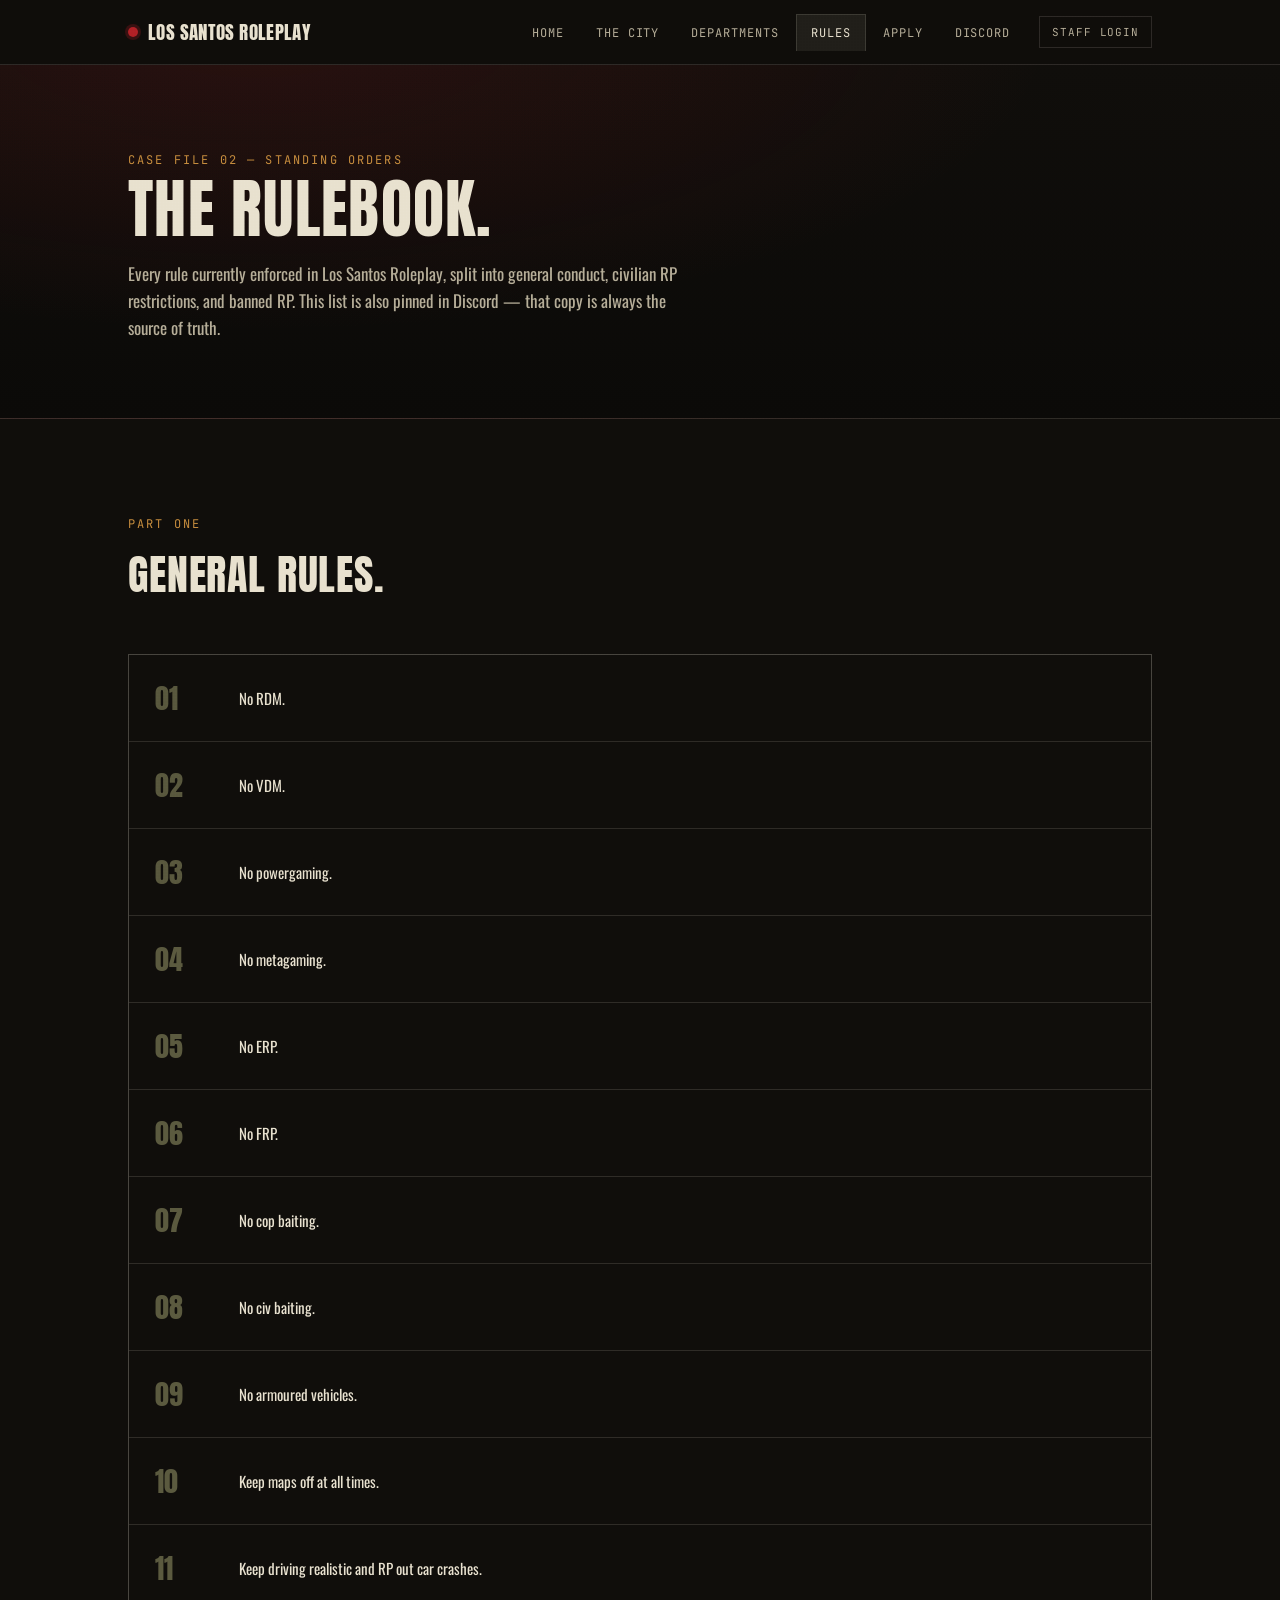
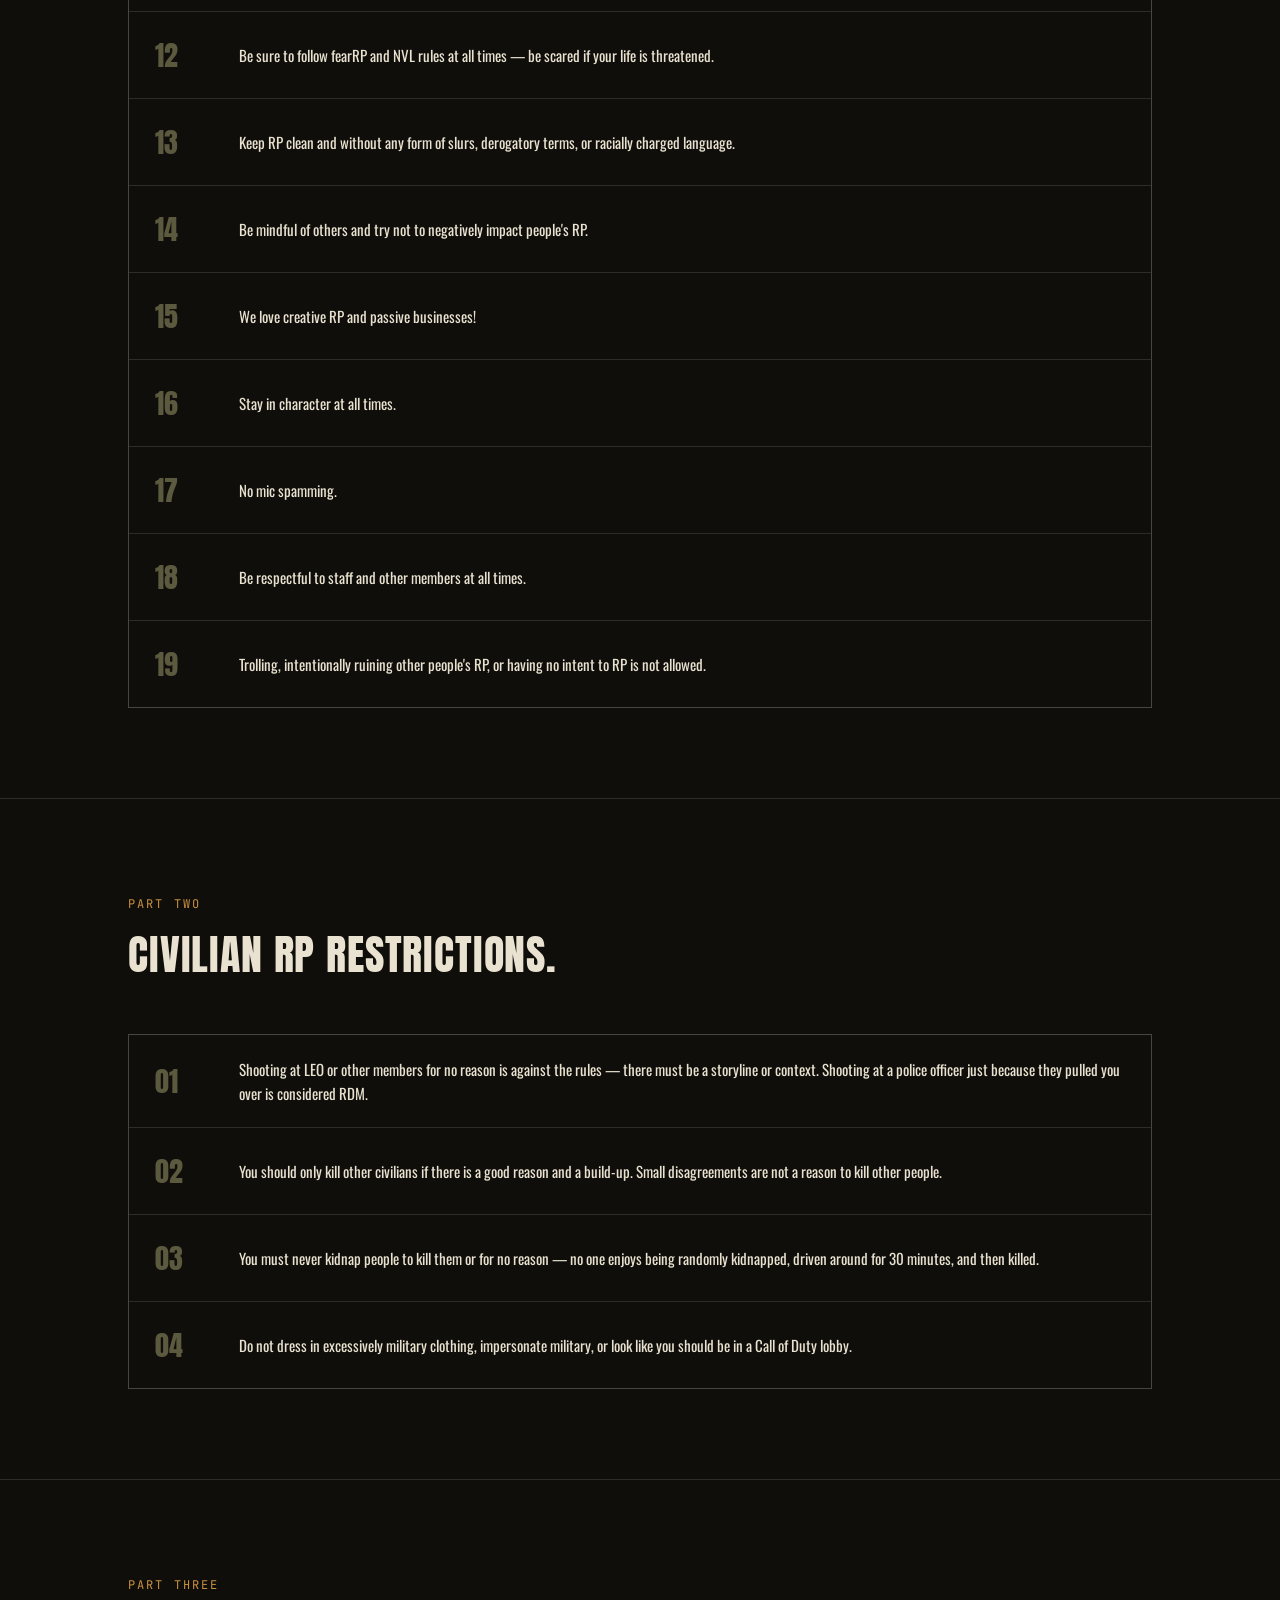
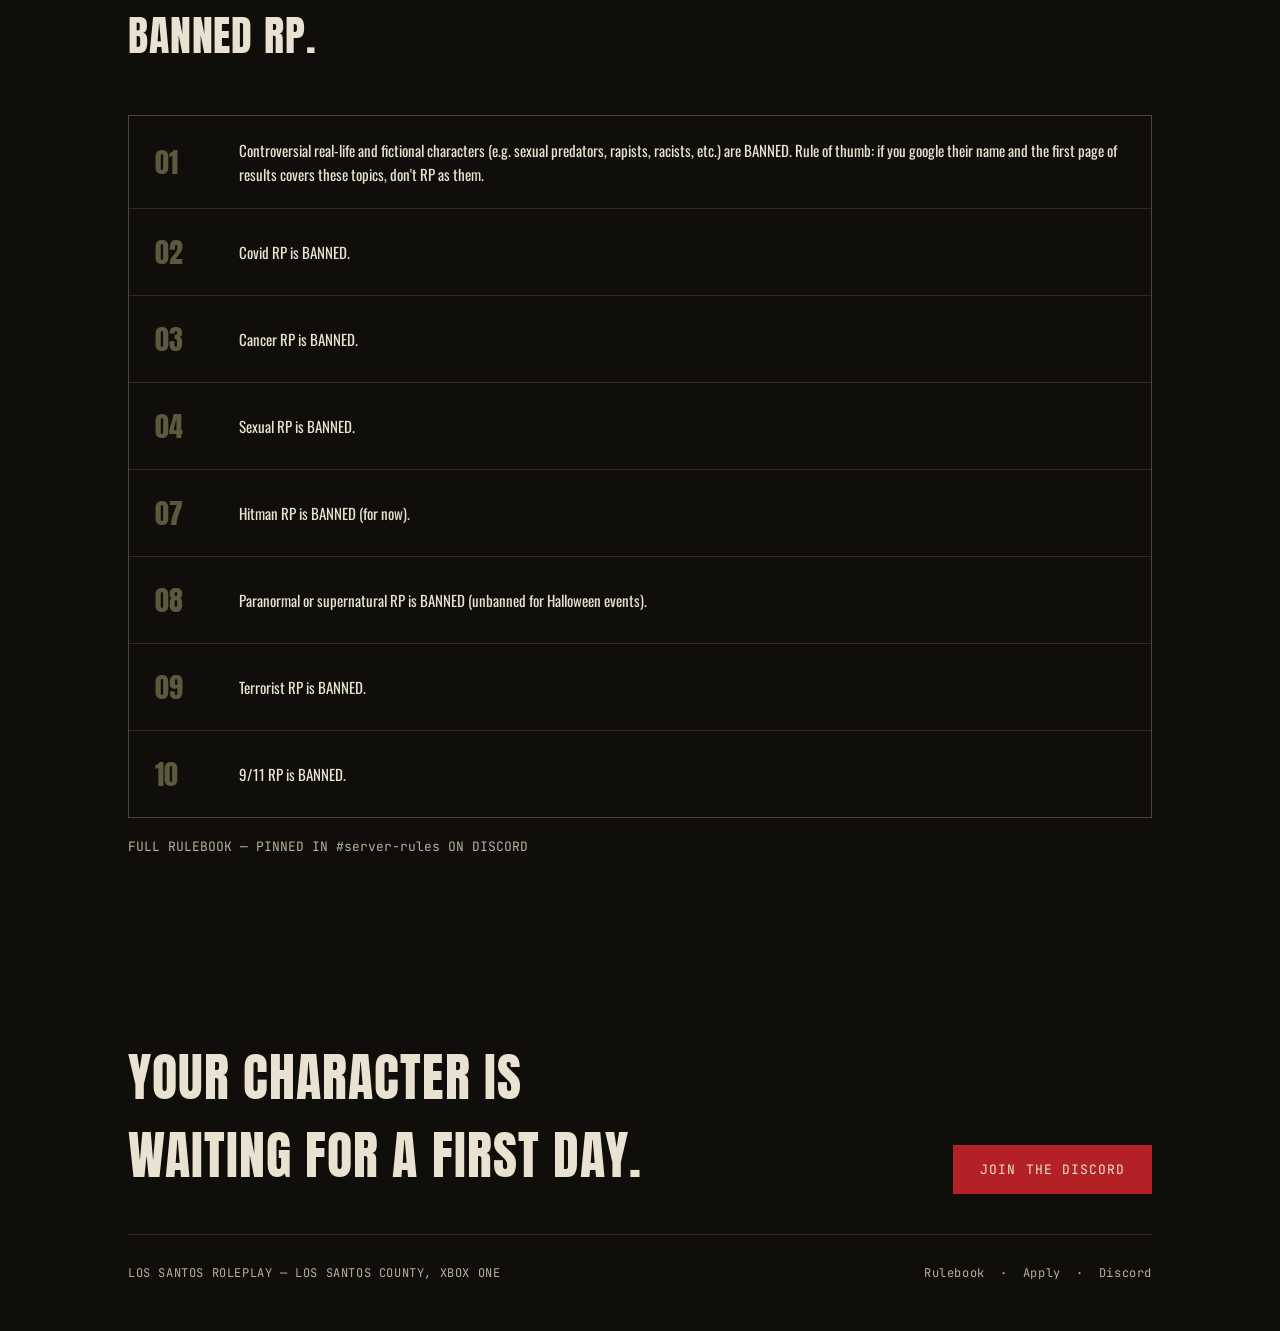
<file: rules.html>
<!DOCTYPE html>
<html lang="en">
<head>
<meta charset="UTF-8">
<meta name="viewport" content="width=device-width, initial-scale=1.0">
<title>Rules — Los Santos Roleplay</title>
<link rel="preconnect" href="https://fonts.googleapis.com">
<link rel="preconnect" href="https://fonts.gstatic.com" crossorigin>
<link href="https://fonts.googleapis.com/css2?family=Anton&family=Oswald:wght@400;500;600;700&family=JetBrains+Mono:wght@400;500;700&display=swap" rel="stylesheet">
<style>

  :root{
    --ink:#100e0b;
    --concrete:#211f1a;
    --concrete-2:#2c2a23;
    --paper:#e9e2d0;
    --paper-dim:#b8b09b;
    --brake:#b32127;
    --brake-dim:#7c1a1e;
    --ochre:#c9903f;
    --olive:#5b5a3f;
    --line: rgba(233,226,208,0.14);
  }
  *{box-sizing:border-box;}
  html{scroll-behavior:smooth;}
  body{
    margin:0;
    background:var(--ink);
    color:var(--paper);
    font-family:'Oswald',sans-serif;
    font-weight:400;
    overflow-x:hidden;
  }
  body::before{
    content:"";
    position:fixed;
    inset:0;
    pointer-events:none;
    z-index:999;
    opacity:0.05;
    background-image:
      repeating-linear-gradient(0deg, #000 0px, transparent 1px, transparent 2px, #000 3px),
      repeating-linear-gradient(90deg, #000 0px, transparent 1px, transparent 2px, #000 3px);
    mix-blend-mode:overlay;
  }
  h1,h2,h3{
    font-family:'Anton',sans-serif;
    font-weight:400;
    text-transform:uppercase;
    letter-spacing:0.02em;
    margin:0;
  }
  .eyebrow{
    font-family:'JetBrains Mono',monospace;
    font-size:12px;
    letter-spacing:0.18em;
    text-transform:uppercase;
    color:var(--ochre);
  }
  a{color:inherit;}
  .wrap{max-width:1080px;margin:0 auto;padding:0 28px;}

  nav{
    position:sticky;top:0;z-index:100;
    background:rgba(16,14,11,0.92);
    backdrop-filter:blur(6px);
    border-bottom:1px solid var(--line);
  }
  .nav-inner{
    max-width:1080px;margin:0 auto;padding:0 28px;
    display:flex;align-items:center;justify-content:space-between;
    height:64px;
  }
  .brand{
    font-family:'Anton',sans-serif;
    font-size:19px;
    letter-spacing:0.02em;
    white-space:nowrap;
    display:flex;align-items:center;gap:10px;
    text-decoration:none;
    color:var(--paper);
  }
  .brand .dot{width:10px;height:10px;background:var(--brake);border-radius:50%;box-shadow:0 0 0 3px rgba(179,33,39,0.25);}
  .tabs{display:flex;gap:2px;}
  .tabs a{
    font-family:'JetBrains Mono',monospace;
    font-size:12px;
    letter-spacing:0.08em;
    text-transform:uppercase;
    text-decoration:none;
    color:var(--paper-dim);
    padding:10px 14px;
    border:1px solid transparent;
    border-bottom:none;
    transition:color .15s ease, border-color .15s ease, background .15s ease;
  }
  .tabs a:hover{color:var(--paper);background:var(--concrete);border-color:var(--line);}
  .tabs a.active{color:var(--paper);border-color:var(--line);background:var(--concrete);}
  .tabs a:focus-visible{outline:2px solid var(--ochre);outline-offset:-2px;}
  @media (max-width:760px){ .tabs{display:none;} }

  .pagehero{
    position:relative;
    padding:80px 0 60px;
    background:
      radial-gradient(ellipse at 20% -10%, rgba(179,33,39,0.16), transparent 55%),
      linear-gradient(180deg, var(--ink) 0%, #0b0a08 100%);
    border-bottom:1px solid var(--line);
  }
  .pagehero h1{font-size:clamp(38px,6vw,64px);line-height:0.95;}
  .pagehero p{max-width:560px;color:var(--paper-dim);font-size:17px;line-height:1.6;margin-top:20px;}

  .hero{
    position:relative;
    padding:120px 0 90px;
    background:
      radial-gradient(ellipse at 20% -10%, rgba(179,33,39,0.16), transparent 55%),
      linear-gradient(180deg, var(--ink) 0%, #0b0a08 100%);
    border-bottom:1px solid var(--line);
  }
  .case-tag{
    display:inline-flex;align-items:center;gap:8px;
    font-family:'JetBrains Mono',monospace;
    font-size:12px;letter-spacing:0.12em;
    color:var(--paper-dim);
    border:1px solid var(--line);
    padding:6px 12px;
    margin-bottom:28px;
  }
  .case-tag .dot{width:7px;height:7px;background:var(--ochre);border-radius:50%;}
  .hero h1{
    font-size:clamp(52px,9vw,104px);
    line-height:0.92;
    color:var(--paper);
  }
  .hero h1 span{color:var(--brake);}
  .hero-sub{
    max-width:540px;
    font-size:18px;
    line-height:1.6;
    color:var(--paper-dim);
    margin:24px 0 40px;
  }
  .cta-row{display:flex;gap:16px;flex-wrap:wrap;align-items:center;}
  .btn{
    font-family:'JetBrains Mono',monospace;
    font-size:13px;letter-spacing:0.08em;text-transform:uppercase;
    text-decoration:none;
    padding:15px 26px;
    display:inline-block;
    border:1px solid var(--line);
    transition:transform .15s ease, background .15s ease, border-color .15s ease;
  }
  .btn-primary{background:var(--brake);border-color:var(--brake);color:var(--paper);}
  .btn-primary:hover{background:var(--brake-dim);transform:translateY(-2px);}
  .btn-ghost{color:var(--paper);}
  .btn-ghost:hover{border-color:var(--ochre);color:var(--ochre);transform:translateY(-2px);}

  .stamp{
    position:absolute;
    right:6%;
    top:110px;
    border:4px solid var(--brake);
    color:var(--brake);
    font-family:'Anton',sans-serif;
    font-size:20px;
    letter-spacing:0.08em;
    padding:10px 18px;
    transform:rotate(9deg);
    opacity:0.85;
    text-align:center;
  }
  .stamp small{display:block;font-family:'JetBrains Mono',monospace;font-size:10px;letter-spacing:0.15em;margin-top:4px;color:var(--brake);}
  @media (max-width:760px){ .stamp{display:none;} }

  .ticker{
    background:var(--concrete);
    border-bottom:1px solid var(--line);
    padding:14px 0;
    font-family:'JetBrains Mono',monospace;
    font-size:12px;
    letter-spacing:0.06em;
    color:var(--paper-dim);
    overflow:hidden;
  }
  .ticker-inner{display:flex;gap:48px;flex-wrap:wrap;}
  .ticker-inner .item{white-space:nowrap;}
  .ticker-inner .item b{color:var(--paper);font-weight:500;}
  .status-on{color:#7fae5b;}

  section{padding:90px 0;border-bottom:1px solid var(--line);}
  section:last-of-type{border-bottom:none;}
  .section-head{margin-bottom:48px;max-width:640px;}
  .section-head h2{font-size:clamp(30px,4vw,42px);margin-top:10px;}
  .section-head p{color:var(--paper-dim);font-size:16px;line-height:1.6;margin-top:14px;}

  .city-grid{display:grid;grid-template-columns:1.1fr 0.9fr;gap:50px;align-items:start;}
  @media (max-width:800px){ .city-grid{grid-template-columns:1fr;} }
  .city-copy p{color:var(--paper-dim);font-size:16px;line-height:1.75;margin:0 0 16px;}
  .redact{background:var(--paper);color:var(--paper);border-radius:2px;}
  .file-card{
    background:var(--concrete);
    border:1px solid var(--line);
    padding:26px;
  }
  .file-card .eyebrow{margin-bottom:14px;display:block;}
  .file-list{list-style:none;margin:0;padding:0;}
  .file-list li{
    display:flex;justify-content:space-between;
    padding:10px 0;
    border-bottom:1px dashed var(--line);
    font-size:14px;
  }
  .file-list li:last-child{border-bottom:none;}
  .file-list li span:last-child{color:var(--ochre);font-family:'JetBrains Mono',monospace;font-size:13px;}

  .faction-grid{display:grid;grid-template-columns:repeat(auto-fit,minmax(230px,1fr));gap:1px;background:var(--line);border:1px solid var(--line);}
  .faction-card{
    background:var(--ink);
    padding:28px 24px;
    transition:background .2s ease;
  }
  .faction-card:hover{background:var(--concrete);}
  .faction-card .tag{
    font-family:'JetBrains Mono',monospace;font-size:11px;letter-spacing:0.1em;
    color:var(--brake);text-transform:uppercase;margin-bottom:10px;display:block;
  }
  .faction-card h3{font-size:24px;margin-bottom:10px;}
  .faction-card p{color:var(--paper-dim);font-size:14px;line-height:1.6;margin:0;}

  .rules-list{display:flex;flex-direction:column;gap:1px;background:var(--line);border:1px solid var(--line);}
  .rule-row{
    background:var(--ink);
    display:grid;grid-template-columns:64px 1fr;gap:20px;
    padding:22px 26px;
  }
  .rule-row .num{font-family:'Anton',sans-serif;font-size:28px;color:var(--olive);}
  .rule-row h3{font-size:17px;text-transform:none;font-family:'Oswald',sans-serif;font-weight:600;letter-spacing:0;margin-bottom:6px;}
  .rule-row p{color:var(--paper-dim);font-size:14px;line-height:1.6;margin:0;}
  .rule-row.rule-simple{align-items:center;}
  .rule-row.rule-simple p{color:var(--paper);font-size:15px;line-height:1.6;}
  .rules-note{margin-top:20px;color:var(--paper-dim);font-size:13px;font-family:'JetBrains Mono',monospace;}

  .steps{display:grid;grid-template-columns:repeat(4,1fr);gap:24px;}
  @media (max-width:820px){ .steps{grid-template-columns:1fr 1fr;} }
  @media (max-width:520px){ .steps{grid-template-columns:1fr;} }
  .step{border:1px solid var(--line);padding:24px 20px;background:var(--concrete);}
  .step .n{font-family:'JetBrains Mono',monospace;color:var(--ochre);font-size:12px;letter-spacing:0.1em;margin-bottom:12px;}
  .step h3{font-size:18px;text-transform:none;font-family:'Oswald',sans-serif;font-weight:600;letter-spacing:0;margin-bottom:8px;}
  .step p{color:var(--paper-dim);font-size:14px;line-height:1.55;margin:0;}

  .teaser-grid{display:grid;grid-template-columns:repeat(auto-fit,minmax(220px,1fr));gap:1px;background:var(--line);border:1px solid var(--line);}
  .teaser-card{
    background:var(--ink);
    padding:30px 26px;
    text-decoration:none;
    color:var(--paper);
    display:block;
    transition:background .2s ease;
  }
  .teaser-card:hover{background:var(--concrete);}
  .teaser-card .eyebrow{display:block;margin-bottom:12px;}
  .teaser-card h3{font-size:22px;margin-bottom:10px;}
  .teaser-card p{color:var(--paper-dim);font-size:14px;line-height:1.6;margin:0 0 14px;}
  .teaser-card .go{font-family:'JetBrains Mono',monospace;font-size:12px;letter-spacing:0.08em;color:var(--ochre);text-transform:uppercase;}

  .discord-card{
    background:var(--concrete);
    border:1px solid var(--line);
    padding:40px;
    display:flex;justify-content:space-between;align-items:center;flex-wrap:wrap;gap:24px;
  }
  .discord-card h3{font-size:26px;margin-bottom:10px;}
  .discord-card p{color:var(--paper-dim);font-size:15px;max-width:420px;margin:0;}

  footer{padding:80px 0 50px;}
  .connect{
    display:flex;justify-content:space-between;align-items:flex-end;flex-wrap:wrap;gap:32px;
    padding-bottom:40px;border-bottom:1px solid var(--line);margin-bottom:30px;
  }
  .connect h2{font-size:clamp(30px,5vw,52px);max-width:520px;}
  .foot-meta{
    display:flex;justify-content:space-between;flex-wrap:wrap;gap:16px;
    font-family:'JetBrains Mono',monospace;font-size:12px;color:var(--paper-dim);letter-spacing:0.05em;
  }
  .foot-meta a{text-decoration:none;color:var(--paper-dim);}
  .foot-meta a:hover{color:var(--brake);}

  /* Staff nav link */
  .nav-right{display:flex;align-items:center;}
  .staff-link{
    font-family:'JetBrains Mono',monospace;
    font-size:11px;letter-spacing:0.08em;text-transform:uppercase;
    color:var(--paper-dim);
    text-decoration:none;
    border:1px solid var(--line);
    padding:8px 12px;
    margin-left:14px;
    transition:color .15s ease, border-color .15s ease;
    white-space:nowrap;
  }
  .staff-link:hover, .staff-link.active{color:var(--ochre);border-color:var(--ochre);}

  /* Forms */
  .form-grid{display:grid;grid-template-columns:repeat(auto-fit,minmax(340px,1fr));gap:1px;background:var(--line);border:1px solid var(--line);}
  .form-card{background:var(--ink);padding:32px 28px;}
  .form-card h3{font-size:22px;margin-bottom:6px;}
  .form-card .form-desc{color:var(--paper-dim);font-size:14px;line-height:1.5;margin:0 0 24px;}
  .field{margin-bottom:18px;}
  .field label{
    display:block;font-family:'JetBrains Mono',monospace;font-size:11px;
    letter-spacing:0.08em;text-transform:uppercase;color:var(--paper-dim);margin-bottom:8px;
  }
  .field input, .field textarea, .field select{
    width:100%;background:var(--concrete);border:1px solid var(--line);
    color:var(--paper);font-family:'Oswald',sans-serif;font-size:15px;
    padding:11px 13px;border-radius:0;
  }
  .field input:focus, .field textarea:focus, .field select:focus{outline:none;border-color:var(--ochre);}
  .field textarea{resize:vertical;min-height:90px;}
  .form-msg{
    font-family:'JetBrains Mono',monospace;font-size:12px;letter-spacing:0.05em;
    margin-top:14px;min-height:16px;
  }
  .form-msg.ok{color:#7fae5b;}
  .form-msg.err{color:var(--brake);}
  .form-submit{width:100%;text-align:center;cursor:pointer;background:var(--brake);border:1px solid var(--brake);color:var(--paper);
    font-family:'JetBrains Mono',monospace;font-size:13px;letter-spacing:0.08em;text-transform:uppercase;
    padding:14px 20px;transition:background .15s ease;}
  .form-submit:hover{background:var(--brake-dim);}
  .form-submit:disabled{opacity:0.5;cursor:not-allowed;}

  /* Login card */
  .login-wrap{display:flex;justify-content:center;padding:40px 0;}
  .login-card{
    width:100%;max-width:380px;background:var(--concrete);border:1px solid var(--line);padding:36px 32px;
  }
  .login-card h2{font-size:24px;margin-bottom:24px;}

  /* Staff dashboard */
  .dash-head{display:flex;justify-content:space-between;align-items:center;flex-wrap:wrap;gap:16px;margin-bottom:36px;}
  .dash-head .who{font-family:'JetBrains Mono',monospace;font-size:12px;color:var(--paper-dim);margin-top:8px;}
  .btn-signout{
    font-family:'JetBrains Mono',monospace;font-size:12px;letter-spacing:0.08em;text-transform:uppercase;
    background:transparent;border:1px solid var(--line);color:var(--paper);padding:10px 16px;cursor:pointer;
  }
  .btn-signout:hover{border-color:var(--brake);color:var(--brake);}
  .app-table{width:100%;border-collapse:collapse;margin-bottom:12px;}
  .app-table th{
    text-align:left;font-family:'JetBrains Mono',monospace;font-size:11px;letter-spacing:0.08em;text-transform:uppercase;
    color:var(--paper-dim);border-bottom:1px solid var(--line);padding:10px 12px;
  }
  .app-table td{border-bottom:1px solid var(--line);padding:12px;font-size:14px;vertical-align:top;}
  .app-table select{
    background:var(--concrete);color:var(--paper);border:1px solid var(--line);font-family:'JetBrains Mono',monospace;
    font-size:12px;padding:6px 8px;
  }
  .empty-note{color:var(--paper-dim);font-family:'JetBrains Mono',monospace;font-size:13px;padding:20px 0;}

  ::selection{background:var(--brake);color:var(--paper);}

</style>

</head>
<body>

<nav>
  <div class="nav-inner">
    <a class="brand" href="home.html"><span class="dot"></span>LOS SANTOS ROLEPLAY</a>
    <div class="nav-right">
      <div class="tabs">
        <a href="home.html">Home</a><a href="city.html">The City</a><a href="departments.html">Departments</a><a href="rules.html" class="active">Rules</a><a href="apply.html">Apply</a><a href="discord.html">Discord</a>
      </div>
      <a class="staff-link" href="login.html">Staff Login</a>
    </div>
  </div>
</nav>

<header class="pagehero">
  <div class="wrap">
    <span class="eyebrow">Case file 02 — standing orders</span>
    <h1 style="margin-top:10px;">The rulebook.</h1>
    <p>Every rule currently enforced in Los Santos Roleplay, split into general conduct, civilian RP restrictions, and banned RP. This list is also pinned in Discord — that copy is always the source of truth.</p>
  </div>
</header>

<section>
  <div class="wrap">
    <div class="section-head">
      <span class="eyebrow">Part one</span>
      <h2>General rules.</h2>
    </div>
    <div class="rules-list">
      <div class="rule-row rule-simple">
        <div class="num">01</div>
        <p>No RDM.</p>
      </div>
      <div class="rule-row rule-simple">
        <div class="num">02</div>
        <p>No VDM.</p>
      </div>
      <div class="rule-row rule-simple">
        <div class="num">03</div>
        <p>No powergaming.</p>
      </div>
      <div class="rule-row rule-simple">
        <div class="num">04</div>
        <p>No metagaming.</p>
      </div>
      <div class="rule-row rule-simple">
        <div class="num">05</div>
        <p>No ERP.</p>
      </div>
      <div class="rule-row rule-simple">
        <div class="num">06</div>
        <p>No FRP.</p>
      </div>
      <div class="rule-row rule-simple">
        <div class="num">07</div>
        <p>No cop baiting.</p>
      </div>
      <div class="rule-row rule-simple">
        <div class="num">08</div>
        <p>No civ baiting.</p>
      </div>
      <div class="rule-row rule-simple">
        <div class="num">09</div>
        <p>No armoured vehicles.</p>
      </div>
      <div class="rule-row rule-simple">
        <div class="num">10</div>
        <p>Keep maps off at all times.</p>
      </div>
      <div class="rule-row rule-simple">
        <div class="num">11</div>
        <p>Keep driving realistic and RP out car crashes.</p>
      </div>
      <div class="rule-row rule-simple">
        <div class="num">12</div>
        <p>Be sure to follow fearRP and NVL rules at all times — be scared if your life is threatened.</p>
      </div>
      <div class="rule-row rule-simple">
        <div class="num">13</div>
        <p>Keep RP clean and without any form of slurs, derogatory terms, or racially charged language.</p>
      </div>
      <div class="rule-row rule-simple">
        <div class="num">14</div>
        <p>Be mindful of others and try not to negatively impact people's RP.</p>
      </div>
      <div class="rule-row rule-simple">
        <div class="num">15</div>
        <p>We love creative RP and passive businesses!</p>
      </div>
      <div class="rule-row rule-simple">
        <div class="num">16</div>
        <p>Stay in character at all times.</p>
      </div>
      <div class="rule-row rule-simple">
        <div class="num">17</div>
        <p>No mic spamming.</p>
      </div>
      <div class="rule-row rule-simple">
        <div class="num">18</div>
        <p>Be respectful to staff and other members at all times.</p>
      </div>
      <div class="rule-row rule-simple">
        <div class="num">19</div>
        <p>Trolling, intentionally ruining other people's RP, or having no intent to RP is not allowed.</p>
      </div>
    </div>
  </div>
</section>

<section>
  <div class="wrap">
    <div class="section-head">
      <span class="eyebrow">Part two</span>
      <h2>Civilian RP restrictions.</h2>
    </div>
    <div class="rules-list">
      <div class="rule-row rule-simple">
        <div class="num">01</div>
        <p>Shooting at LEO or other members for no reason is against the rules — there must be a storyline or context. Shooting at a police officer just because they pulled you over is considered RDM.</p>
      </div>
      <div class="rule-row rule-simple">
        <div class="num">02</div>
        <p>You should only kill other civilians if there is a good reason and a build-up. Small disagreements are not a reason to kill other people.</p>
      </div>
      <div class="rule-row rule-simple">
        <div class="num">03</div>
        <p>You must never kidnap people to kill them or for no reason — no one enjoys being randomly kidnapped, driven around for 30 minutes, and then killed.</p>
      </div>
      <div class="rule-row rule-simple">
        <div class="num">04</div>
        <p>Do not dress in excessively military clothing, impersonate military, or look like you should be in a Call of Duty lobby.</p>
      </div>
    </div>
  </div>
</section>

<section>
  <div class="wrap">
    <div class="section-head">
      <span class="eyebrow">Part three</span>
      <h2>Banned RP.</h2>
    </div>
    <div class="rules-list">
      <div class="rule-row rule-simple">
        <div class="num">01</div>
        <p>Controversial real-life and fictional characters (e.g. sexual predators, rapists, racists, etc.) are BANNED. Rule of thumb: if you google their name and the first page of results covers these topics, don't RP as them.</p>
      </div>
      <div class="rule-row rule-simple">
        <div class="num">02</div>
        <p>Covid RP is BANNED.</p>
      </div>
      <div class="rule-row rule-simple">
        <div class="num">03</div>
        <p>Cancer RP is BANNED.</p>
      </div>
      <div class="rule-row rule-simple">
        <div class="num">04</div>
        <p>Sexual RP is BANNED.</p>
      </div>
      <div class="rule-row rule-simple">
        <div class="num">07</div>
        <p>Hitman RP is BANNED (for now).</p>
      </div>
      <div class="rule-row rule-simple">
        <div class="num">08</div>
        <p>Paranormal or supernatural RP is BANNED (unbanned for Halloween events).</p>
      </div>
      <div class="rule-row rule-simple">
        <div class="num">09</div>
        <p>Terrorist RP is BANNED.</p>
      </div>
      <div class="rule-row rule-simple">
        <div class="num">10</div>
        <p>9/11 RP is BANNED.</p>
      </div>
    </div>
    <p class="rules-note">FULL RULEBOOK — PINNED IN #server-rules ON DISCORD</p>
  </div>
</section>

<footer>
  <div class="wrap">
    <div class="connect">
      <h2>Your character is<br>waiting for a first day.</h2>
      <a class="btn btn-primary" href="discord.html">Join the Discord</a>
    </div>
    <div class="foot-meta">
      <span>LOS SANTOS ROLEPLAY — LOS SANTOS COUNTY, XBOX ONE</span>
      <span><a href="rules.html">Rulebook</a> &nbsp;·&nbsp; <a href="apply.html">Apply</a> &nbsp;·&nbsp; <a href="discord.html">Discord</a></span>
    </div>
  </div>
</footer>

</body>
</html>
</file>
